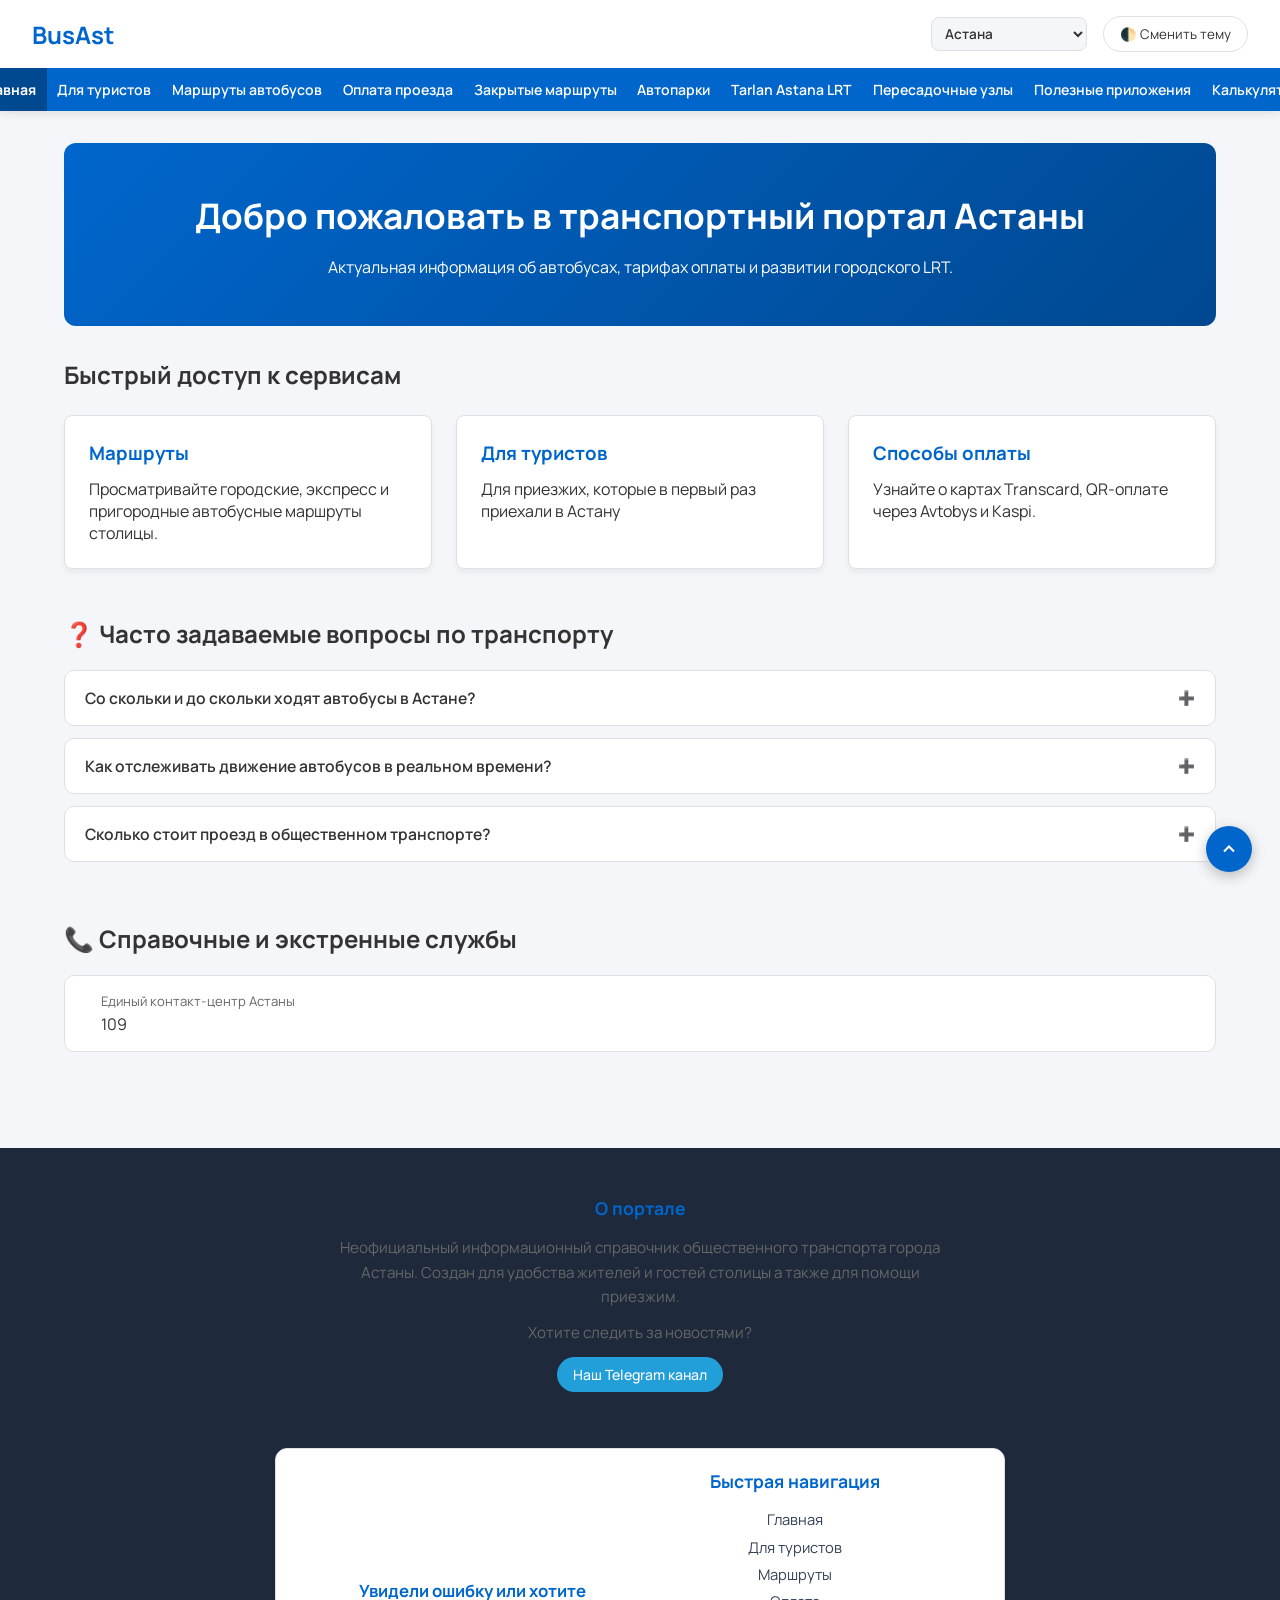
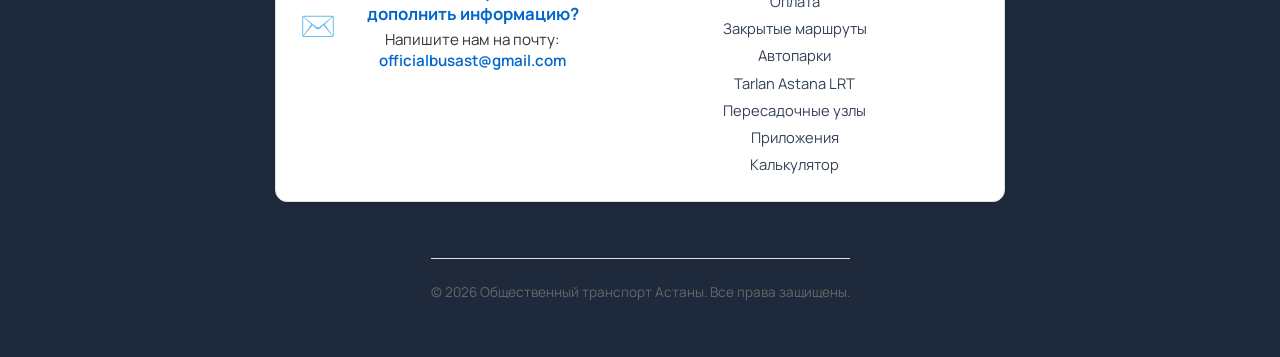
<file: index.html>
<!DOCTYPE html>
<html lang="ru">
<head>
    
<!-- Google tag (gtag.js) -->
<script async src="https://www.googletagmanager.com/gtag/js?id=G-H6PNS1T2KX"></script>
<script>
  window.dataLayer = window.dataLayer || [];
  function gtag(){dataLayer.push(arguments);}
  gtag('js', new Date());

  gtag('config', 'G-H6PNS1T2KX');
</script>

<link rel="manifest" href="manifest.json">
<meta name="theme-color" content="#0284c7">
<meta name="mobile-web-app-capable" content="yes">
<meta name="apple-mobile-web-app-status-bar-style" content="black-translucent">
<meta name="apple-mobile-web-app-title" content="BusAst">

<script>
  if ('serviceWorker' in navigator) {
    window.addEventListener('load', () => {
      navigator.serviceWorker.register('./sw.js')
        .then(reg => console.log('PWA Service Worker зарегистрирован успешно'))
        .catch(err => console.log('Ошибка регистрации PWA:', err));
    });
  }
</script>
    <meta charset="UTF-8">
    <meta name="viewport" content="width=device-width, initial-scale=1.0">
    <title>Автобусы Астаны</title>
    <meta property="og:title" content="Автобусы Астаны">
    <meta property="og:site_name" content="Автобусы Астаны">
    <script type="application/ld+json">
{
  "@context": "https://schema.org",
  "@type": "WebSite",
  "name": "Автобусы Астаны",
  "alternateName": ["BusAst", "busast.kz"],
  "url": "https://busast.kz/"
}
</script>
<link rel="canonical" href="https://busast.kz/">
    <meta name="description" content="Автобусы Астаны. Общественный транспорт Астаны" />
    <link rel="stylesheet" href="style.css">
    <link rel="icon" type="image/png" sizes="32x32" href="png/Gemini_Generated_Image_47ujsf47ujsf47uj.jpg">
    <link rel="icon" type ="image/png" sizes="16x16" href="png/Gemini_Generated_Image_47ujsf47ujsf47uj.jpg">
    <link rel="apple-touch-icon" sizes="180x180" href="png/Gemini_Generated_Image_47ujsf47ujsf47uj.jpg">
    <link rel="shortcut icon" href="png/Gemini_Generated_Image_47ujsf47ujsf47uj.jpg">
</head>
<body id="top">
  <header>
    <div class="header-container">
      <a href="index.html" class="logo">BusAst</a>
      <div class="header-controls">
      <select class="city-select" id="citySelect">
        <option value="astana" selected>Астана</option>
        <option value="almaty">Алматы (скоро)</option>
        <option value="shymkent">Шымкент (скоро)</option>
      </select>
    </div>
      <button class="theme-toggle" onclick="toggleTheme()">🌓 Сменить тему</button>
    </div>
    
  <nav>
      <div class="nav-container">
        <div class="nav-link active" data-href="index.html">Главная</div>
        <div class="nav-link" data-href="tourists.html">Для туристов</div>
        <div class="nav-link" data-href="routes.html">Маршруты автобусов</div>
        <div class="nav-link" data-href="payment.html">Оплата проезда</div>
        <div class="nav-link" data-href="closed.html">Закрытые маршруты</div>
        <div class="nav-link" data-href="parks.html">Автопарки</div>
        <div class="nav-link" data-href="lrt.html">Tarlan Astana LRT</div>
        <div class="nav-link" data-href="hubs.html">Пересадочные узлы</div>
        <div class="nav-link" data-href="apps.html">Полезные приложения</div>
        <div class="nav-link" data-href="calc.html">Калькулятор</div>
        </div>
    </nav>
  </header>

  <main>
    <div class="hero">
      <h1>Добро пожаловать в транспортный портал Астаны</h1>
      <p>Актуальная информация об автобусах, тарифах оплаты и развитии городского LRT.</p>
    </div>

    <h2>Быстрый доступ к сервисам</h2>
    <div class="grid-cards">
      <div class="card">
        <h3>Маршруты </h3>
        <p>Просматривайте городские, экспресс и пригородные автобусные маршруты столицы.</p>
      </div>
      <div class="card">
        <h3>Для туристов</h3>
        <p>Для приезжих, которые в первый раз приехали в Астану</p>
      </div>
      <div class="card">
        <h3>Способы оплаты</h3>
        <p>Узнайте о картах Transcard, QR-оплате через Avtobys и Kaspi.</p>
      </div>
    </div>

<section class="faq-section">
  <h2 class="section-title">❓ Часто задаваемые вопросы по транспорту</h2>
  <div class="faq-accordion">

    <details class="faq-item">
      <summary>Со скольки и до скольки ходят автобусы в Астане?</summary>
      <div class="faq-answer">
        Большинство городских маршрутов работают ежедневно с <strong>06:00 до 23:00</strong>. Интервалы движения в час пик составляют 5–10 минут, в вечернее время — до 15–20 минут.
      </div>
    </details>

    <details class="faq-item">
      <summary>Как отслеживать движение автобусов в реальном времени?</summary>
      <div class="faq-answer">
        Отслеживать движение транспорта в прямом эфире можно через мобильные приложения <strong>2GIS</strong> и <strong>Avtobys</strong>, где отображаются текущие геопозиции автобусов.
      </div>
    </details>

    <details class="faq-item">
      <summary>Сколько стоит проезд в общественном транспорте?</summary>
      <div class="faq-answer">
        Стоимость разового проезда по безналичному расчету (QR, карта Transcard, SMS, Bluetooth) составляет <strong>110 ₸</strong> на городских маршрутах. Проезд для детей до 18 лет — бесплатный при наличии валидации.
      </div>
    </details>

<section class="quick-contacts-section">
  <h2 class="section-title">📞 Справочные и экстренные службы</h2>
  
  <div class="quick-contacts-grid">
    <div class="qc-card">
      <span class="qc-icon"></span>
      <div class="qc-info">
        <span class="qc-label">Единый контакт-центр Астаны</span>
        <span class="phone" data-href="tel:109">109</span>
      </div>
    </div>
    </div>
  </div>
</section>
  </div>
</section>
  </main>
  <footer>
  <div class="footer-container">
    <div class="footer-section">
      <h4>О портале</h4>
      <p>Неофициальный информационный справочник общественного транспорта города Астаны. Создан для удобства жителей и гостей столицы а также для помощи приезжим.</p>
      
      <p style="margin-top: 0.75rem;">Хотите следить за новостями?</p>
      <a href="https://t.me/BusAstOfficial" target="_blank" class="telegram-link">
        Наш Telegram канал
      </a>
    </div>
    <div class="feedback-card">
  <div class="feedback-icon">✉️</div>
  <div class="feedback-content">
    <h4>Увидели ошибку или хотите дополнить информацию?</h4>
    <p>
      Напишите нам на почту: 
      <a href="mailto:officialbusast@gmail.com" class="email-link">officialbusast@gmail.com</a>
    </p>
  </div>

    <div class="footer-section">
      <h4>Быстрая навигация</h4>
      <ul class="footer-nav">
        <div class="footer-links">
        <div class="footer-link" data-href="index.html">Главная</div>
        <div class="footer-link" data-href="tourists.html">Для туристов</div>
        <div class="footer-link" data-href="routes.html">Маршруты</div>
        <div class="footer-link" data-href="payment.html">Оплата</div>
        <div class="footer-link" data-href="closed.html">Закрытые маршруты</div>
        <div class="footer-link" data-href="parks.html">Автопарки</div>
        <div class="footer-link" data-href="lrt.html">Tarlan Astana LRT</div>
        <div class="footer-link" data-href="hubs.html">Пересадочные узлы</div>
        <div class="footer-link" data-href="apps.html">Приложения</div>
        <div class="footer-link" data-href="calc.html">Калькулятор</div>
</div>
      </ul>
    </div>
  </div>
  <div class="footer-bottom">
    <p>&copy; 2026 Общественный транспорт Астаны. Все права защищены.</p>
  </div>
</footer>

  <script>
  
  function applySavedTheme() {
    const savedTheme = localStorage.getItem('theme') || 'light';
    document.documentElement.setAttribute('data-theme', savedTheme);
  }

 
  applySavedTheme();

  
  function toggleTheme() {
    const currentTheme = document.documentElement.getAttribute('data-theme');
    const newTheme = currentTheme === 'dark' ? 'light' : 'dark';
    
    document.documentElement.setAttribute('data-theme', newTheme);
    localStorage.setItem('theme', newTheme); 
  }
</script>
<div class="back-to-top" data-scroll-top title="Наверх">
  <svg width="20" height="20" viewBox="0 0 24 24" fill="none" stroke="currentColor" stroke-width="2.5"><path d="M18 15l-6-6-6 6"/></svg>
</div>
<script>
  document.addEventListener('click', function(e) {
   
    const scrollTopBtn = e.target.closest('[data-scroll-top]');
    if (scrollTopBtn) {
      window.scrollTo({ top: 0, behavior: 'smooth' });
      return;
    }

   
    const target = e.target.closest('[data-href]');
    if (target) {
      const url = target.getAttribute('data-href');
      const isExternal = target.getAttribute('data-target') === '_blank';

      
      if (e.ctrlKey || e.metaKey || e.button === 1) {
        window.open(url, '_blank');
        return;
      }

   
      if (isExternal) {
        window.open(url, '_blank', 'noopener,noreferrer');
      } else {
     
        window.location.href = url;
      }
    }
  });
</script>
</body>
</html>
</file>
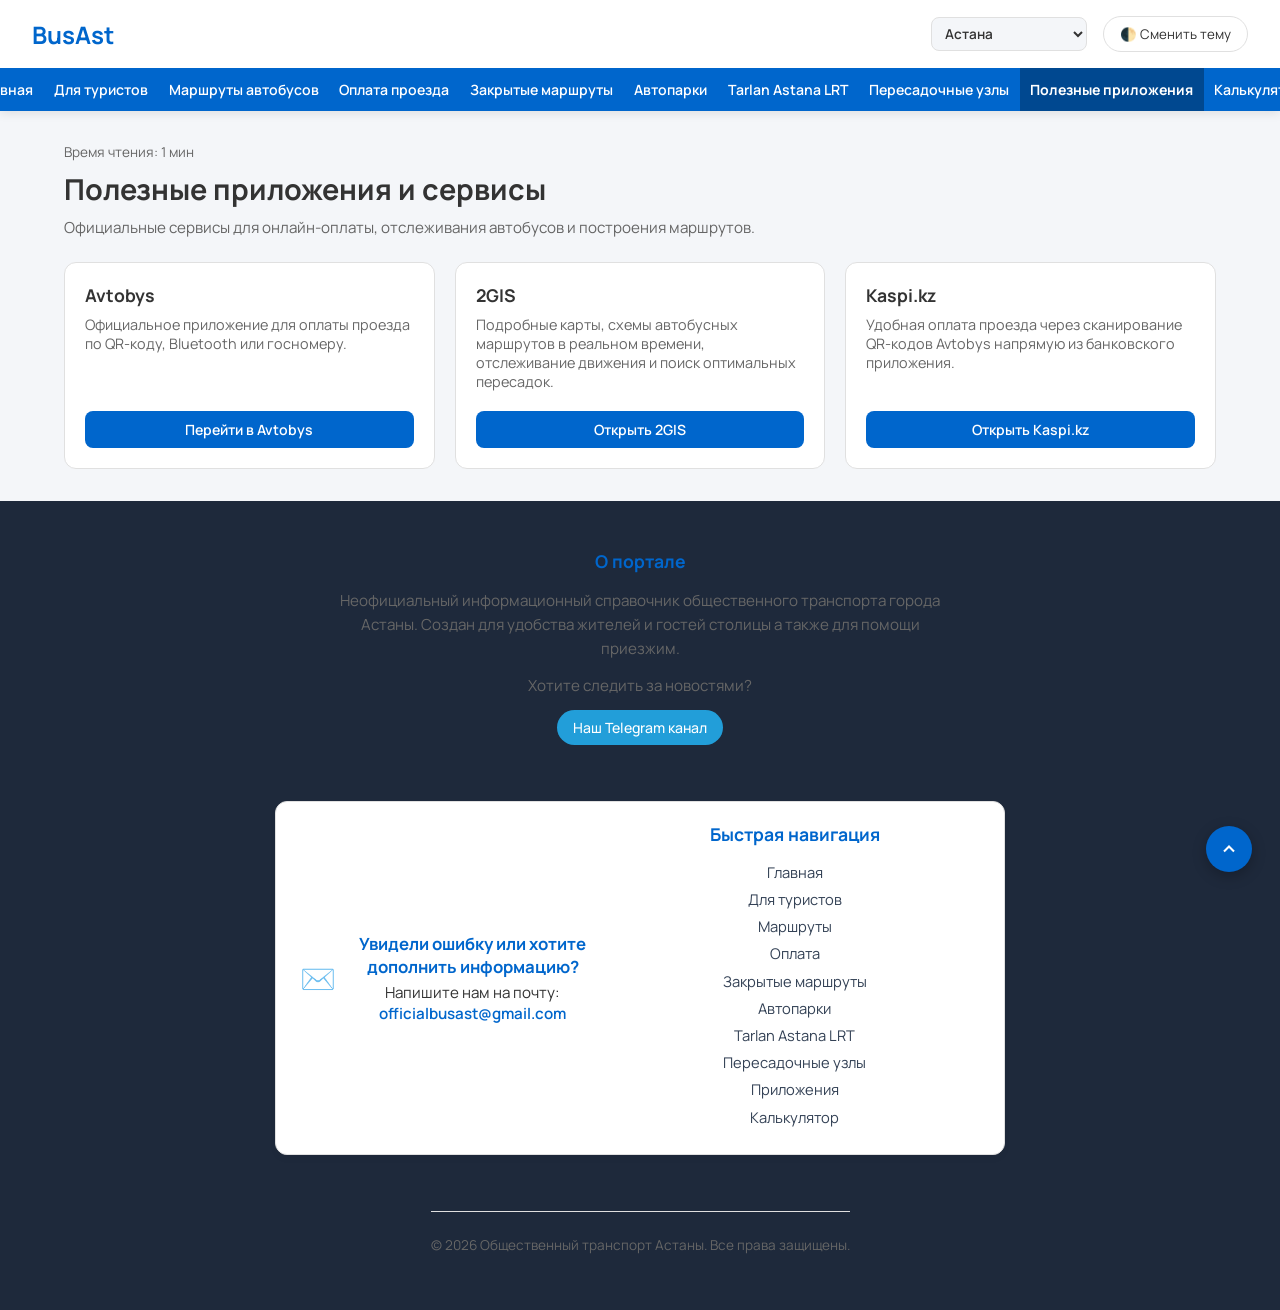
<file: apps.html>
<!DOCTYPE html>
<html lang="ru">
<head>
<!-- Google tag (gtag.js) -->
<script async src="https://www.googletagmanager.com/gtag/js?id=G-H6PNS1T2KX"></script>
<script>
  window.dataLayer = window.dataLayer || [];
  function gtag(){dataLayer.push(arguments);}
  gtag('js', new Date());

  gtag('config', 'G-H6PNS1T2KX');
</script>
<link rel="manifest" href="manifest.json">
<meta name="theme-color" content="#0284c7">
<meta name="mobile-web-app-capable" content="yes">
<meta name="apple-mobile-web-app-status-bar-style" content="black-translucent">
<meta name="apple-mobile-web-app-title" content="BusAst">

<script>
  if ('serviceWorker' in navigator) {
    window.addEventListener('load', () => {
      navigator.serviceWorker.register('./sw.js')
        .then(reg => console.log('PWA Service Worker зарегистрирован успешно'))
        .catch(err => console.log('Ошибка регистрации PWA:', err));
    });
  }
</script>
    <meta charset="UTF-8">
    <meta name="viewport" content="width=device-width, initial-scale=1.0">
    <title>Вокзалы и Аэропорт - Автобусы Астаны</title>
    <link rel="canonical" href="https://busast.kz/tourists.html">
    <meta name="description" content="Автобусы Астаны. Общественный транспорт Астаны" />
    <link rel="stylesheet" href="style.css">
    <link rel="icon" type="image/png" sizes="32x32" href="png/Gemini_Generated_Image_47ujsf47ujsf47uj.jpg">
<link rel="icon" type ="image/png" sizes="16x16" href="png/Gemini_Generated_Image_47ujsf47ujsf47uj.jpg">


<link rel="apple-touch-icon" sizes="180x180" href="png/Gemini_Generated_Image_47ujsf47ujsf47uj.jpg">
<link rel="shortcut icon" href="png/Gemini_Generated_Image_47ujsf47ujsf47uj.jpg">
</head>
<!DOCTYPE html>
<html lang="ru">
<body id="top">

  <header>
    <div class="header-container">
      <a href="index.html" class="logo">BusAst</a>
      <div class="header-controls">
      <select class="city-select" id="citySelect">
        <option value="astana" selected>Астана</option>
        <option value="almaty">Алматы (скоро)</option>
        <option value="shymkent">Шымкент (скоро)</option>
      </select>
    </div>
      <button class="theme-toggle" onclick="toggleTheme()">🌓 Сменить тему</button>
      
    </div>
  <nav>
      <div class="nav-container">
        <div class="nav-link" data-href="index.html">Главная</div>
        <div class="nav-link" data-href="tourists.html">Для туристов</div>
        <div class="nav-link" data-href="routes.html">Маршруты автобусов</div>
        <div class="nav-link" data-href="payment.html">Оплата проезда</div>
        <div class="nav-link" data-href="closed.html">Закрытые маршруты</div>
        <div class="nav-link" data-href="parks.html">Автопарки</div>
        <div class="nav-link" data-href="lrt.html">Tarlan Astana LRT</div>
        <div class="nav-link" data-href="hubs.html">Пересадочные узлы</div>
        <div class="nav-link active" data-href="apps.html">Полезные приложения</div>
        <div class="nav-link" data-href="calc.html">Калькулятор</div>
        </div>
    </nav>
  </header>
  <main class="page-container">
  <span class="reading-time">Время чтения: 1 мин</span>
  <h1 class="page-title">Полезные приложения и сервисы</h1>
  <p class="page-subtitle">Официальные сервисы для онлайн-оплаты, отслеживания автобусов и построения маршрутов.</p>

  <div class="apps-grid">
    <div class="app-card">
      <h3>Avtobys</h3>
      <p>Официальное приложение для оплаты проезда по QR-коду, Bluetooth или госномеру.</p>
      <a href="https://avtobys.kz/" target="_blank" rel="noopener" class="app-link">Перейти в Avtobys</a>
    </div>

    <div class="app-card">
      <h3>2GIS </h3>
      <p>Подробные карты, схемы автобусных маршрутов в реальном времени, отслеживание движения и поиск оптимальных пересадок.</p>
      <a href="https://2gis.kz/astana" target="_blank" rel="noopener" class="app-link">Открыть 2GIS</a>
    </div>

    <div class="app-card">
      <h3>Kaspi.kz</h3>
      <p>Удобная оплата проезда через сканирование QR-кодов Avtobys напрямую из банковского приложения.</p>
      <a href="https://kaspi.kz/" target="_blank" rel="noopener" class="app-link">Открыть Kaspi.kz</a>
    </div>
  </div>
</main>
  <footer>
  <div class="footer-container">
    <div class="footer-section">
      <h4>О портале</h4>
      <p>Неофициальный информационный справочник общественного транспорта города Астаны. Создан для удобства жителей и гостей столицы а также для помощи приезжим.</p>
      
      
      <p style="margin-top: 0.75rem;">Хотите следить за новостями?</p>
      <a href="https://t.me/BusAstOfficial" target="_blank" class="telegram-link">
        Наш Telegram канал
      </a>
    </div>
    <div class="feedback-card">
  <div class="feedback-icon">✉️</div>
  <div class="feedback-content">
    <h4>Увидели ошибку или хотите дополнить информацию?</h4>
    <p>
      Напишите нам на почту: 
      <a href="mailto:officialbusast@gmail.com" class="email-link">officialbusast@gmail.com</a>
    </p>
  </div>

     <div class="footer-section">
      <h4>Быстрая навигация</h4>
      <ul class="footer-nav">
        <div class="footer-links">
        <div class="footer-link" data-href="index.html">Главная</div>
        <div class="footer-link" data-href="tourists.html">Для туристов</div>
        <div class="footer-link" data-href="routes.html">Маршруты</div>
        <div class="footer-link" data-href="payment.html">Оплата</div>
        <div class="footer-link" data-href="closed.html">Закрытые маршруты</div>
        <div class="footer-link" data-href="parks.html">Автопарки</div>
        <div class="footer-link" data-href="lrt.html">Tarlan Astana LRT</div>
        <div class="footer-link" data-href="hubs.html">Пересадочные узлы</div>
        <div class="footer-link" data-href="apps.html">Приложения</div>
        <div class="footer-link" data-href="calc.html">Калькулятор</div>
      </ul>
    </div>
  </div>
  <div class="footer-bottom">
    <p>&copy; 2026 Общественный транспорт Астаны. Все права защищены.</p>
  </div>
</footer>

  <script>
    function applySavedTheme() {
      const savedTheme = localStorage.getItem('theme') || 'light';
      document.documentElement.setAttribute('data-theme', savedTheme);
    }
    applySavedTheme();

    function toggleTheme() {
      const currentTheme = document.documentElement.getAttribute('data-theme');
      const newTheme = currentTheme === 'dark' ? 'light' : 'dark';
      document.documentElement.setAttribute('data-theme', newTheme);
      localStorage.setItem('theme', newTheme);
    }
  </script>
 <div class="back-to-top" data-scroll-top title="Наверх">
  <svg width="20" height="20" viewBox="0 0 24 24" fill="none" stroke="currentColor" stroke-width="2.5"><path d="M18 15l-6-6-6 6"/></svg>
</div>
<script>
  document.addEventListener('click', function(e) {
   
    const scrollTopBtn = e.target.closest('[data-scroll-top]');
    if (scrollTopBtn) {
      window.scrollTo({ top: 0, behavior: 'smooth' });
      return;
    }

   
    const target = e.target.closest('[data-href]');
    if (target) {
      const url = target.getAttribute('data-href');
      const isExternal = target.getAttribute('data-target') === '_blank';

      
      if (e.ctrlKey || e.metaKey || e.button === 1) {
        window.open(url, '_blank');
        return;
      }

   
      if (isExternal) {
        window.open(url, '_blank', 'noopener,noreferrer');
      } else {
     
        window.location.href = url;
      }
    }
  });
</script>
</body>
</html>
</file>
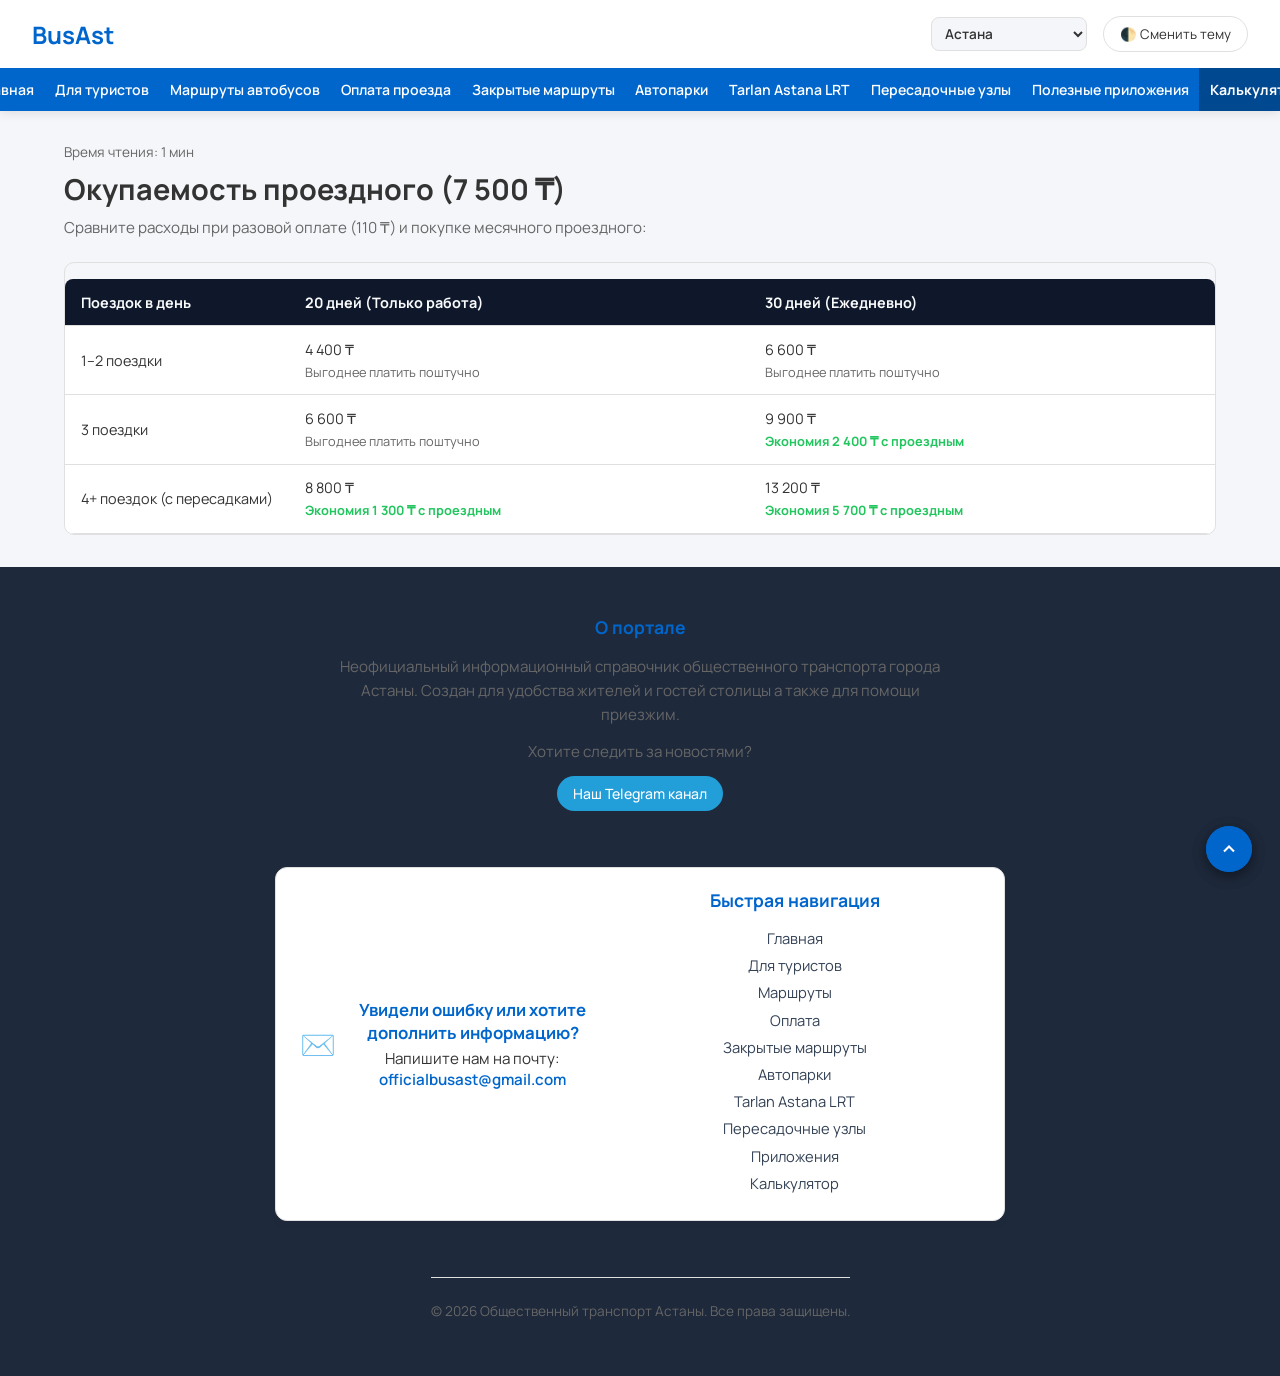
<file: calc.html>
<!DOCTYPE html>
<html lang="ru">
<head>
<!-- Google tag (gtag.js) -->
<script async src="https://www.googletagmanager.com/gtag/js?id=G-H6PNS1T2KX"></script>
<script>
  window.dataLayer = window.dataLayer || [];
  function gtag(){dataLayer.push(arguments);}
  gtag('js', new Date());

  gtag('config', 'G-H6PNS1T2KX');
</script>
<link rel="manifest" href="manifest.json">
<meta name="theme-color" content="#0284c7">
<meta name="mobile-web-app-capable" content="yes">
<meta name="apple-mobile-web-app-status-bar-style" content="black-translucent">
<meta name="apple-mobile-web-app-title" content="BusAst">

<script>
  if ('serviceWorker' in navigator) {
    window.addEventListener('load', () => {
      navigator.serviceWorker.register('./sw.js')
        .then(reg => console.log('PWA Service Worker зарегистрирован успешно'))
        .catch(err => console.log('Ошибка регистрации PWA:', err));
    });
  }
</script>
    <meta charset="UTF-8">
    <meta name="viewport" content="width=device-width, initial-scale=1.0">
    <title>Вокзалы и Аэропорт - Автобусы Астаны</title>
    <link rel="canonical" href="https://busast.kz/tourists.html">
    <meta name="description" content="Автобусы Астаны. Общественный транспорт Астаны" />
    <link rel="stylesheet" href="style.css">
    <link rel="icon" type="image/png" sizes="32x32" href="png/Gemini_Generated_Image_47ujsf47ujsf47uj.jpg">
<link rel="icon" type ="image/png" sizes="16x16" href="png/Gemini_Generated_Image_47ujsf47ujsf47uj.jpg">


<link rel="apple-touch-icon" sizes="180x180" href="png/Gemini_Generated_Image_47ujsf47ujsf47uj.jpg">
<link rel="shortcut icon" href="png/Gemini_Generated_Image_47ujsf47ujsf47uj.jpg">
</head>
<!DOCTYPE html>
<html lang="ru">
<body id="top">

  <header>
    <div class="header-container">
      <a href="index.html" class="logo">BusAst</a>
      <div class="header-controls">
      <select class="city-select" id="citySelect">
        <option value="astana" selected>Астана</option>
        <option value="almaty">Алматы (скоро)</option>
        <option value="shymkent">Шымкент (скоро)</option>
      </select>
    </div>
      <button class="theme-toggle" onclick="toggleTheme()">🌓 Сменить тему</button>  
    </div>
  <nav>
      <div class="nav-container">
        <div class="nav-link" data-href="index.html">Главная</div>
        <div class="nav-link" data-href="tourists.html">Для туристов</div>
        <div class="nav-link" data-href="routes.html">Маршруты автобусов</div>
        <div class="nav-link" data-href="payment.html">Оплата проезда</div>
        <div class="nav-link" data-href="closed.html">Закрытые маршруты</div>
        <div class="nav-link" data-href="parks.html">Автопарки</div>
        <div class="nav-link" data-href="lrt.html">Tarlan Astana LRT</div>
        <div class="nav-link" data-href="hubs.html">Пересадочные узлы</div>
        <div class="nav-link" data-href="apps.html">Полезные приложения</div>
        <div class="nav-link active" data-href="calc.html">Калькулятор</div>
        </div>
    </nav>
  </header>
  <main class="page-container">
  <span class="reading-time">Время чтения: 1 мин</span>
  <h1 class="page-title">Окупаемость проездного (7 500 ₸)</h1>
  <p class="page-subtitle">Сравните расходы при разовой оплате (110 ₸) и покупке месячного проездного:</p>

  <div class="table-container">
    <table class="calc-table">
      <thead>
        <tr>
          <th>Поездок в день</th>
          <th>20 дней (Только работа)</th>
          <th>30 дней (Ежедневно)</th>
        </tr>
      </thead>
      <tbody>
        <tr>
          <td>1–2 поездки</td>
          <td>4 400 ₸ <span class="badge-no">Выгоднее платить поштучно</span></td>
          <td>6 600 ₸ <span class="badge-no">Выгоднее платить поштучно</span></td>
        </tr>
        <tr>
          <td>3 поездки</td>
          <td>6 600 ₸ <span class="badge-no">Выгоднее платить поштучно</span></td>
          <td>9 900 ₸ <span class="badge-yes">Экономия 2 400 ₸ с проездным</span></td>
        </tr>
        <tr>
          <td>4+ поездок (с пересадками)</td>
          <td>8 800 ₸ <span class="badge-yes">Экономия 1 300 ₸ с проездным</span></td>
          <td>13 200 ₸ <span class="badge-yes">Экономия 5 700 ₸ с проездным</span></td>
        </tr>
      </tbody>
    </table>
  </div>
</main>
  <footer>
  <div class="footer-container">
    <div class="footer-section">
      <h4>О портале</h4>
      <p>Неофициальный информационный справочник общественного транспорта города Астаны. Создан для удобства жителей и гостей столицы а также для помощи приезжим.</p>
      
      
      <p style="margin-top: 0.75rem;">Хотите следить за новостями?</p>
      <a href="https://t.me/BusAstOfficial" target="_blank" class="telegram-link">
        Наш Telegram канал
      </a>
    </div>
    <div class="feedback-card">
  <div class="feedback-icon">✉️</div>
  <div class="feedback-content">
    <h4>Увидели ошибку или хотите дополнить информацию?</h4>
    <p>
      Напишите нам на почту: 
      <a href="mailto:officialbusast@gmail.com" class="email-link">officialbusast@gmail.com</a>
    </p>
  </div>

   <div class="footer-section">
      <h4>Быстрая навигация</h4>
      <ul class="footer-nav">
        <div class="footer-links">
        <div class="footer-link" data-href="index.html">Главная</div>
        <div class="footer-link" data-href="tourists.html">Для туристов</div>
        <div class="footer-link" data-href="routes.html">Маршруты</div>
        <div class="footer-link" data-href="payment.html">Оплата</div>
        <div class="footer-link" data-href="closed.html">Закрытые маршруты</div>
        <div class="footer-link" data-href="parks.html">Автопарки</div>
        <div class="footer-link" data-href="lrt.html">Tarlan Astana LRT</div>
        <div class="footer-link" data-href="hubs.html">Пересадочные узлы</div>
        <div class="footer-link" data-href="apps.html">Приложения</div>
        <div class="footer-link" data-href="calc.html">Калькулятор</div>
      </ul>
    </div>
  </div>
  <div class="footer-bottom">
    <p>&copy; 2026 Общественный транспорт Астаны. Все права защищены.</p>
  </div>
</footer>

  <script>
    function applySavedTheme() {
      const savedTheme = localStorage.getItem('theme') || 'light';
      document.documentElement.setAttribute('data-theme', savedTheme);
    }
    applySavedTheme();

    function toggleTheme() {
      const currentTheme = document.documentElement.getAttribute('data-theme');
      const newTheme = currentTheme === 'dark' ? 'light' : 'dark';
      document.documentElement.setAttribute('data-theme', newTheme);
      localStorage.setItem('theme', newTheme);
    }
  </script>
  <a href="#top" class="back-to-top" title="Вернуться наверх" aria-label="Вернуться наверх">
  <svg width="20" height="20" viewBox="0 0 24 24" fill="none" stroke="currentColor" stroke-width="2.5" stroke-linecap="round" stroke-linejoin="round">
    <path d="M18 15l-6-6-6 6"/>
  </svg>
</a>
<div class="back-to-top" data-scroll-top title="Наверх">
  <svg width="20" height="20" viewBox="0 0 24 24" fill="none" stroke="currentColor" stroke-width="2.5"><path d="M18 15l-6-6-6 6"/></svg>
</div>
<script>
  document.addEventListener('click', function(e) {
   
    const scrollTopBtn = e.target.closest('[data-scroll-top]');
    if (scrollTopBtn) {
      window.scrollTo({ top: 0, behavior: 'smooth' });
      return;
    }

   
    const target = e.target.closest('[data-href]');
    if (target) {
      const url = target.getAttribute('data-href');
      const isExternal = target.getAttribute('data-target') === '_blank';

      
      if (e.ctrlKey || e.metaKey || e.button === 1) {
        window.open(url, '_blank');
        return;
      }

   
      if (isExternal) {
        window.open(url, '_blank', 'noopener,noreferrer');
      } else {
     
        window.location.href = url;
      }
    }
  });
</script>
<script>
  document.addEventListener('click', function(e) {

    const scrollTopBtn = e.target.closest('[data-scroll-top]');
    if (scrollTopBtn) {
      window.scrollTo({ top: 0, behavior: 'smooth' });
      return;
    }

  
    const target = e.target.closest('[data-href]');
    if (target) {
      const url = target.getAttribute('data-href');
      const isExternal = target.getAttribute('data-target') === '_blank';

      if (e.ctrlKey || e.metaKey || e.button === 1) {
        window.open(url, '_blank');
        return;
      }

      if (isExternal) {
        window.open(url, '_blank', 'noopener,noreferrer');
      } else {
        window.location.href = url;
      }
    }
  });
</script>
</body>
</body>
</html>
</file>
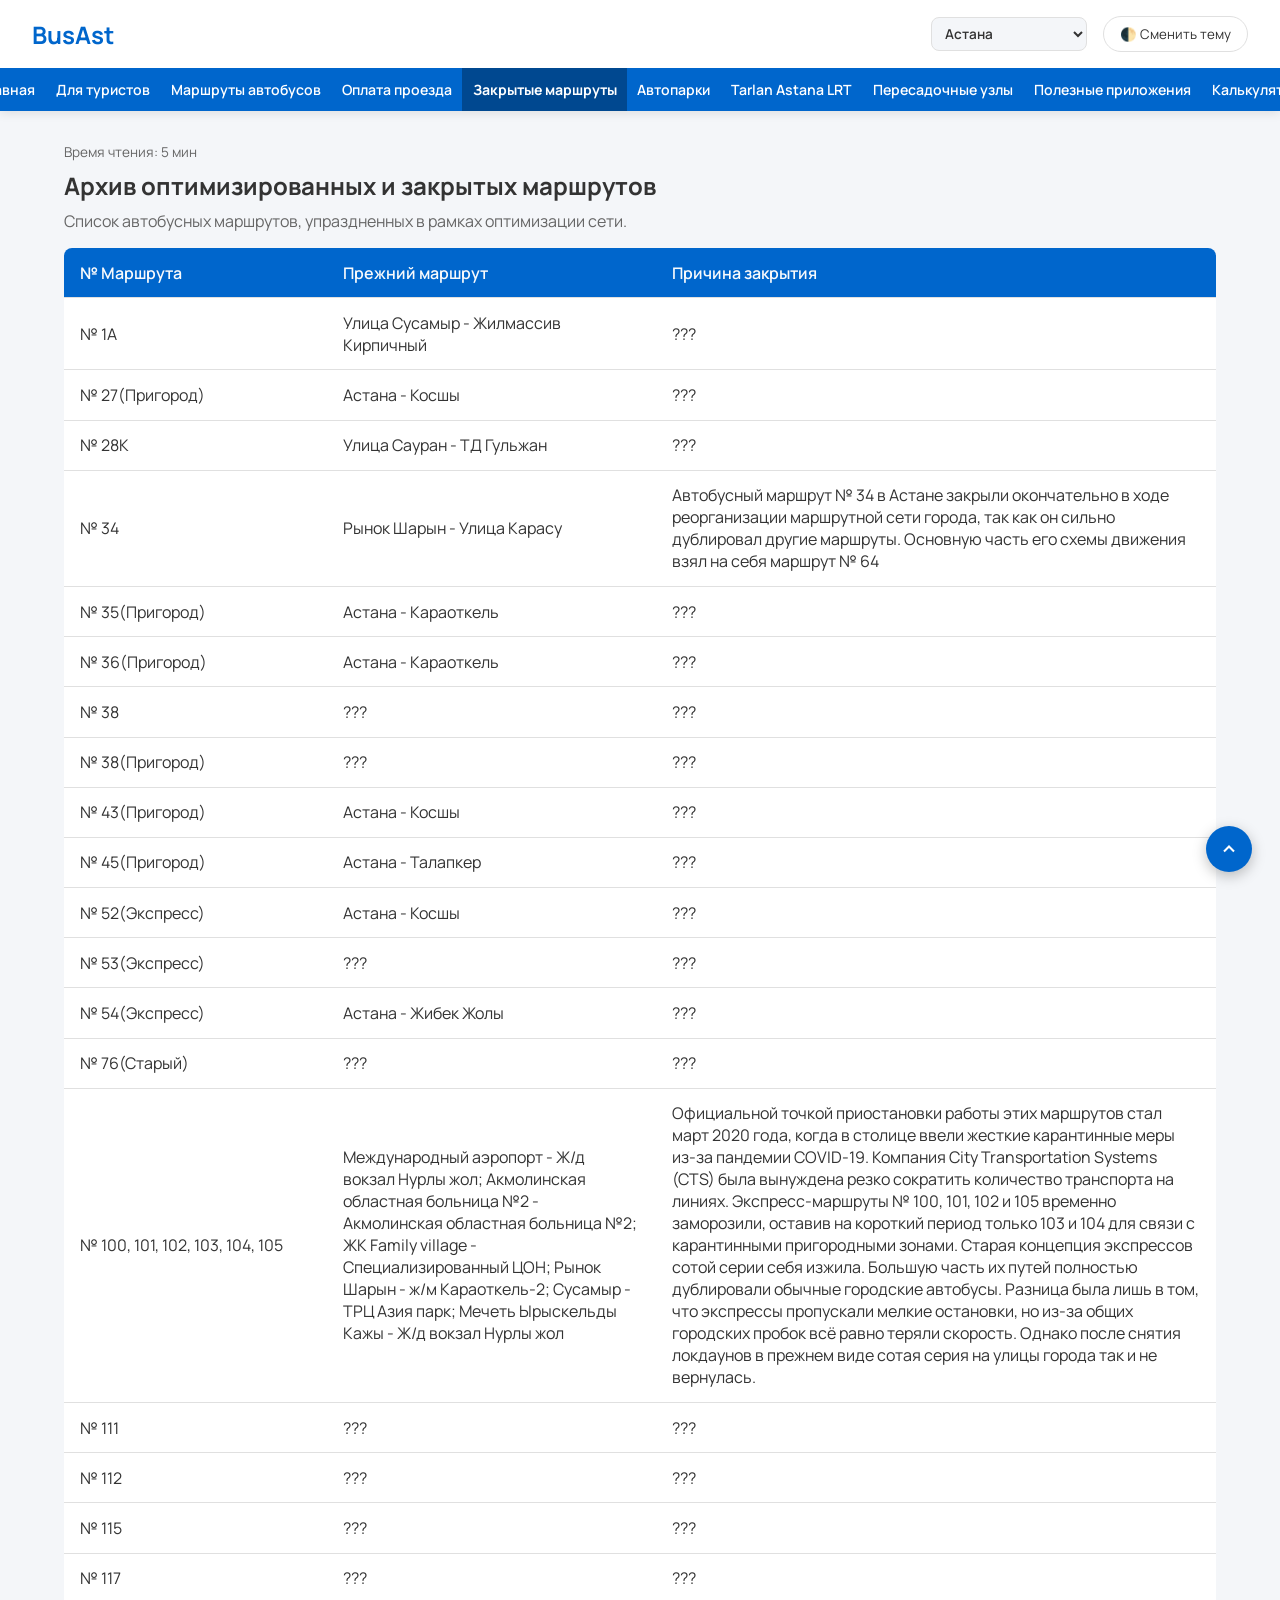
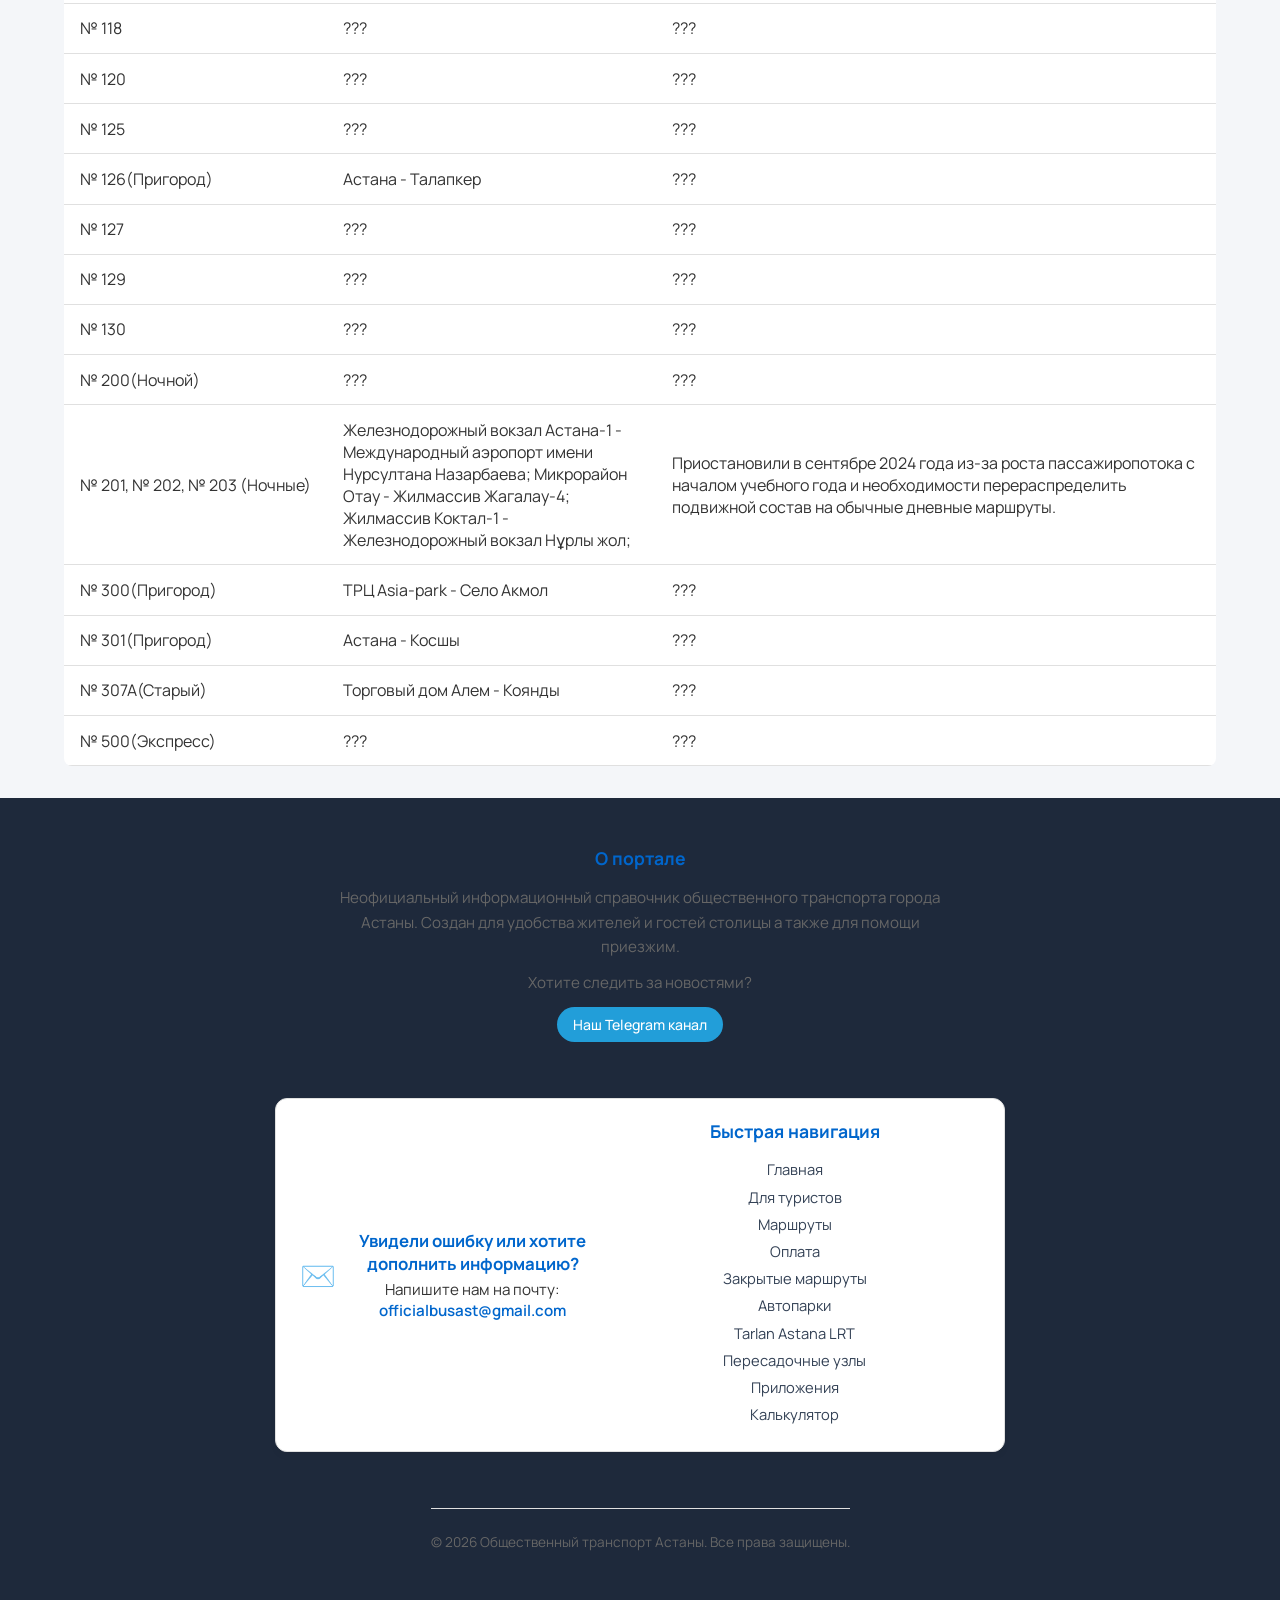
<file: closed.html>
<!DOCTYPE html>
<html lang="ru">
<head>
<!-- Google tag (gtag.js) -->
<script async src="https://www.googletagmanager.com/gtag/js?id=G-H6PNS1T2KX"></script>
<script>
  window.dataLayer = window.dataLayer || [];
  function gtag(){dataLayer.push(arguments);}
  gtag('js', new Date());

  gtag('config', 'G-H6PNS1T2KX');
</script>
<link rel="manifest" href="manifest.json">
<meta name="theme-color" content="#0284c7">
<meta name="mobile-web-app-capable" content="yes">
<meta name="apple-mobile-web-app-status-bar-style" content="black-translucent">
<meta name="apple-mobile-web-app-title" content="BusAst">

<script>
  if ('serviceWorker' in navigator) {
    window.addEventListener('load', () => {
      navigator.serviceWorker.register('./sw.js')
        .then(reg => console.log('PWA Service Worker зарегистрирован успешно'))
        .catch(err => console.log('Ошибка регистрации PWA:', err));
    });
  }
</script>
    <meta charset="UTF-8">
    <meta name="viewport" content="width=device-width, initial-scale=1.0">
    <title>Закрытые маршруты - Автобусы Астаны</title>
    <link rel="canonical" href="https://busast.kz/closed.html">
    <link rel="stylesheet" href="style.css">
    <link rel="icon" type="image/png" sizes="32x32" href="png/Gemini_Generated_Image_47ujsf47ujsf47uj.jpg">
<link rel="icon" type ="image/png" sizes="16x16" href="png/Gemini_Generated_Image_47ujsf47ujsf47uj.jpg">


<link rel="apple-touch-icon" sizes="180x180" href="png/Gemini_Generated_Image_47ujsf47ujsf47uj.jpg">
<link rel="shortcut icon" href="png/Gemini_Generated_Image_47ujsf47ujsf47uj.jpg">
</head>

<body id="top">
  <header>
    <div class="header-container">
      <a href="index.html" class="logo">BusAst</a>
      <div class="header-controls">
      <select class="city-select" id="citySelect">
        <option value="astana" selected>Астана</option>
        <option value="almaty">Алматы (скоро)</option>
        <option value="shymkent">Шымкент (скоро)</option>
      </select>
    </div>
      <button class="theme-toggle" onclick="toggleTheme()">🌓 Сменить тему</button>
      
    </div>
  <nav>
      <div class="nav-container">
        <div class="nav-link" data-href="index.html">Главная</div>
        <div class="nav-link" data-href="tourists.html">Для туристов</div>
        <div class="nav-link" data-href="routes.html">Маршруты автобусов</div>
        <div class="nav-link" data-href="payment.html">Оплата проезда</div>
        <div class="nav-link active" data-href="closed.html">Закрытые маршруты</div>
        <div class="nav-link" data-href="parks.html">Автопарки</div>
        <div class="nav-link" data-href="lrt.html">Tarlan Astana LRT</div>
        <div class="nav-link" data-href="hubs.html">Пересадочные узлы</div>
        <div class="nav-link" data-href="apps.html">Полезные приложения</div>
        <div class="nav-link" data-href="calc.html">Калькулятор</div>
        </div>
    </nav>
  </header>

  <main>
    <span class="reading-time">Время чтения: 5 мин</span>
    <h2>Архив оптимизированных и закрытых маршрутов</h2>
    <p style="margin-top:0.5rem; color:var(--text-muted);">Список автобусных маршрутов, упраздненных в рамках оптимизации сети.</p>
    <table>
      <thead>
        <tr>
          <th>№ Маршрута</th>
          <th>Прежний маршрут</th>
          <th>Причина закрытия</th>
        </tr>
      </thead>
      <tbody>
        <tr>
          <td>№ 1A</td>
          <td>Улица Сусамыр - Жилмассив Кирпичный</td>
          <td>???</td>
        </tr>
        <tr>
          <td>№ 27(Пригород)</td>
          <td>Астана - Косшы</td>
          <td>???</td>
        </tr>
        <tr>
          <td>№ 28К</td>
          <td>Улица Сауран - ТД Гульжан</td>
          <td>???</td>
        </tr>
        <tr>
          <td>№ 34</td>
          <td>Рынок Шарын - Улица Карасу</td>
          <td>Автобусный маршрут № 34 в Астане закрыли окончательно в ходе реорганизации маршрутной сети города, так как он сильно дублировал другие маршруты. Основную часть его схемы движения взял на себя маршрут № 64</td>
        </tr>
        <tr>
          <td>№ 35(Пригород)</td>
          <td>Астана - Караоткель</td>
          <td>???</td>
        </tr>
        <tr>
          <td>№ 36(Пригород)</td>
          <td>Астана - Караоткель</td>
          <td>???</td>
        </tr>
        <tr>
          <td>№ 38</td>
          <td>???</td>
          <td>???</td>
        </tr>
        <tr>
          <td>№ 38(Пригород)</td>
          <td>???</td>
          <td>???</td>
        </tr>
        <tr>
          <td>№ 43(Пригород)</td>
          <td>Астана - Косшы</td>
          <td>???</td>
        </tr>
        <tr>
          <td>№ 45(Пригород)</td>
          <td>Астана - Талапкер</td>
          <td>???</td>
        </tr>
        <tr>
          <td>№ 52(Экспресс)</td>
          <td>Астана - Косшы</td>
          <td>???</td>
        </tr>
        <tr>
          <td>№ 53(Экспресс)</td>
          <td>???</td>
          <td>???</td>
        </tr>
        <tr>
          <td>№ 54(Экспресс)</td>
          <td>Астана - Жибек Жолы</td>
          <td>???</td>
        </tr>
        <tr>
          <td>№ 76(Старый)</td>
          <td>???</td>
          <td>???</td>
        </tr>
        <tr>
          <td>№ 100, 101, 102, 103, 104, 105</td>
          <td>Международный аэропорт - Ж/д вокзал Нурлы жол; Акмолинская областная больница №2 - Акмолинская областная больница №2; ЖК Family village - Специализированный ЦОН; Рынок Шарын - ж/м Караоткель-2; Сусамыр - ТРЦ Азия парк; Мечеть Ырыскельды Кажы - Ж/д вокзал Нурлы жол</td>
          <td>Официальной точкой приостановки работы этих маршрутов стал март 2020 года, когда в столице ввели жесткие карантинные меры из-за пандемии COVID-19.
            Компания City Transportation Systems (CTS) была вынуждена резко сократить количество транспорта на линиях. Экспресс-маршруты № 100, 101, 102 и 105 временно заморозили, оставив на короткий период только 103 и 104 для связи с карантинными пригородными зонами. Старая концепция экспрессов сотой серии себя изжила. Большую часть их путей полностью дублировали обычные городские автобусы. Разница была лишь в том, что экспрессы пропускали мелкие остановки, но из-за общих городских пробок всё равно теряли скорость. Однако после снятия локдаунов в прежнем виде сотая серия на улицы города так и не вернулась.</td>
        </tr>
        <tr>
          <td>№ 111</td>
          <td>???</td>
          <td>???</td>
        </tr>
        <tr>
          <td>№ 112</td>
          <td>???</td>
          <td>???</td>
        </tr>
        <tr>
          <td>№ 115</td>
          <td>???</td>
          <td>???</td>
        </tr>
        <tr>
          <td>№ 117</td>
          <td>???</td>
          <td>???</td>
        </tr>
        <tr>
          <td>№ 118</td>
          <td>???</td>
          <td>???</td>
        </tr>
        <tr>
          <td>№ 120</td>
          <td>???</td>
          <td>???</td>
        </tr>
        <tr>
          <td>№ 125</td>
          <td>???</td>
          <td>???</td>
        </tr>
        <tr>
          <td>№ 126(Пригород)</td>
          <td>Астана - Талапкер</td>
          <td>???</td>
        </tr>
        <tr>
          <td>№ 127</td>
          <td>???</td>
          <td>???</td>
        </tr>
        <tr>
          <td>№ 129</td>
          <td>???</td>
          <td>???</td>
        </tr>
        <tr>
          <td>№ 130</td>
          <td>???</td>
          <td>???</td>
        </tr>
        <tr>
          <td>№ 200(Ночной)</td>
          <td>???</td>
          <td>???</td>
        </tr>
        <tr>
          <td>№ 201, 
              № 202,
              № 203 (Ночные) 
          </td>
          <td>Железнодорожный вокзал Астана-1 - Международный аэропорт имени Нурсултана Назарбаева;
              Микрорайон Отау - Жилмассив Жагалау-4;
              Жилмассив Коктал-1 - Железнодорожный вокзал Нұрлы жол;
          </td>
          <td>Приостановили в сентябре 2024 года из-за роста пассажиропотока с началом учебного года и необходимости перераспределить подвижной состав на обычные дневные маршруты.</td>
        </tr>
        <tr>
          <td>№ 300(Пригород)</td>
          <td>ТРЦ Asia-park - Село Акмол</td>
          <td>???</td>
        </tr>
        <tr>
          <td>№ 301(Пригород)</td>
          <td>Астана - Косшы</td>
          <td>???</td>
        </tr>
        <tr>
          <td>№ 307А(Старый)</td>
          <td>Торговый дом Алем - Коянды</td>
          <td>???</td>
        </tr>
        <tr>
          <td>№ 500(Экспресс)</td>
          <td>???</td>
          <td>???</td>
        </tr>
      </tbody>
    </table>
  </main>

  <footer>
  <div class="footer-container">
    <div class="footer-section">
      <h4>О портале</h4>
      <p>Неофициальный информационный справочник общественного транспорта города Астаны. Создан для удобства жителей и гостей столицы а также для помощи приезжим.</p>
      
      
      <p style="margin-top: 0.75rem;">Хотите следить за новостями?</p>
      <a href="https://t.me/BusAstOfficial" target="_blank" class="telegram-link">
        Наш Telegram канал
      </a>
    </div>
    <div class="feedback-card">
  <div class="feedback-icon">✉️</div>
  <div class="feedback-content">
    <h4>Увидели ошибку или хотите дополнить информацию?</h4>
    <p>
      Напишите нам на почту: 
      <a href="mailto:officialbusast@gmail.com" class="email-link">officialbusast@gmail.com</a>
    </p>
  </div>

     <div class="footer-section">
      <h4>Быстрая навигация</h4>
      <ul class="footer-nav">
        <div class="footer-links">
        <div class="footer-link" data-href="index.html">Главная</div>
        <div class="footer-link" data-href="tourists.html">Для туристов</div>
        <div class="footer-link" data-href="routes.html">Маршруты</div>
        <div class="footer-link" data-href="payment.html">Оплата</div>
        <div class="footer-link" data-href="closed.html">Закрытые маршруты</div>
        <div class="footer-link" data-href="parks.html">Автопарки</div>
        <div class="footer-link" data-href="lrt.html">Tarlan Astana LRT</div>
        <div class="footer-link" data-href="hubs.html">Пересадочные узлы</div>
        <div class="footer-link" data-href="apps.html">Приложения</div>
        <div class="footer-link" data-href="calc.html">Калькулятор</div>
      </ul>
    </div>
  </div>
  <div class="footer-bottom">
    <p>&copy; 2026 Общественный транспорт Астаны. Все права защищены.</p>
  </div>
</footer>

  <script>
  
  function applySavedTheme() {
    const savedTheme = localStorage.getItem('theme') || 'light';
    document.documentElement.setAttribute('data-theme', savedTheme);
  }

  
  applySavedTheme();

  
  function toggleTheme() {
    const currentTheme = document.documentElement.getAttribute('data-theme');
    const newTheme = currentTheme === 'dark' ? 'light' : 'dark';
    
    document.documentElement.setAttribute('data-theme', newTheme);
    localStorage.setItem('theme', newTheme); 
  }
</script>
<div class="back-to-top" data-scroll-top title="Наверх">
  <svg width="20" height="20" viewBox="0 0 24 24" fill="none" stroke="currentColor" stroke-width="2.5"><path d="M18 15l-6-6-6 6"/></svg>
</div>
<script>
  document.addEventListener('click', function(e) {
   
    const scrollTopBtn = e.target.closest('[data-scroll-top]');
    if (scrollTopBtn) {
      window.scrollTo({ top: 0, behavior: 'smooth' });
      return;
    }

   
    const target = e.target.closest('[data-href]');
    if (target) {
      const url = target.getAttribute('data-href');
      const isExternal = target.getAttribute('data-target') === '_blank';

      
      if (e.ctrlKey || e.metaKey || e.button === 1) {
        window.open(url, '_blank');
        return;
      }

   
      if (isExternal) {
        window.open(url, '_blank', 'noopener,noreferrer');
      } else {
     
        window.location.href = url;
      }
    }
  });
</script>
</body>
</html>
</file>
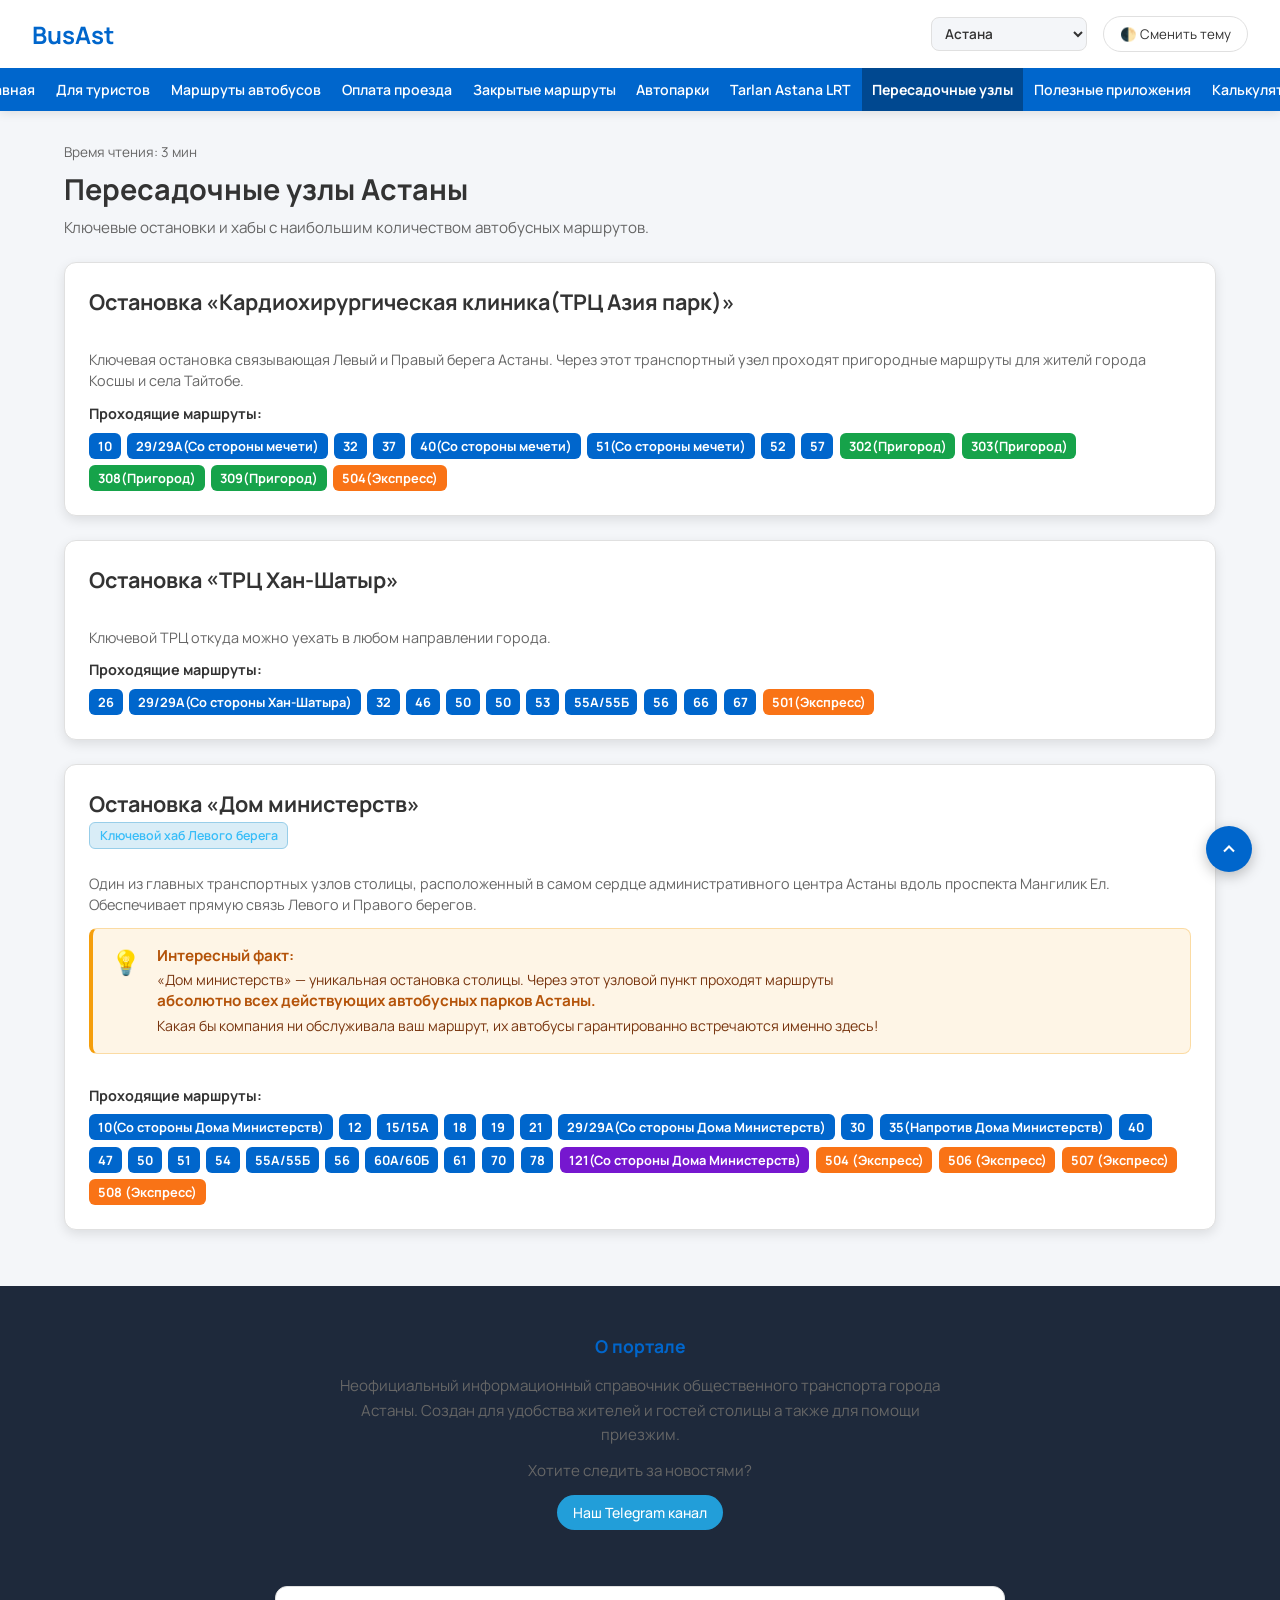
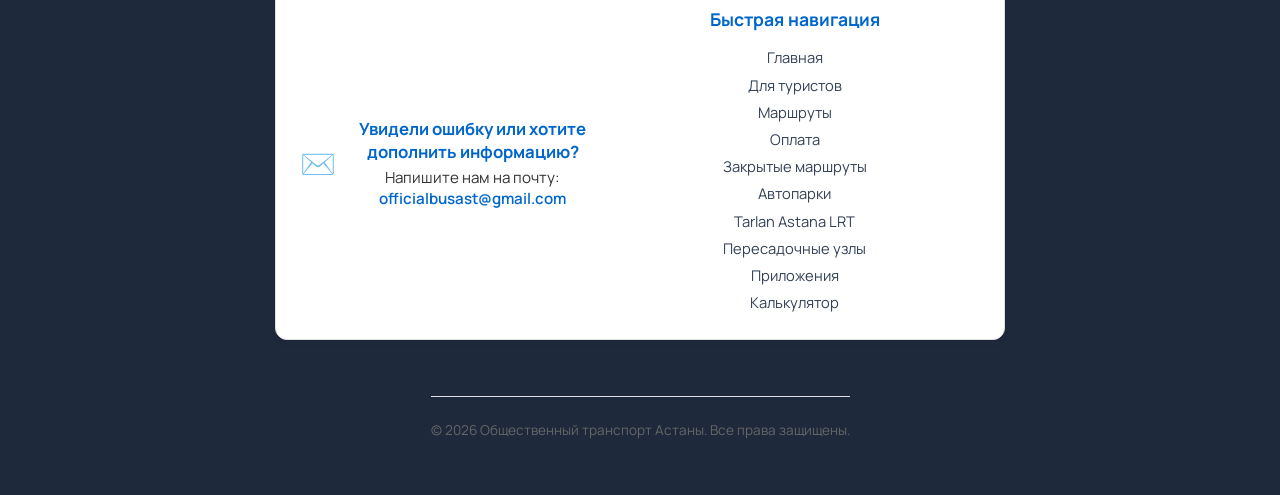
<file: hubs.html>
<!DOCTYPE html>
<html lang="ru">
<head>
<!-- Google tag (gtag.js) -->
<script async src="https://www.googletagmanager.com/gtag/js?id=G-H6PNS1T2KX"></script>
<script>
  window.dataLayer = window.dataLayer || [];
  function gtag(){dataLayer.push(arguments);}
  gtag('js', new Date());

  gtag('config', 'G-H6PNS1T2KX');
</script>
<link rel="manifest" href="manifest.json">
<meta name="theme-color" content="#0284c7">
<meta name="mobile-web-app-capable" content="yes">
<meta name="apple-mobile-web-app-status-bar-style" content="black-translucent">
<meta name="apple-mobile-web-app-title" content="BusAst">

<script>
  if ('serviceWorker' in navigator) {
    window.addEventListener('load', () => {
      navigator.serviceWorker.register('./sw.js')
        .then(reg => console.log('PWA Service Worker зарегистрирован успешно'))
        .catch(err => console.log('Ошибка регистрации PWA:', err));
    });
  }
</script>
    <meta charset="UTF-8">
    <meta name="viewport" content="width=device-width, initial-scale=1.0">
    <title>Вокзалы и Аэропорт - Автобусы Астаны</title>
    <link rel="canonical" href="https://busast.kz/tourists.html">
    <meta name="description" content="Автобусы Астаны. Общественный транспорт Астаны" />
    <link rel="stylesheet" href="style.css">
    <link rel="icon" type="image/png" sizes="32x32" href="png/Gemini_Generated_Image_47ujsf47ujsf47uj.jpg">
<link rel="icon" type ="image/png" sizes="16x16" href="png/Gemini_Generated_Image_47ujsf47ujsf47uj.jpg">


<link rel="apple-touch-icon" sizes="180x180" href="png/Gemini_Generated_Image_47ujsf47ujsf47uj.jpg">
<link rel="shortcut icon" href="png/Gemini_Generated_Image_47ujsf47ujsf47uj.jpg">
</head>
<!DOCTYPE html>
<html lang="ru">
<body id="top">
  <header>
    <div class="header-container">
      <a href="index.html" class="logo">BusAst</a>
      <div class="header-controls">
      <select class="city-select" id="citySelect">
        <option value="astana" selected>Астана</option>
        <option value="almaty">Алматы (скоро)</option>
        <option value="shymkent">Шымкент (скоро)</option>
      </select>
    </div>
      <button class="theme-toggle" onclick="toggleTheme()">🌓 Сменить тему</button>
      
    </div>
  <nav>
      <div class="nav-container">
        <div class="nav-link" data-href="index.html">Главная</div>
        <div class="nav-link" data-href="tourists.html">Для туристов</div>
        <div class="nav-link" data-href="routes.html">Маршруты автобусов</div>
        <div class="nav-link" data-href="payment.html">Оплата проезда</div>
        <div class="nav-link" data-href="closed.html">Закрытые маршруты</div>
        <div class="nav-link" data-href="parks.html">Автопарки</div>
        <div class="nav-link" data-href="lrt.html">Tarlan Astana LRT</div>
        <div class="nav-link active" data-href="hubs.html">Пересадочные узлы</div>
        <div class="nav-link" data-href="apps.html">Полезные приложения</div>
        <div class="nav-link" data-href="calc.html">Калькулятор</div>
        </div>
    </nav>
  </header>
  <main class="page-container">
  <span class="reading-time">Время чтения: 3 мин</span>
  <h1 class="page-title">Пересадочные узлы Астаны</h1>
  <p class="page-subtitle">Ключевые остановки и хабы с наибольшим количеством автобусных маршрутов.</p>

  <div class="hub-card">
  <div class="hub-header">
    <div class="hub-title-block">
      <h2>Остановка «Кардиохирургическая клиника(ТРЦ Азия парк)»</h2>
    </div>
  </div>

  <p class="hub-description">
   Ключевая остановка связывающая Левый и Правый берега Астаны. Через этот транспортный узел проходят пригородные маршруты для жителй города Косшы и села Тайтобе.
  </p>

  <div class="hub-routes-block">
    <strong>Проходящие маршруты:</strong>
    <div class="route-tags">
      <span class="route-tag">10</span>
      <span class="route-tag">29/29А(Со стороны мечети)</span>
      <span class="route-tag">32</span>
      <span class="route-tag">37</span>
      <span class="route-tag">40(Со стороны мечети)</span>
      <span class="route-tag">51(Со стороны мечети)</span>
      <span class="route-tag">52</span>
      <span class="route-tag">57</span>
      <span class="route-tag suburban">302(Пригород)</span>
      <span class="route-tag suburban">303(Пригород)</span>
      <span class="route-tag suburban">308(Пригород)</span>
      <span class="route-tag suburban">309(Пригород)</span>
      <span class="route-tag express">504(Экспресс)</span>
    </div>
  </div>
</div>

<div class="hub-card">
  <div class="hub-header">
    <div class="hub-title-block">
      <h2>Остановка «ТРЦ Хан-Шатыр»</h2>
    </div>
  </div>

  <p class="hub-description">
    Ключевой ТРЦ откуда можно уехать в любом направлении города. 
  </p>
  <div class="hub-routes-block">
    <strong>Проходящие маршруты:</strong>
    <div class="route-tags">
      <span class="route-tag">26</span>
      <span class="route-tag">29/29А(Со стороны Хан-Шатыра)</span>
      <span class="route-tag">32</span>
      <span class="route-tag">46</span>
      <span class="route-tag">50</span>
      <span class="route-tag">50</span>
      <span class="route-tag">53</span>
      <span class="route-tag">55А/55Б</span>
      <span class="route-tag">56</span>
      <span class="route-tag">66</span>
      <span class="route-tag">67</span>
      <span class="route-tag express">501(Экспресс)</span>
    </div>
  </div>
</div>
    
<div class="hub-card">
  <div class="hub-header">
    <div class="hub-title-block">
      <h2>Остановка «Дом министерств»</h2>
      <span class="hub-badge">Ключевой хаб Левого берега</span>
    </div>
  </div>

  <p class="hub-description">
    Один из главных транспортных узлов столицы, расположенный в самом сердце административного центра Астаны вдоль проспекта Мангилик Ел. Обеспечивает прямую связь Левого и Правого берегов.
  </p>

  <div class="hub-fact-box">
    <div class="fact-icon">💡</div>
    <div class="fact-content">
      <strong>Интересный факт:</strong>
      <p>
        «Дом министерств» — уникальная остановка столицы. Через этот узловой пункт проходят маршруты <strong>абсолютно всех действующих автобусных парков Астаны.</strong>Какая бы компания ни обслуживала ваш маршрут, их автобусы гарантированно встречаются именно здесь!
      </p>
    </div>
  </div>
  <div class="hub-routes-block">
    <strong>Проходящие маршруты:</strong>
    <div class="route-tags">
      <span class="route-tag">10(Со стороны Дома Министерств)</span>
      <span class="route-tag">12</span>
      <span class="route-tag">15/15А</span>
      <span class="route-tag">18</span>
      <span class="route-tag">19</span>
      <span class="route-tag">21</span>
      <span class="route-tag">29/29А(Со стороны Дома Министерств)</span>
      <span class="route-tag">30</span>
      <span class="route-tag">35(Напротив Дома Министерств)</span>
      <span class="route-tag">40</span>
      <span class="route-tag">47</span>
      <span class="route-tag">50</span>
      <span class="route-tag">51</span>
      <span class="route-tag">54</span>
      <span class="route-tag">55А/55Б</span>
      <span class="route-tag">56</span>
      <span class="route-tag">60А/60Б</span>
      <span class="route-tag">61</span>
      <span class="route-tag">70</span>
      <span class="route-tag">78</span>
      <span class="route-tag minibus">121(Со стороны Дома Министерств)</span>
      <span class="route-tag express">504 (Экспресс)</span>
      <span class="route-tag express">506 (Экспресс)</span>
      <span class="route-tag express">507 (Экспресс)</span>
      <span class="route-tag express">508 (Экспресс)</span>
    </div>
  </div>
</div>
  </div>
</main>
  <footer>
  <div class="footer-container">
    <div class="footer-section">
      <h4>О портале</h4>
      <p>Неофициальный информационный справочник общественного транспорта города Астаны. Создан для удобства жителей и гостей столицы а также для помощи приезжим.</p>
      
      
      <p style="margin-top: 0.75rem;">Хотите следить за новостями?</p>
      <a href="https://t.me/BusAstOfficial" target="_blank" class="telegram-link">
        Наш Telegram канал
      </a>
    </div>
    <div class="feedback-card">
  <div class="feedback-icon">✉️</div>
  <div class="feedback-content">
    <h4>Увидели ошибку или хотите дополнить информацию?</h4>
    <p>
      Напишите нам на почту: 
      <a href="mailto:officialbusast@gmail.com" class="email-link">officialbusast@gmail.com</a>
    </p>
  </div>

    <div class="footer-section">
      <h4>Быстрая навигация</h4>
      <ul class="footer-nav">
        <div class="footer-links">
        <div class="footer-link" data-href="index.html">Главная</div>
        <div class="footer-link" data-href="tourists.html">Для туристов</div>
        <div class="footer-link" data-href="routes.html">Маршруты</div>
        <div class="footer-link" data-href="payment.html">Оплата</div>
        <div class="footer-link" data-href="closed.html">Закрытые маршруты</div>
        <div class="footer-link" data-href="parks.html">Автопарки</div>
        <div class="footer-link" data-href="lrt.html">Tarlan Astana LRT</div>
        <div class="footer-link" data-href="hubs.html">Пересадочные узлы</div>
        <div class="footer-link" data-href="apps.html">Приложения</div>
        <div class="footer-link" data-href="calc.html">Калькулятор</div>
      </ul>
    </div>
  </div>
  <div class="footer-bottom">
    <p>&copy; 2026 Общественный транспорт Астаны. Все права защищены.</p>
  </div>
</footer>

  <script>
    function applySavedTheme() {
      const savedTheme = localStorage.getItem('theme') || 'light';
      document.documentElement.setAttribute('data-theme', savedTheme);
    }
    applySavedTheme();

    function toggleTheme() {
      const currentTheme = document.documentElement.getAttribute('data-theme');
      const newTheme = currentTheme === 'dark' ? 'light' : 'dark';
      document.documentElement.setAttribute('data-theme', newTheme);
      localStorage.setItem('theme', newTheme);
    }
  </script>
<div class="back-to-top" data-scroll-top title="Наверх">
  <svg width="20" height="20" viewBox="0 0 24 24" fill="none" stroke="currentColor" stroke-width="2.5"><path d="M18 15l-6-6-6 6"/></svg>
</div>
<script>
  document.addEventListener('click', function(e) {
   
    const scrollTopBtn = e.target.closest('[data-scroll-top]');
    if (scrollTopBtn) {
      window.scrollTo({ top: 0, behavior: 'smooth' });
      return;
    }

   
    const target = e.target.closest('[data-href]');
    if (target) {
      const url = target.getAttribute('data-href');
      const isExternal = target.getAttribute('data-target') === '_blank';

      
      if (e.ctrlKey || e.metaKey || e.button === 1) {
        window.open(url, '_blank');
        return;
      }

   
      if (isExternal) {
        window.open(url, '_blank', 'noopener,noreferrer');
      } else {
     
        window.location.href = url;
      }
    }
  });
</script>
</body>
</html>
</file>
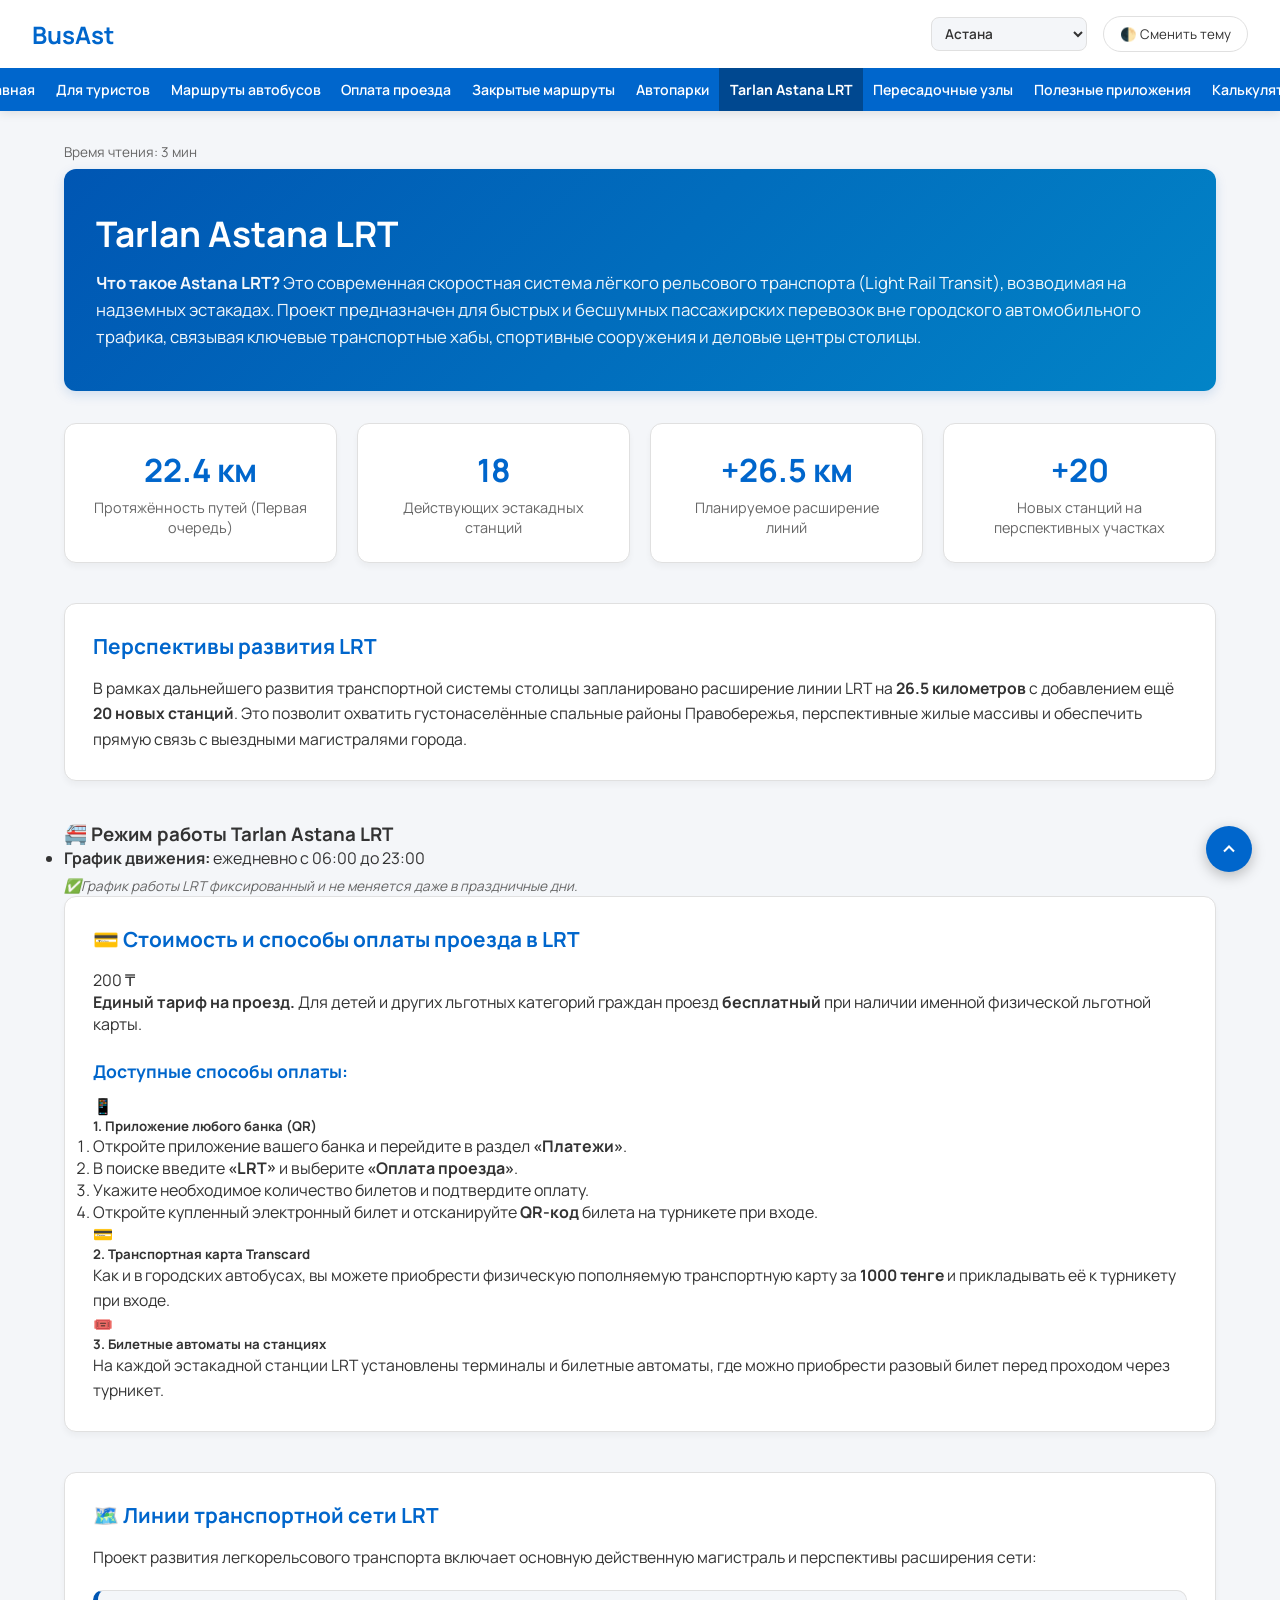
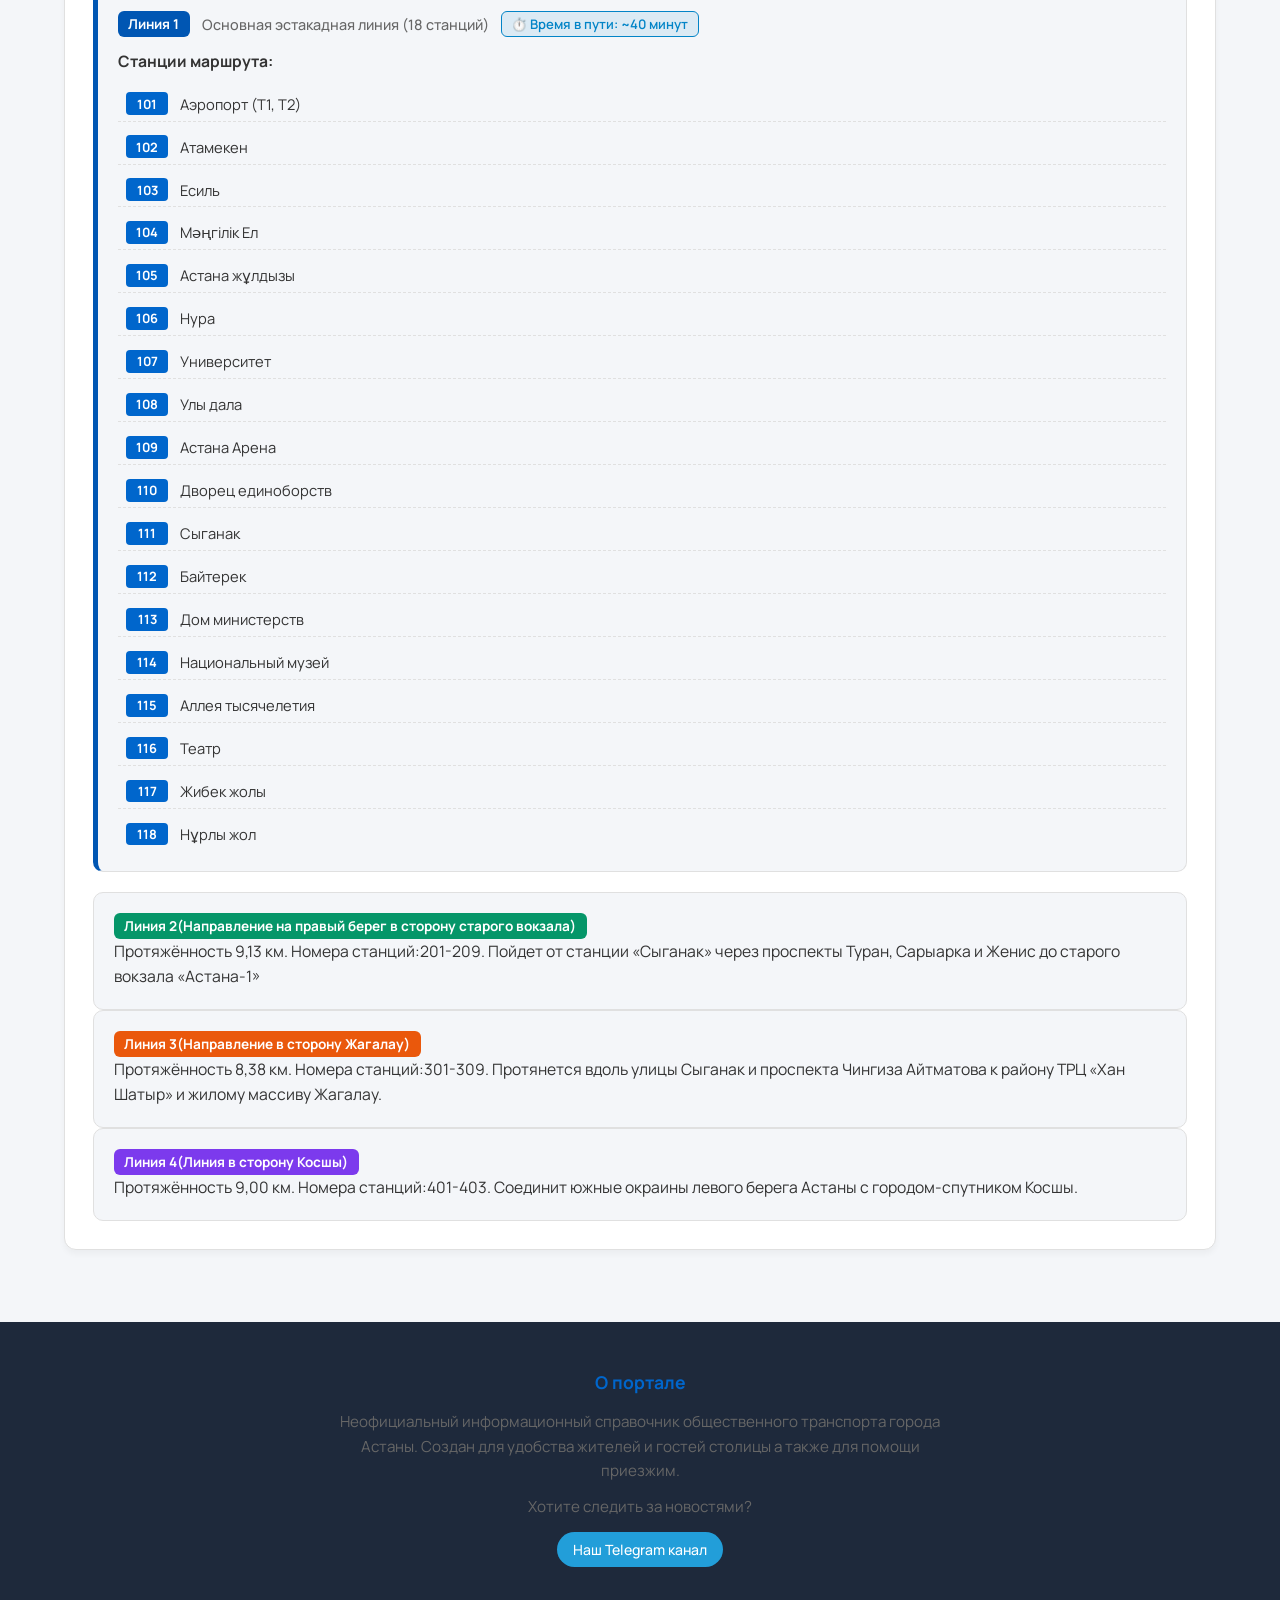
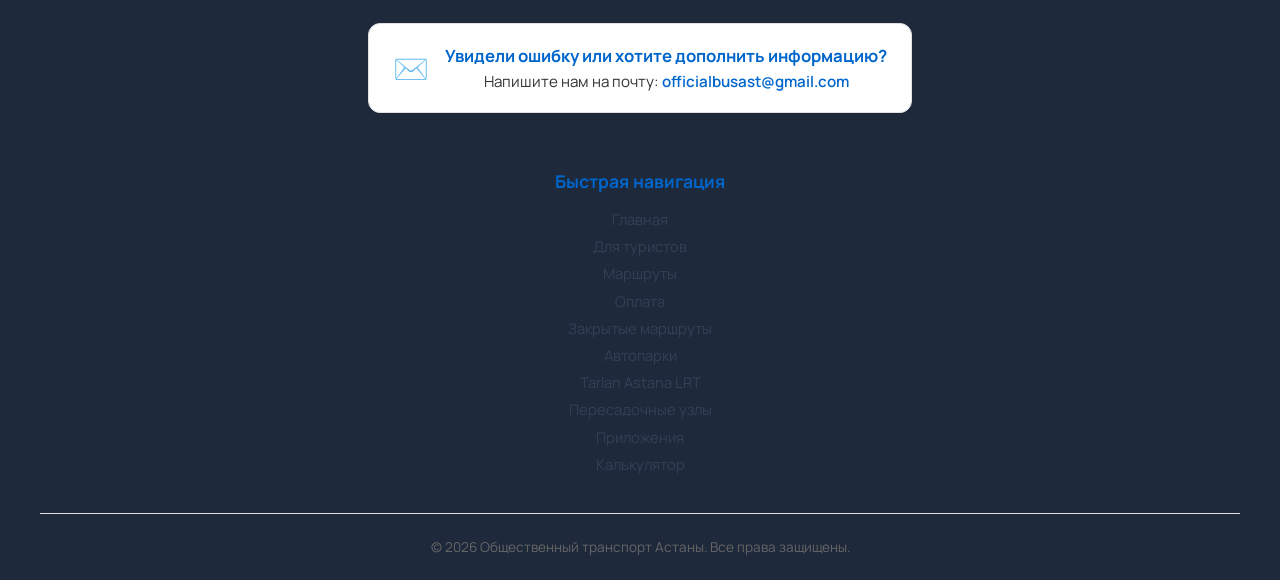
<file: lrt.html>
<!DOCTYPE html>
<html lang="ru">
<head>
    <!-- Google tag (gtag.js) -->
<script async src="https://www.googletagmanager.com/gtag/js?id=G-H6PNS1T2KX"></script>
<script>
  window.dataLayer = window.dataLayer || [];
  function gtag(){dataLayer.push(arguments);}
  gtag('js', new Date());

  gtag('config', 'G-H6PNS1T2KX');
</script>
<link rel="manifest" href="manifest.json">
<meta name="theme-color" content="#0284c7">
<meta name="mobile-web-app-capable" content="yes">
<meta name="apple-mobile-web-app-status-bar-style" content="black-translucent">
<meta name="apple-mobile-web-app-title" content="BusAst">

<script>
  if ('serviceWorker' in navigator) {
    window.addEventListener('load', () => {
      navigator.serviceWorker.register('./sw.js')
        .then(reg => console.log('PWA Service Worker зарегистрирован успешно'))
        .catch(err => console.log('Ошибка регистрации PWA:', err));
    });
  }
</script>
<link rel="icon" type="image/png" href="png/Gemini_Generated_Image_47ujsf47ujsf47uj.jpg">
  <meta charset="UTF-8">
  <meta name="viewport" content="width=device-width, initial-scale=1.0">
  <title>Tarlan Astana LRT — Транспорт Астаны</title>
  <link rel="canonical" href="https://busast.kz/lrt.html">
  <link rel="stylesheet" href="style.css">
 <link rel="icon" type="image/png" sizes="32x32" href="png/Gemini_Generated_Image_47ujsf47ujsf47uj.jpg">
<link rel="icon" type ="image/png" sizes="16x16" href="png/Gemini_Generated_Image_47ujsf47ujsf47uj.jpg">


<link rel="apple-touch-icon" sizes="180x180" href="png/Gemini_Generated_Image_47ujsf47ujsf47uj.jpg">
<link rel="shortcut icon" href="png/Gemini_Generated_Image_47ujsf47ujsf47uj.jpg">

</head>
<body id="top">

  <header>
    <div class="header-container">
      <a href="index.html" class="logo">BusAst</a>
      <div class="header-controls">
      <select class="city-select" id="citySelect">
        <option value="astana" selected>Астана</option>
        <option value="almaty">Алматы (скоро)</option>
        <option value="shymkent">Шымкент (скоро)</option>
      </select>
    </div>
      <button class="theme-toggle" onclick="toggleTheme()">🌓 Сменить тему</button>
      
    </div>
  <nav>
      <div class="nav-container">
        <div class="nav-link" data-href="index.html">Главная</div>
        <div class="nav-link" data-href="tourists.html">Для туристов</div>
        <div class="nav-link" data-href="routes.html">Маршруты автобусов</div>
        <div class="nav-link" data-href="payment.html">Оплата проезда</div>
        <div class="nav-link" data-href="closed.html">Закрытые маршруты</div>
        <div class="nav-link" data-href="parks.html">Автопарки</div>
        <div class="nav-link active" data-href="lrt.html">Tarlan Astana LRT</div>
        <div class="nav-link" data-href="hubs.html">Пересадочные узлы</div>
        <div class="nav-link" data-href="apps.html">Полезные приложения</div>
        <div class="nav-link" data-href="calc.html">Калькулятор</div>
        </div>
    </nav>
  </header>

  <main>
    <span class="reading-time">Время чтения: 3 мин</span>
    <div class="lrt-hero">
      <h1>Tarlan Astana LRT</h1>
      <p>
        <strong>Что такое Astana LRT?</strong> Это современная скоростная система лёгкого рельсового транспорта (Light Rail Transit), возводимая на надземных эстакадах. Проект предназначен для быстрых и бесшумных пассажирских перевозок вне городского автомобильного трафика, связывая ключевые транспортные хабы, спортивные сооружения и деловые центры столицы.
      </p>
    </div>

   
    <div class="stats-grid">
      <div class="stat-card">
        <div class="stat-number">22.4 км</div>
        <div class="stat-label">Протяжённость путей (Первая очередь)</div>
      </div>
      <div class="stat-card">
        <div class="stat-number">18</div>
        <div class="stat-label">Действующих эстакадных станций</div>
      </div>
      <div class="stat-card">
        <div class="stat-number">+26.5 км</div>
        <div class="stat-label">Планируемое расширение линий</div>
      </div>
      <div class="stat-card">
        <div class="stat-number">+20</div>
        <div class="stat-label">Новых станций на перспективных участках</div>
      </div>
    </div>

    
    <div class="info-card">
      <h3>Перспективы развития LRT</h3>
      <p>
        В рамках дальнейшего развития транспортной системы столицы запланировано расширение линии LRT на <strong>26.5 километров</strong> с добавлением ещё <strong>20 новых станций</strong>. Это позволит охватить густонаселённые спальные районы Правобережья, перспективные жилые массивы и обеспечить прямую связь с выездными магистралями города.
      </p>
    </div>

    
<div class="schedule-block">
  <h3>🚝 Режим работы Tarlan Astana LRT</h3>
  <ul class="schedule-details">
    <li><strong>График движения:</strong> ежедневно с 06:00 до 23:00</li>
  </ul>
  <p class="schedule-note">
    ✅График работы LRT фиксированный и не меняется даже в праздничные дни.
  </p>
</div>
<div class="info-card">
  <h3>💳 Стоимость и способы оплаты проезда в LRT</h3>
  
  <div class="lrt-payment-tariff">
    <div class="tariff-price">200 ₸</div>
    <div class="tariff-desc">
      <strong>Единый тариф на проезд.</strong> Для детей и других льготных категорий граждан проезд <strong>бесплатный</strong> при наличии именной физической льготной карты.
    </div>
  </div>

  <h4 style="color: var(--primary); margin: 1.5rem 0 0.75rem 0; font-size: 1.1rem;">Доступные способы оплаты:</h4>

  <div class="lrt-payment-grid">
    
    <div class="lrt-pay-card">
      <div class="pay-icon">📱</div>
      <h5>1. Приложение любого банка (QR)</h5>
      <ol class="bank-pay-steps">
        <li>Откройте приложение вашего банка и перейдите в раздел <strong>«Платежи»</strong>.</li>
        <li>В поиске введите <strong>«LRT»</strong> и выберите <strong>«Оплата проезда»</strong>.</li>
        <li>Укажите необходимое количество билетов и подтвердите оплату.</li>
        <li>Откройте купленный электронный билет и отсканируйте <strong>QR-код</strong> билета на турникете при входе.</li>
      </ol>
    </div>

   
    <div class="lrt-pay-card">
      <div class="pay-icon">💳</div>
      <h5>2. Транспортная карта Transcard</h5>
      <p>
        Как и в городских автобусах, вы можете приобрести физическую пополняемую транспортную карту за <strong>1000 тенге</strong> и прикладывать её к турникету при входе.
      </p>
    </div>

   
    <div class="lrt-pay-card">
      <div class="pay-icon">🎟️</div>
      <h5>3. Билетные автоматы на станциях</h5>
      <p>
        На каждой эстакадной станции LRT установлены терминалы и билетные автоматы, где можно приобрести разовый билет перед проходом через турникет.
      </p>
    </div>
  </div>
</div>
<div class="info-card">
  <h3>🗺️ Линии транспортной сети LRT</h3>
  <p style="margin-bottom: 1.25rem;">
    Проект развития легкорельсового транспорта включает основную действенную магистраль и перспективы расширения сети:
  </p>

  <div class="lines-container">
    
   
    <div class="line-card line-card-main">
      <div class="line-header">
    <span class="line-badge line-1">Линия 1</span>
    <span class="line-status">Основная эстакадная линия (18 станций)</span>
    <span class="line-time-badge">⏱️ Время в пути: ~40 минут</span>
  </div>
      <p class="line-stations-title"><strong>Станции маршрута:</strong></p>

      
      <ul class="lrt-stations-column">
        <li><span class="station-code">101</span> Аэропорт (T1, T2)</li>
        <li><span class="station-code">102</span> Атамекен</li>
        <li><span class="station-code">103</span> Есиль</li>
        <li><span class="station-code">104</span> Мәңгілік Ел</li>
        <li><span class="station-code">105</span> Астана жұлдызы</li>
        <li><span class="station-code">106</span> Нура</li>
        <li><span class="station-code">107</span> Университет</li>
        <li><span class="station-code">108</span> Улы дала</li>
        <li><span class="station-code">109</span> Астана Арена</li>
        <li><span class="station-code">110</span> Дворец единоборств</li>
        <li><span class="station-code">111</span> Сыганак</li>
        <li><span class="station-code">112</span> Байтерек</li>
        <li><span class="station-code">113</span> Дом министерств</li>
        <li><span class="station-code">114</span> Национальный музей</li>
        <li><span class="station-code">115</span> Аллея тысячелетия</li>
        <li><span class="station-code">116</span> Театр</li>
        <li><span class="station-code">117</span> Жибек жолы</li>
        <li><span class="station-code">118</span> Нұрлы жол</li>
      </ul>
    </div>

   
    <div class="lines-grid-small">
      <div class="line-card">
        <span class="line-badge line-2">Линия 2(Направление на правый берег в сторону старого вокзала)</span>
        <p>Протяжённость 9,13 км. Номера станций:201-209. Пойдет от станции «Сыганак» через проспекты Туран, Сарыарка и Женис до старого вокзала «Астана-1»</p>
      </div>

      <div class="line-card">
        <span class="line-badge line-3">Линия 3(Направление в сторону Жагалау)</span>
        <p>Протяжённость 8,38 км. Номера станций:301-309. Протянется вдоль улицы Сыганак и проспекта Чингиза Айтматова к району ТРЦ «Хан Шатыр» и жилому массиву Жагалау.</p>
      </div>

      <div class="line-card">
        <span class="line-badge line-4">Линия 4(Линия в сторону Косшы)</span>
        <p>Протяжённость 9,00 км. Номера станций:401-403. Соединит южные окраины левого берега Астаны с городом-спутником Косшы.</p>
      </div>
    </div>

  </div>
</div>
</main>
<footer>
  <div class="footer-container">
    <div class="footer-section">
      <h4>О портале</h4>
      <p>Неофициальный информационный справочник общественного транспорта города Астаны. Создан для удобства жителей и гостей столицы а также для помощи приезжим.</p>
      
      
      <p style="margin-top: 0.75rem;">Хотите следить за новостями?</p>
      <a href="https://t.me/BusAstOfficial" target="_blank" class="telegram-link">
        Наш Telegram канал
      </a>
    </div>
    
<div class="feedback-card">
  <div class="feedback-icon">✉️</div>
  <div class="feedback-content">
    <h4>Увидели ошибку или хотите дополнить информацию?</h4>
    <p>
      Напишите нам на почту: 
      <a href="mailto:officialbusast@gmail.com" class="email-link">officialbusast@gmail.com</a>
    </p>
  </div>
</div>
     <div class="footer-section">
      <h4>Быстрая навигация</h4>
      <ul class="footer-nav">
        <div class="footer-links">
        <div class="footer-link" data-href="index.html">Главная</div>
        <div class="footer-link" data-href="tourists.html">Для туристов</div>
        <div class="footer-link" data-href="routes.html">Маршруты</div>
        <div class="footer-link" data-href="payment.html">Оплата</div>
        <div class="footer-link" data-href="closed.html">Закрытые маршруты</div>
        <div class="footer-link" data-href="parks.html">Автопарки</div>
        <div class="footer-link" data-href="lrt.html">Tarlan Astana LRT</div>
        <div class="footer-link" data-href="hubs.html">Пересадочные узлы</div>
        <div class="footer-link" data-href="apps.html">Приложения</div>
        <div class="footer-link" data-href="calc.html">Калькулятор</div>
      </ul>
    </div>
  </div>
  <div class="footer-bottom">
    <p>&copy; 2026 Общественный транспорт Астаны. Все права защищены.</p>
  </div>
</footer>

  <script>
    
    function applySavedTheme() {
      const savedTheme = localStorage.getItem('theme') || 'light';
      document.documentElement.setAttribute('data-theme', savedTheme);
    }
    applySavedTheme();

    
    function toggleTheme() {
      const currentTheme = document.documentElement.getAttribute('data-theme');
      const newTheme = currentTheme === 'dark' ? 'light' : 'dark';
      document.documentElement.setAttribute('data-theme', newTheme);
      localStorage.setItem('theme', newTheme);
    }
  </script>
<div class="back-to-top" data-scroll-top title="Наверх">
  <svg width="20" height="20" viewBox="0 0 24 24" fill="none" stroke="currentColor" stroke-width="2.5"><path d="M18 15l-6-6-6 6"/></svg>
</div>
<script>
  document.addEventListener('click', function(e) {
   
    const scrollTopBtn = e.target.closest('[data-scroll-top]');
    if (scrollTopBtn) {
      window.scrollTo({ top: 0, behavior: 'smooth' });
      return;
    }

   
    const target = e.target.closest('[data-href]');
    if (target) {
      const url = target.getAttribute('data-href');
      const isExternal = target.getAttribute('data-target') === '_blank';

      
      if (e.ctrlKey || e.metaKey || e.button === 1) {
        window.open(url, '_blank');
        return;
      }

   
      if (isExternal) {
        window.open(url, '_blank', 'noopener,noreferrer');
      } else {
     
        window.location.href = url;
      }
    }
  });
</script>
</body>
</html>
</file>
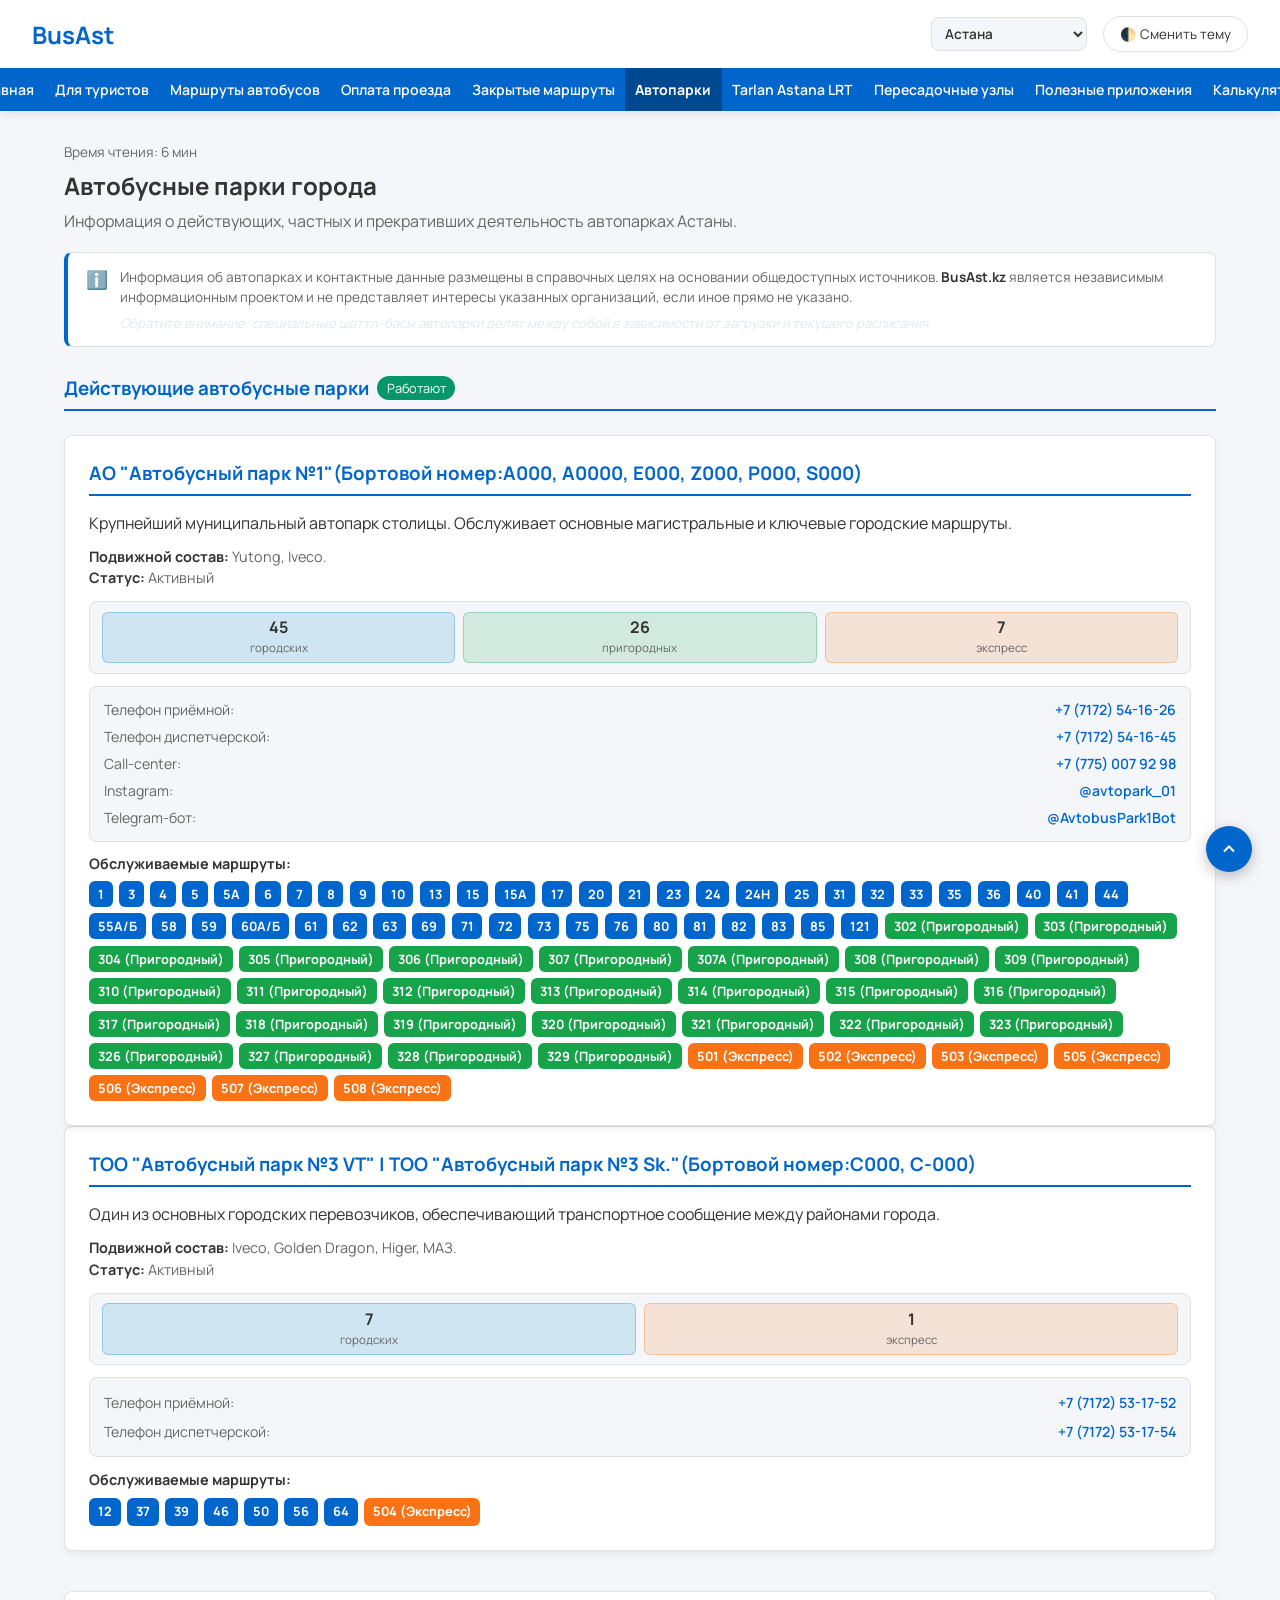
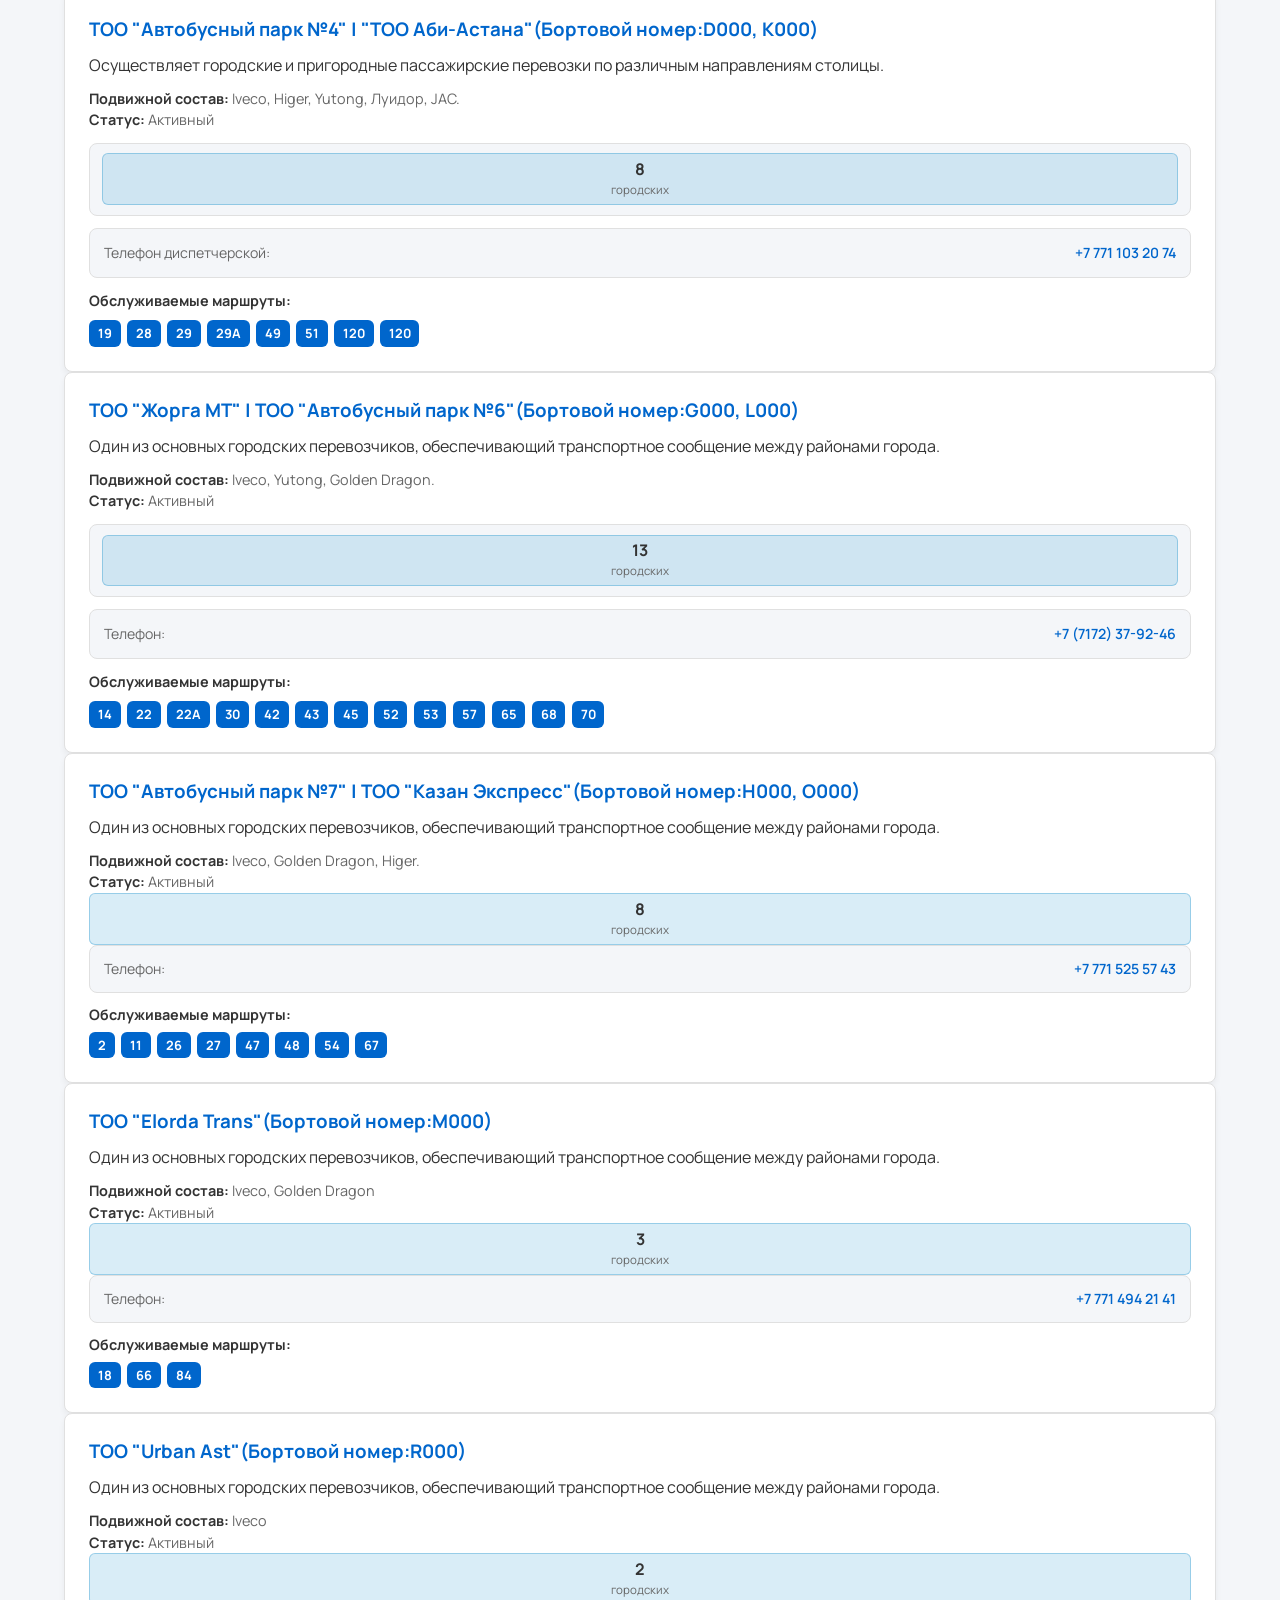
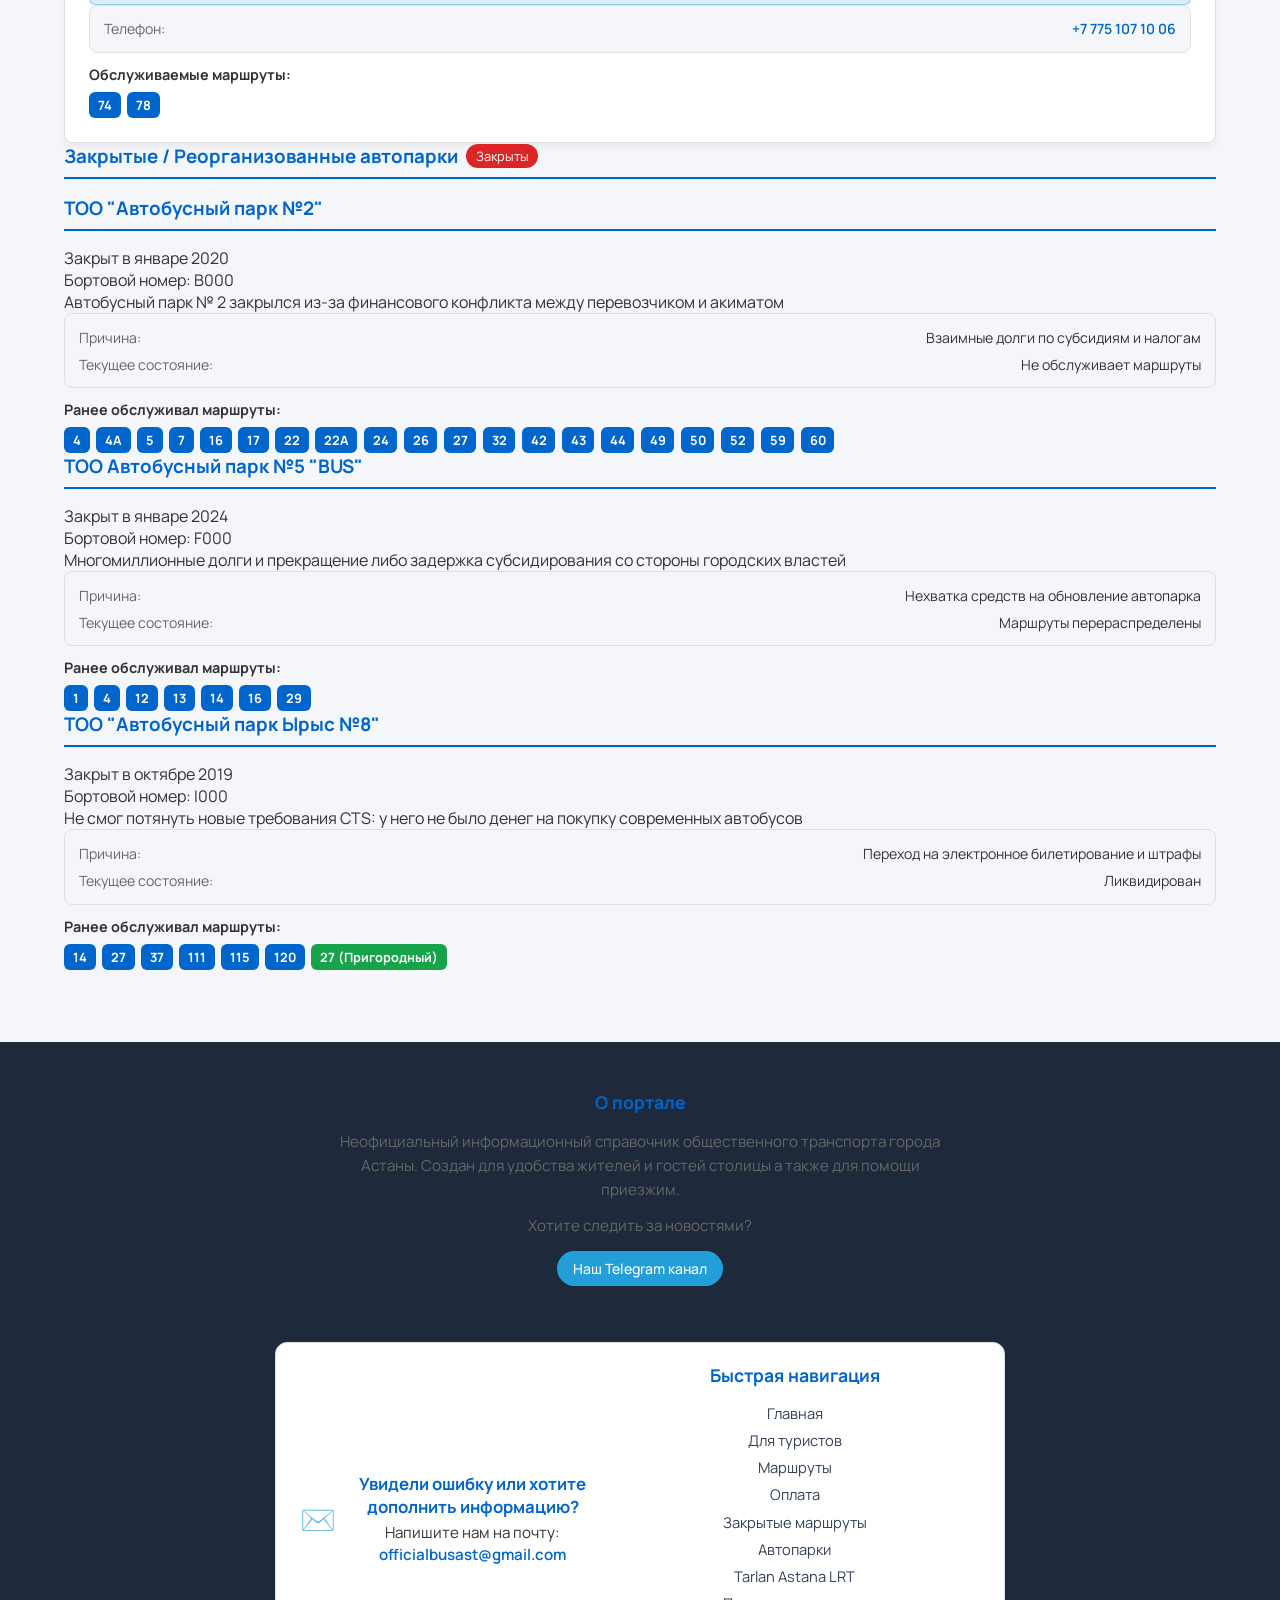
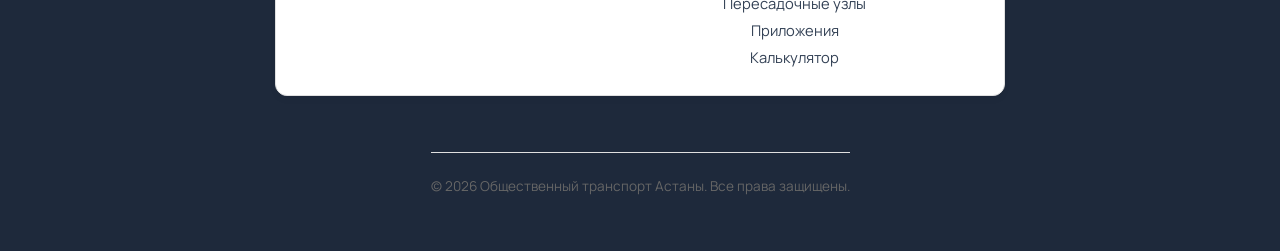
<file: parks.html>
<!DOCTYPE html>
<html lang="ru">
<head>
<!-- Google tag (gtag.js) -->
<script async src="https://www.googletagmanager.com/gtag/js?id=G-H6PNS1T2KX"></script>
<script>
  window.dataLayer = window.dataLayer || [];
  function gtag(){dataLayer.push(arguments);}
  gtag('js', new Date());

  gtag('config', 'G-H6PNS1T2KX');
</script>
<link rel="manifest" href="manifest.json">
<meta name="theme-color" content="#0284c7">
<meta name="mobile-web-app-capable" content="yes">
<meta name="apple-mobile-web-app-status-bar-style" content="black-translucent">
<meta name="apple-mobile-web-app-title" content="BusAst">

<script>
  if ('serviceWorker' in navigator) {
    window.addEventListener('load', () => {
      navigator.serviceWorker.register('./sw.js')
        .then(reg => console.log('PWA Service Worker зарегистрирован успешно'))
        .catch(err => console.log('Ошибка регистрации PWA:', err));
    });
  }
</script>
    <meta charset="UTF-8">
    <meta name="viewport" content="width=device-width, initial-scale=1.0">
    <title>Автопарки - Автобусы Астаны</title>
    <link rel="canonical" href="https://busast.kz/parks.html">
    <link rel="stylesheet" href="style.css">
    <link rel="icon" type="image/png" sizes="32x32" href="png/Gemini_Generated_Image_47ujsf47ujsf47uj.jpg">
<link rel="icon" type="image/png" sizes="16x16" href="png/Gemini_Generated_Image_47ujsf47ujsf47uj.jpg">


<link rel="apple-touch-icon" sizes="180x180" href="png/Gemini_Generated_Image_47ujsf47ujsf47uj.jpg">
<link rel="shortcut icon" href="png/Gemini_Generated_Image_47ujsf47ujsf47uj.jpg">

<body id="top">
  <header>
    <div class="header-container">
      <a href="index.html" class="logo">BusAst</a>
      <div class="header-controls">
      <select class="city-select" id="citySelect">
        <option value="astana" selected>Астана</option>
        <option value="almaty">Алматы (скоро)</option>
        <option value="shymkent">Шымкент (скоро)</option>
      </select>
    </div>
      <button class="theme-toggle" onclick="toggleTheme()">🌓 Сменить тему</button>
      
    </div>
    <nav>
      <div class="nav-container">
        <div class="nav-link" data-href="index.html">Главная</div>
        <div class="nav-link" data-href="tourists.html">Для туристов</div>
        <div class="nav-link" data-href="routes.html">Маршруты автобусов</div>
        <div class="nav-link" data-href="payment.html">Оплата проезда</div>
        <div class="nav-link" data-href="closed.html">Закрытые маршруты</div>
        <div class="nav-link active" data-href="parks.html">Автопарки</div>
        <div class="nav-link" data-href="lrt.html">Tarlan Astana LRT</div>
        <div class="nav-link" data-href="hubs.html">Пересадочные узлы</div>
        <div class="nav-link" data-href="apps.html">Полезные приложения</div>
        <div class="nav-link" data-href="calc.html">Калькулятор</div>
        </div>
    </nav>
  </header>

  <main>
    <span class="reading-time">Время чтения: 6 мин</span>
    <h2>Автобусные парки города</h2>
    <p style="margin-top: 0.5rem; color: var(--text-muted);">
      Информация о действующих, частных и прекративших деятельность автопарках Астаны.
    </p>
    <div class="disclaimer-box">
  <span class="disclaimer-icon">ℹ️</span>
  <div class="disclaimer-content">
    <p class="disclaimer-text">
      Информация об автопарках и контактные данные размещены в справочных целях на основании общедоступных источников. <strong>BusAst.kz</strong> является независимым информационным проектом и не представляет интересы указанных организаций, если иное прямо не указано.
    </p>
    <p class="disclaimer-subtext">
      <em>Обратите внимание: специальные шаттл-басы автопарки делят между собой в зависимости от загрузки и текущего расписания.</em>
    </p>
  </div>
</div>

    <div class="park-section" style="margin-top: 1.5rem;">
      <h3>
        Действующие автобусные парки
        <span class="badge badge-active">Работают</span>
      </h3>
      <div class="grid-cards">
        <div class="card">
          <h3>АО "Автобусный парк №1"(Бортовой номер:А000, A0000, E000, Z000, P000, S000)</h3>
          <p>Крупнейший муниципальный автопарк столицы. Обслуживает основные магистральные и ключевые городские маршруты.</p>
          <div class="card-info">
            <p><strong>Подвижной состав:</strong> Yutong, Iveco.</p>
            <p><strong>Статус:</strong> Активный</p>
  <div class="routes-count-summary">
  <div class="count-item">
    <span class="count-number">45</span>
    <span class="count-label">городских</span>
  </div>
  <div class="count-item suburban">
    <span class="count-number">26</span>
    <span class="count-label">пригородных</span>
  </div>
  <div class="count-item express">
    <span class="count-number">7</span>
    <span class="count-label">экспресс</span>
  </div>
</div>
          </div>
          <div class="park-info-block">
          <div class="info-row">
            <span class="info-label">Телефон приёмной:</span>
            <a href="tel:+77172574100" class="info-link">+7 (7172) 54-16-26</a>
          </div>
          <div class="info-row">
            <span class="info-label">Телефон диспетчерской:</span>
            <a href="tel:+77172574100" class="info-link">+7 (7172) 54-16-45</a>
          </div>
          <div class="info-row">
            <span class="info-label">Call-center:</span>
            <a href="tel:+77172574100" class="info-link">+7 (775) 007 92 98</a>
          </div>
          
          <div class="info-row">
            <span class="info-label">Instagram:</span>
            <a href="https://www.instagram.com/avtopark_01?utm_source=ig_web_button_share_sheet&rpxt=ZDNlZDc0MzIxNw==" target="_blank" rel="noopener" class="info-link">@avtopark_01</a>
          </div>
          <div class="info-row">
            <span class="info-label">Telegram-бот:</span>
            <a href="https://t.me/AvtobusPark1Bot" target="_blank" rel="noopener" class="info-link">@AvtobusPark1Bot</a>
          </div>
        </div>

        <div class="park-routes">
          <strong>Обслуживаемые маршруты:</strong>
          <div class="route-tags">
          <span class="route-tag">1</span>
          <span class="route-tag">3</span>
          <span class="route-tag">4</span>
          <span class="route-tag">5</span>
          <span class="route-tag">5А</span>
          <span class="route-tag">6</span>
          <span class="route-tag">7</span>
          <span class="route-tag">8</span>
          <span class="route-tag">9</span>
          <span class="route-tag">10</span>
          <span class="route-tag">13</span>
          <span class="route-tag">15</span>
          <span class="route-tag">15А</span>
          <span class="route-tag">17</span>
          <span class="route-tag">20</span>
          <span class="route-tag">21</span>
          <span class="route-tag">23</span>
          <span class="route-tag">24</span>
          <span class="route-tag">24Н</span>
          <span class="route-tag">25</span>
          <span class="route-tag">31</span>
          <span class="route-tag">32</span>
          <span class="route-tag">33</span>
          <span class="route-tag">35</span>
          <span class="route-tag">36</span>
          <span class="route-tag">40</span>
          <span class="route-tag">41</span>
          <span class="route-tag">44</span>
          <span class="route-tag">55А/Б</span>
          <span class="route-tag">58</span>
          <span class="route-tag">59</span>
          <span class="route-tag">60А/Б</span>
          <span class="route-tag">61</span>
          <span class="route-tag">62</span>
          <span class="route-tag">63</span>
          <span class="route-tag">69</span>
          <span class="route-tag">71</span>
          <span class="route-tag">72</span>
          <span class="route-tag">73</span>
          <span class="route-tag">75</span>
          <span class="route-tag">76</span>
          <span class="route-tag">80</span>
          <span class="route-tag">81</span>
          <span class="route-tag">82</span>
          <span class="route-tag">83</span>
          <span class="route-tag">85</span>
          <span class="route-tag">121</span>
          <span class="route-tag suburban">302 (Пригородный)</span>
          <span class="route-tag suburban">303 (Пригородный)</span>
          <span class="route-tag suburban">304 (Пригородный)</span>
          <span class="route-tag suburban">305 (Пригородный)</span>
          <span class="route-tag suburban">306 (Пригородный)</span>
          <span class="route-tag suburban">307 (Пригородный)</span>
          <span class="route-tag suburban">307А (Пригородный)</span>
          <span class="route-tag suburban">308 (Пригородный)</span>
          <span class="route-tag suburban">309 (Пригородный)</span>
          <span class="route-tag suburban">310 (Пригородный)</span>
          <span class="route-tag suburban">311 (Пригородный)</span>
          <span class="route-tag suburban">312 (Пригородный)</span>
          <span class="route-tag suburban">313 (Пригородный)</span>
          <span class="route-tag suburban">314 (Пригородный)</span>
          <span class="route-tag suburban">315 (Пригородный)</span>
          <span class="route-tag suburban">316 (Пригородный)</span>
          <span class="route-tag suburban">317 (Пригородный)</span>
          <span class="route-tag suburban">318 (Пригородный)</span>
          <span class="route-tag suburban">319 (Пригородный)</span>
          <span class="route-tag suburban">320 (Пригородный)</span>
          <span class="route-tag suburban">321 (Пригородный)</span>
          <span class="route-tag suburban">322 (Пригородный)</span>
          <span class="route-tag suburban">323 (Пригородный)</span>
          <span class="route-tag suburban">326 (Пригородный)</span>
          <span class="route-tag suburban">327 (Пригородный)</span>
          <span class="route-tag suburban">328 (Пригородный)</span>
          <span class="route-tag suburban">329 (Пригородный)</span>
          <span class="route-tag express">501 (Экспресс)</span>
          <span class="route-tag express">502 (Экспресс)</span>
          <span class="route-tag express">503 (Экспресс)</span>
          <span class="route-tag express">505 (Экспресс)</span>
          <span class="route-tag express">506 (Экспресс)</span>
          <span class="route-tag express">507 (Экспресс)</span>
          <span class="route-tag express">508 (Экспресс)</span>
        </div>
        </div>
        </div>
        </div>

        <div class="card">
          <h3>ТОО "Автобусный парк №3 VT" | ТОО "Автобусный парк №3 Sk."(Бортовой номер:C000, C-000)</h3>
          <p>Один из основных городских перевозчиков, обеспечивающий транспортное сообщение между районами города.</p>
          <div class="card-info">
            <p><strong>Подвижной состав:</strong> Iveco, Golden Dragon, Higer, МАЗ.</p>
            <p><strong>Статус:</strong> Активный</p>
            <div class="routes-count-summary">
  <div class="count-item">
    <span class="count-number">7</span>
    <span class="count-label">городских</span>
  </div>
  <div class="count-item express">
    <span class="count-number">1</span>
    <span class="count-label">экспресс</span>
  </div>
            </div>
          <div class="park-info-block">
          <div class="info-row">
            <span class="info-label">Телефон приёмной:</span>
            <a href="tel:+77172574100" class="info-link">+7 (7172) 53-17-52</a>
          </div>
          <div class="info-row">
            <span class="info-label">Телефон диспетчерской:</span>
            <a href="tel:+77172574100" class="info-link">+7 (7172) 53-17-54</a>
          </div>
        </div>

        <div class="park-routes">
          <strong>Обслуживаемые маршруты:</strong>
          <div class="route-tags">
          <span class="route-tag">12</span>
          <span class="route-tag">37</span>
          <span class="route-tag">39</span>
          <span class="route-tag">46</span>
          <span class="route-tag">50</span>
          <span class="route-tag">56</span>
          <span class="route-tag">64</span>
          <span class="route-tag express">504 (Экспресс)</span>
</div>
        </div>
      </div>
        </div>
          </div>
        </div>

        <div class="card">
          <h3>ТОО "Автобусный парк №4" | "ТОО Аби-Астана"(Бортовой номер:D000, K000)</h3>
          <p>Осуществляет городские и пригородные пассажирские перевозки по различным направлениям столицы.</p>
          <div class="card-info">
            <p><strong>Подвижной состав:</strong> Iveco, Higer, Yutong, Луидор, JAC.</p>
            <p><strong>Статус:</strong> Активный</p>
            <div class="routes-count-summary">
  <div class="count-item">
    <span class="count-number">8</span>
    <span class="count-label">городских</span>
  </div>
            </div>
          <div class="park-info-block">
          <div class="info-row">
            <span class="info-label">Телефон диспетчерской:</span>
            <a href="tel:+77172574100" class="info-link">+7 771 103 20 74</a>
          </div>
        </div>

        <div class="park-routes">
          <strong>Обслуживаемые маршруты:</strong>
          <div class="route-tags">
          <span class="route-tag">19</span>
          <span class="route-tag">28</span>
          <span class="route-tag">29</span>
          <span class="route-tag">29А</span>
          <span class="route-tag">49</span>
          <span class="route-tag">51</span>
          <span class="route-tag">120</span>
          <span class="route-tag">120</span>
        </div>
        </div>
      </div>
        </div>
          </div>
        </div>

        <div class="card">
          <h3>ТОО "Жорга МТ" | ТОО "Автобусный парк №6"(Бортовой номер:G000, L000)</h3>
          <p>Один из основных городских перевозчиков, обеспечивающий транспортное сообщение между районами города.</p>
          <div class="card-info">
            <p><strong>Подвижной состав:</strong> Iveco, Yutong, Golden Dragon.</p>
            <p><strong>Статус:</strong> Активный</p>
            <div class="routes-count-summary">
  <div class="count-item">
    <span class="count-number">13</span>
    <span class="count-label">городских</span>
  </div>
            </div>
          <div class="park-info-block">
          <div class="info-row">
            <span class="info-label">Телефон:</span>
            <a href="tel:+77172574100" class="info-link">+7 (7172) 37-92-46</a>
          </div>
        </div>
        <div class="park-routes">
          <strong>Обслуживаемые маршруты:</strong>
          <div class="route-tags">
          <span class="route-tag">14</span>
          <span class="route-tag">22</span>
          <span class="route-tag">22А</span>
          <span class="route-tag">30</span>
          <span class="route-tag">42</span>
          <span class="route-tag">43</span>
          <span class="route-tag">45</span>
          <span class="route-tag">52</span>
          <span class="route-tag">53</span>
          <span class="route-tag">57</span>
          <span class="route-tag">65</span>
          <span class="route-tag">68</span>
          <span class="route-tag">70</span>
        </div>
        </div>
        </div>
        </div>
        </div>
        </div> 
        <div class="card">
          <h3>ТОО "Автобусный парк №7" | ТОО "Казан Экспресс"(Бортовой номер:Н000, О000)</h3>
          <p>Один из основных городских перевозчиков, обеспечивающий транспортное сообщение между районами города.</p>
          <div class="card-info">
            <p><strong>Подвижной состав:</strong> Iveco, Golden Dragon, Higer.</p>
            <p><strong>Статус:</strong> Активный</p>
            <div class="count-item">
            <span class="count-number">8</span>
            <span class="count-label">городских</span>
          </div>
            </div>
          <div class="park-info-block">
          <div class="info-row">
            <span class="info-label">Телефон:</span>
            <a href="tel:+77172574100" class="info-link">+7 771 525 57 43</a>
          </div>
        </div>

        <div class="park-routes">
          <strong>Обслуживаемые маршруты:</strong>
          <div class="route-tags">
          <span class="route-tag">2</span>
          <span class="route-tag">11</span>
          <span class="route-tag">26</span>
          <span class="route-tag">27</span>
          <span class="route-tag">47</span>
          <span class="route-tag">48</span>
          <span class="route-tag">54</span>
          <span class="route-tag">67</span>
        </div>
        </div>
        </div>
        </div>
          </div>
        </div>
        <div class="card">
          <h3>ТОО "Elorda Trans"(Бортовой номер:M000)</h3>
          <p>Один из основных городских перевозчиков, обеспечивающий транспортное сообщение между районами города.</p>
          <div class="card-info">
            <p><strong>Подвижной состав:</strong> Iveco, Golden Dragon</p>
            <p><strong>Статус:</strong> Активный</p>
            <div class="count-item">
    <span class="count-number">3</span>
    <span class="count-label">городских</span>
  </div>
            </div>
          <div class="park-info-block">
          <div class="info-row">
            <span class="info-label">Телефон:</span>
            <a href="tel:+77172574100" class="info-link">+7 771 494 21 41</a>
          </div>
        </div>

        <div class="park-routes">
          <strong>Обслуживаемые маршруты:</strong>
          <div class="route-tags">
          <span class="route-tag">18</span>
          <span class="route-tag">66</span>
          <span class="route-tag">84</span>
        </div>
        </div>
        </div>
        </div>
        </div>
        </div>
        <div class="card">
          <h3>ТОО "Urban Ast"(Бортовой номер:R000)</h3>
          <p>Один из основных городских перевозчиков, обеспечивающий транспортное сообщение между районами города.</p>
          <div class="card-info">
            <p><strong>Подвижной состав:</strong> Iveco</p>
            <p><strong>Статус:</strong> Активный</p>
            <div class="count-item">
    <span class="count-number">2</span>
    <span class="count-label">городских</span>
  </div>
            </div>
          <div class="park-info-block">
          <div class="info-row">
            <span class="info-label">Телефон:</span>
            <a href="tel:+77172574100" class="info-link">+7 775 107 10 06</a>
          </div>

        </div>

        <div class="park-routes">
          <strong>Обслуживаемые маршруты:</strong>
          <div class="route-tags">
          <span class="route-tag">74</span>
          <span class="route-tag">78</span>
        </div>
        </div>
        </div>
        </div>
        </div>
        </div>
      </div>
    </div>

    <div class="park-section">
      <h3>
        Закрытые / Реорганизованные автопарки
        <span class="badge badge-closed">Закрыты</span>
      </h3>
      <div class="parks-grid">


  <div class="park-card closed-park">
    <div class="park-header">
      <h3>ТОО "Автобусный парк №2"</h3>
      <span class="park-badge closed">Закрыт в январе 2020</span>
    </div>
    <div class="park-meta-info">Бортовой номер: B000</div>
    
    <p class="park-desc">
      Автобусный парк № 2 закрылся из-за финансового конфликта между перевозчиком и акиматом
    </p>
    
    <div class="park-info-block">
      <div class="info-row">
        <span class="info-label">Причина:</span>
        <span class="info-value">Взаимные долги по субсидиям и налогам</span>
      </div>
      <div class="info-row">
        <span class="info-label">Текущее состояние:</span>
        <span class="status-text-closed">Не обслуживает маршруты</span>
      </div>
    </div>

    <div class="park-routes">
      <strong>Ранее обслуживал маршруты:</strong>
      <div class="route-tags">
        <span class="route-tag">4</span>
        <span class="route-tag">4A</span>
        <span class="route-tag">5</span>
        <span class="route-tag">7</span>
        <span class="route-tag">16</span>
        <span class="route-tag">17</span>
        <span class="route-tag">22</span>
        <span class="route-tag">22A</span>
        <span class="route-tag">24</span>
        <span class="route-tag">26</span>
        <span class="route-tag">27</span>
        <span class="route-tag">32</span>
        <span class="route-tag">42</span>
        <span class="route-tag">43</span>
        <span class="route-tag">44</span>
        <span class="route-tag">49</span>
        <span class="route-tag">50</span>
        <span class="route-tag">52</span>
        <span class="route-tag">59</span>
        <span class="route-tag">60</span>
      </div>
    </div>
  </div>

  
  <div class="park-card closed-park">
    <div class="park-header">
      <h3>ТОО Автобусный парк №5 "BUS"</h3>
      <span class="park-badge closed">Закрыт в январе 2024</span>
    </div>
    <div class="park-meta-info">Бортовой номер: F000</div>
    
    <p class="park-desc">
      Многомиллионные долги и прекращение либо задержка субсидирования со стороны городских властей
    </p>
    
    <div class="park-info-block">
      <div class="info-row">
        <span class="info-label">Причина:</span>
        <span class="info-value">Нехватка средств на обновление автопарка</span>
      </div>
      <div class="info-row">
        <span class="info-label">Текущее состояние:</span>
        <span class="status-text-closed">Маршруты перераспределены</span>
      </div>
    </div>

    <div class="park-routes">
      <strong>Ранее обслуживал маршруты:</strong>
      <div class="route-tags">
        <span class="route-tag">1</span>
        <span class="route-tag">4</span>
        <span class="route-tag">12</span>
        <span class="route-tag">13</span>
        <span class="route-tag">14</span>
        <span class="route-tag">16</span>
        <span class="route-tag">29</span>
      </div>
    </div>
  </div>

 
  <div class="park-card closed-park">
    <div class="park-header">
      <h3>ТОО "Автобусный парк Ырыс №8"</h3>
      <span class="park-badge closed">Закрыт в октябре 2019</span>
    </div>
    <div class="park-meta-info">Бортовой номер: I000</div>
    
    <p class="park-desc">
      Не смог потянуть новые требования CTS: у него не было денег на покупку современных автобусов
    </p>
    
    <div class="park-info-block">
      <div class="info-row">
        <span class="info-label">Причина:</span>
        <span class="info-value">Переход на электронное билетирование и штрафы</span>
      </div>
      <div class="info-row">
        <span class="info-label">Текущее состояние:</span>
        <span class="status-text-closed">Ликвидирован</span>
      </div>
    </div>

    <div class="park-routes">
      <strong>Ранее обслуживал маршруты:</strong>
      <div class="route-tags">
        <span class="route-tag">14</span>
        <span class="route-tag">27</span>
        <span class="route-tag">37</span>
        <span class="route-tag">111</span>
        <span class="route-tag">115</span>
        <span class="route-tag">120</span>
        <span class="route-tag suburban">27 (Пригородный)</span>
      </div>
    </div>
  </div>
</div>
  </main>

  <footer>
  <div class="footer-container">
    <div class="footer-section">
      <h4>О портале</h4>
      <p>Неофициальный информационный справочник общественного транспорта города Астаны. Создан для удобства жителей и гостей столицы а также для помощи приезжим.</p>
      
      
      <p style="margin-top: 0.75rem;">Хотите следить за новостями?</p>
      <a href="https://t.me/BusAstOfficial" target="_blank" class="telegram-link">
        Наш Telegram канал
      </a>
    </div>
    <div class="feedback-card">
  <div class="feedback-icon">✉️</div>
  <div class="feedback-content">
    <h4>Увидели ошибку или хотите дополнить информацию?</h4>
    <p>
      Напишите нам на почту: 
      <a href="mailto:officialbusast@gmail.com" class="email-link">officialbusast@gmail.com</a>
    </p>
  </div>

     <div class="footer-section">
      <h4>Быстрая навигация</h4>
      <ul class="footer-nav">
        <div class="footer-links">
        <div class="footer-link" data-href="index.html">Главная</div>
        <div class="footer-link" data-href="tourists.html">Для туристов</div>
        <div class="footer-link" data-href="routes.html">Маршруты</div>
        <div class="footer-link" data-href="payment.html">Оплата</div>
        <div class="footer-link" data-href="closed.html">Закрытые маршруты</div>
        <div class="footer-link" data-href="parks.html">Автопарки</div>
        <div class="footer-link" data-href="lrt.html">Tarlan Astana LRT</div>
        <div class="footer-link" data-href="hubs.html">Пересадочные узлы</div>
        <div class="footer-link" data-href="apps.html">Приложения</div>
        <div class="footer-link" data-href="calc.html">Калькулятор</div>
      </ul>
    </div>
  </div>
  <div class="footer-bottom">
    <p>&copy; 2026 Общественный транспорт Астаны. Все права защищены.</p>
  </div>
</footer>

  <script>
  
  function applySavedTheme() {
    const savedTheme = localStorage.getItem('theme') || 'light';
    document.documentElement.setAttribute('data-theme', savedTheme);
  }

  
  applySavedTheme();

  
  function toggleTheme() {
    const currentTheme = document.documentElement.getAttribute('data-theme');
    const newTheme = currentTheme === 'dark' ? 'light' : 'dark';
    
    document.documentElement.setAttribute('data-theme', newTheme);
    localStorage.setItem('theme', newTheme); 
  }
</script>
<div class="back-to-top" data-scroll-top title="Наверх">
  <svg width="20" height="20" viewBox="0 0 24 24" fill="none" stroke="currentColor" stroke-width="2.5"><path d="M18 15l-6-6-6 6"/></svg>
</div>
<script>
  document.addEventListener('click', function(e) {
   
    const scrollTopBtn = e.target.closest('[data-scroll-top]');
    if (scrollTopBtn) {
      window.scrollTo({ top: 0, behavior: 'smooth' });
      return;
    }

   
    const target = e.target.closest('[data-href]');
    if (target) {
      const url = target.getAttribute('data-href');
      const isExternal = target.getAttribute('data-target') === '_blank';

      
      if (e.ctrlKey || e.metaKey || e.button === 1) {
        window.open(url, '_blank');
        return;
      }

   
      if (isExternal) {
        window.open(url, '_blank', 'noopener,noreferrer');
      } else {
     
        window.location.href = url;
      }
    }
  });
</script>
</body>
</html>
</file>
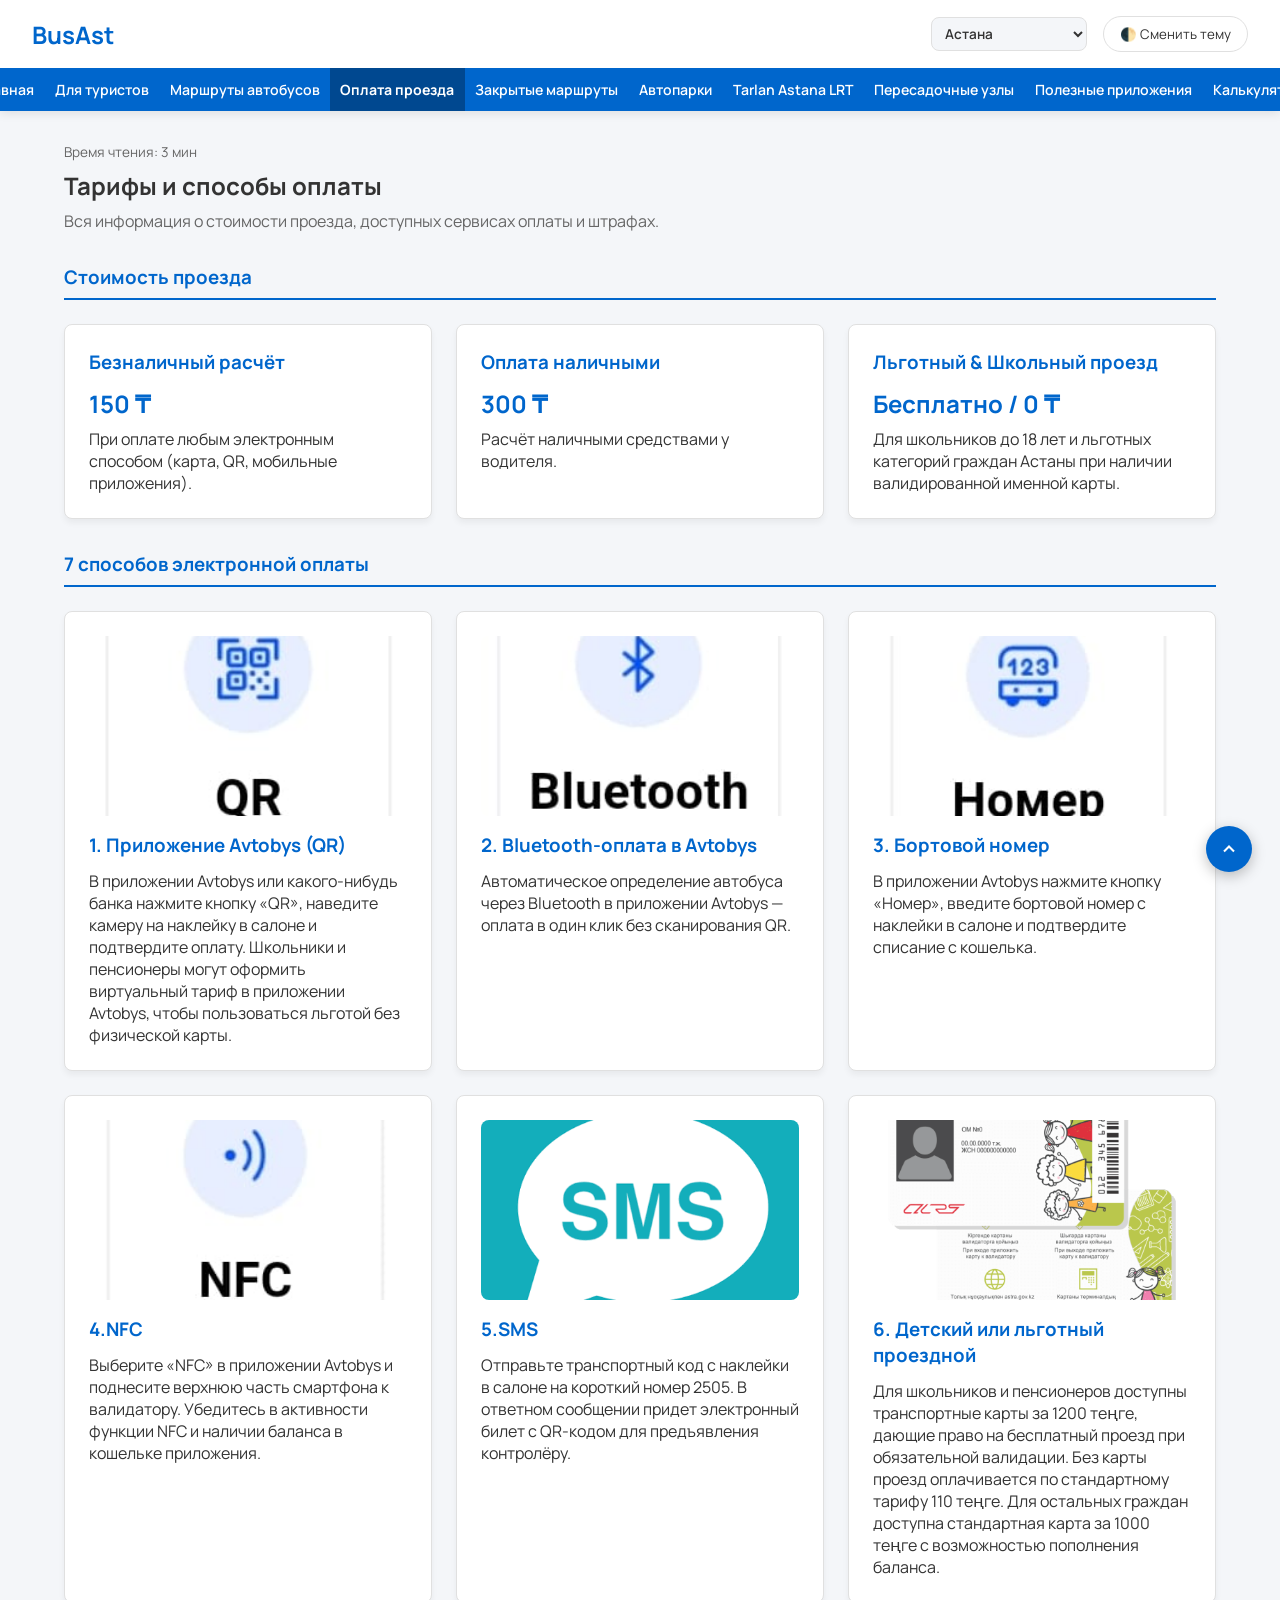
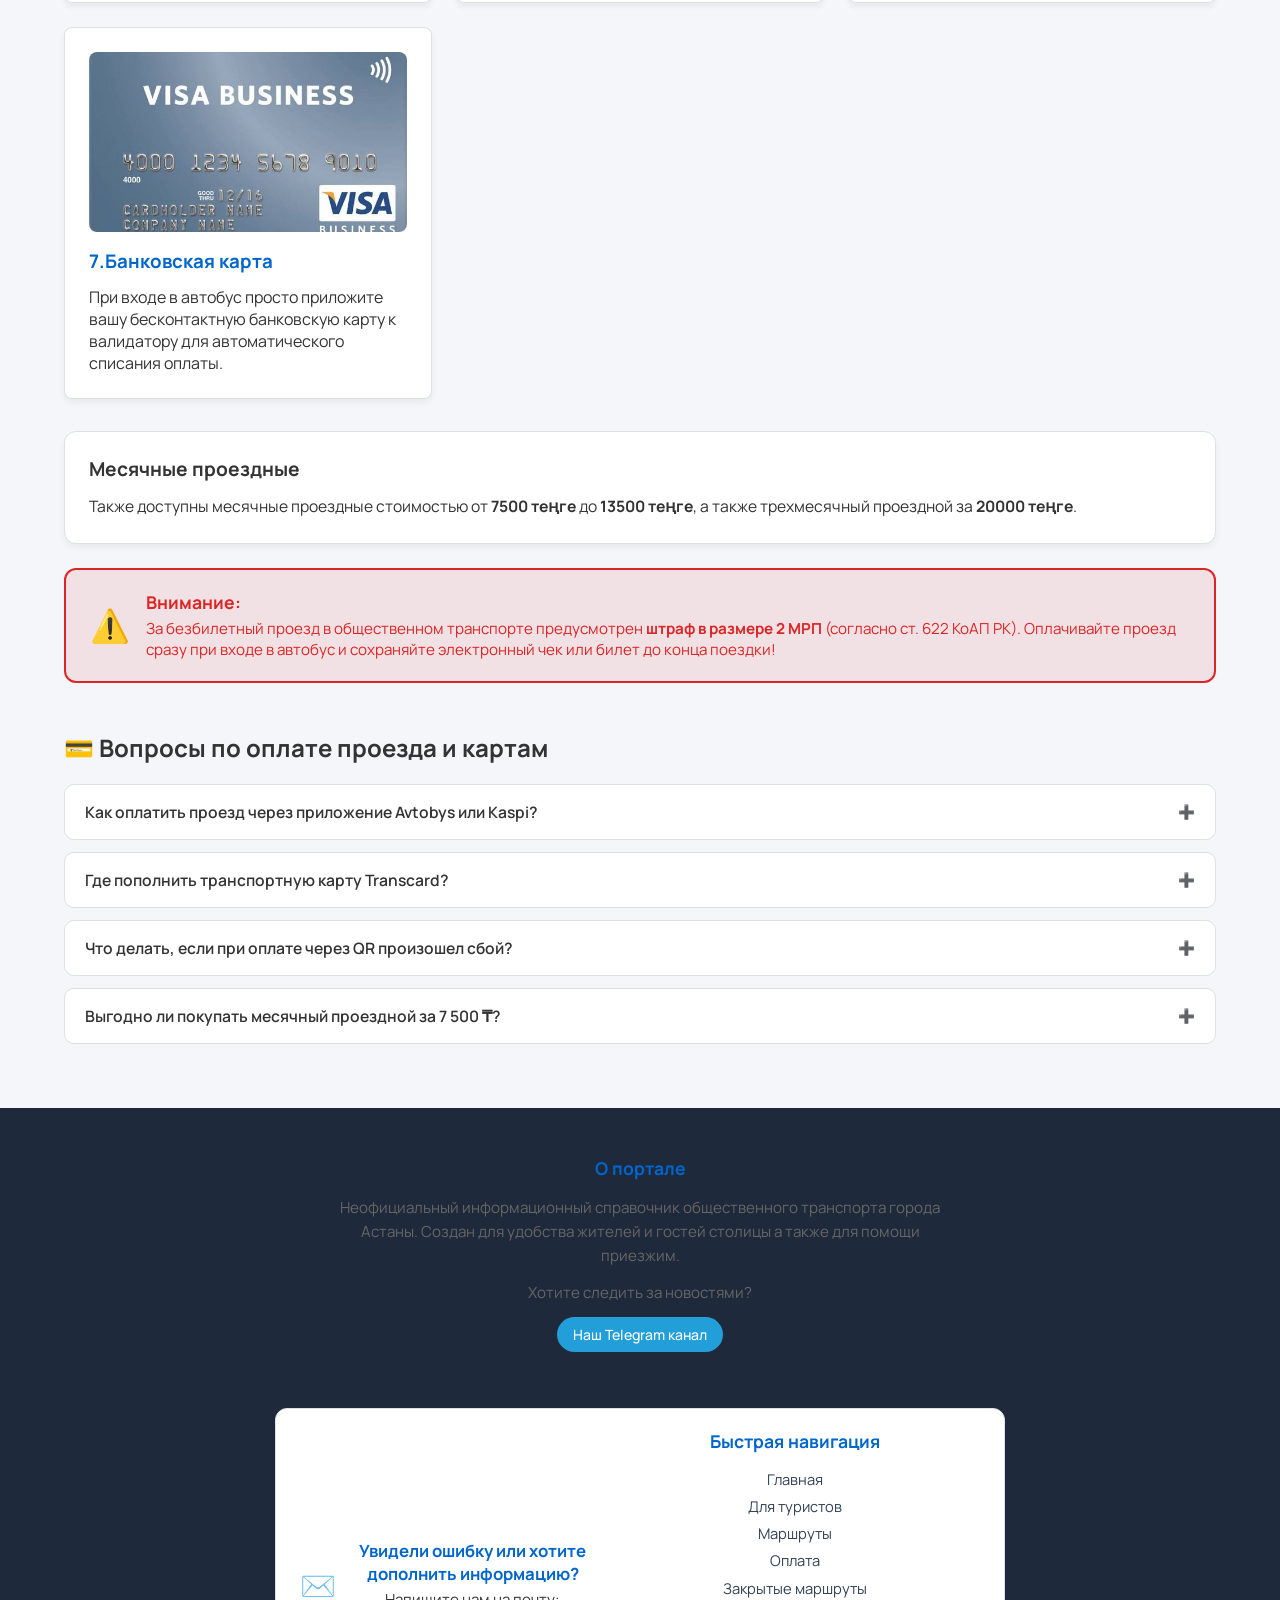
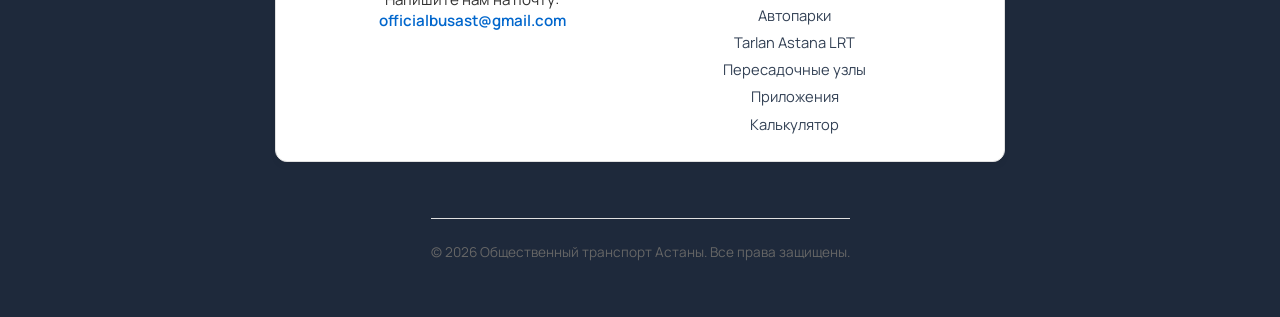
<file: payment.html>
<!DOCTYPE html>
<html lang="ru">
<head>
     <!-- Google tag (gtag.js) -->
<script async src="https://www.googletagmanager.com/gtag/js?id=G-H6PNS1T2KX"></script>
<script>
  window.dataLayer = window.dataLayer || [];
  function gtag(){dataLayer.push(arguments);}
  gtag('js', new Date());

  gtag('config', 'G-H6PNS1T2KX');
</script>
<link rel="manifest" href="manifest.json">
<meta name="theme-color" content="#0284c7">
<meta name="mobile-web-app-capable" content="yes">
<meta name="apple-mobile-web-app-status-bar-style" content="black-translucent">
<meta name="apple-mobile-web-app-title" content="BusAst">

<script>
  if ('serviceWorker' in navigator) {
    window.addEventListener('load', () => {
      navigator.serviceWorker.register('./sw.js')
        .then(reg => console.log('PWA Service Worker зарегистрирован успешно'))
        .catch(err => console.log('Ошибка регистрации PWA:', err));
    });
  }
</script>
  <meta charset="UTF-8">
  <meta name="viewport" content="width=device-width, initial-scale=1.0">
  <title>Оплата проезда — Транспорт Астаны</title>
  <link rel="canonical" href="https://busast.kz/payment.html">
  <link rel="stylesheet" href="style.css">
  <link rel="icon" type="image/png" sizes="32x32" href="png/Gemini_Generated_Image_47ujsf47ujsf47uj.jpg">
<link rel="icon" type ="image/png" sizes="16x16" href="png/Gemini_Generated_Image_47ujsf47ujsf47uj.jpg">


<link rel="apple-touch-icon" sizes="180x180" href="png/Gemini_Generated_Image_47ujsf47ujsf47uj.jpg">
<link rel="shortcut icon" href="png/Gemini_Generated_Image_47ujsf47ujsf47uj.jpg">
  </head>
<body id="top">

  <header>
    <div class="header-container">
      <a href="index.html" class="logo">BusAst</a>
      <div class="header-controls">
      <select class="city-select" id="citySelect">
        <option value="astana" selected>Астана</option>
        <option value="almaty">Алматы (скоро)</option>
        <option value="shymkent">Шымкент (скоро)</option>
      </select>
    </div>
      <button class="theme-toggle" onclick="toggleTheme()">🌓 Сменить тему</button>
      
    </div>
  <nav>
      <div class="nav-container">
        <div class="nav-link" data-href="index.html">Главная</div>
        <div class="nav-link" data-href="tourists.html">Для туристов</div>
        <div class="nav-link" data-href="routes.html">Маршруты автобусов</div>
        <div class="nav-link active" data-href="payment.html">Оплата проезда</div>
        <div class="nav-link" data-href="closed.html">Закрытые маршруты</div>
        <div class="nav-link" data-href="parks.html">Автопарки</div>
        <div class="nav-link" data-href="lrt.html">Tarlan Astana LRT</div>
        <div class="nav-link" data-href="hubs.html">Пересадочные узлы</div>
        <div class="nav-link" data-href="apps.html">Полезные приложения</div>
        <div class="nav-link" data-href="calc.html">Калькулятор</div>
        </div>
    </nav>
  </header>

  <main>
    <span class="reading-time">Время чтения: 3 мин</span>
    <h2>Тарифы и способы оплаты</h2>
    <p style="margin-top: 0.5rem; color: var(--text-muted);">
      Вся информация о стоимости проезда, доступных сервисах оплаты и штрафах.
    </p>

    
    <h3 class="payment-section-title">Стоимость проезда</h3>
    <div class="grid-cards">
      <div class="card">
        <h3>Безналичный расчёт</h3>
        <p style="font-size: 1.5rem; font-weight: bold; color: var(--primary); margin: 0.5rem 0;">150 ₸</p>
        <p>При оплате любым электронным способом (карта, QR, мобильные приложения).</p>
      </div>
      <div class="card">
        <h3>Оплата наличными</h3>
        <p style="font-size: 1.5rem; font-weight: bold; color: var(--primary); margin: 0.5rem 0;">300 ₸</p>
        <p>Расчёт наличными средствами у водителя.</p>
      </div>
      <div class="card">
        <h3>Льготный & Школьный проезд</h3>
        <p style="font-size: 1.5rem; font-weight: bold; color: var(--primary); margin: 0.5rem 0;">Бесплатно / 0 ₸</p>
        <p>Для школьников до 18 лет и льготных категорий граждан Астаны при наличии валидированной именной карты.</p>
      </div>
    </div>

    
    <h3 class="payment-section-title">7 способов электронной оплаты</h3>
    <div class="grid-cards">
      
      
      <div class="card">
        <img src="png/qr.png" alt="Avtobys QR" class="card-img">
        <h3>1. Приложение Avtobys (QR)</h3>
        <p>В приложении Avtobys или какого-нибудь банка нажмите кнопку «QR», наведите камеру на наклейку в салоне и подтвердите оплату. Школьники и пенсионеры могут оформить виртуальный тариф в приложении Avtobys, чтобы пользоваться льготой без физической карты.</p>
      </div>

      
      <div class="card">
        <img src="png/bluetooth.png" alt="Bluetooth" class="card-img">
        <h3>2. Bluetooth-оплата в Avtobys</h3>
        <p>Автоматическое определение автобуса через Bluetooth в приложении Avtobys — оплата в один клик без сканирования QR.</p>
      </div>

      
      <div class="card">
        <img src="png/numb.png" alt="Avtobys QR" class="card-img">
        <h3>3. Бортовой номер</h3>
        <p>В приложении Avtobys нажмите кнопку «Номер», введите бортовой номер с наклейки в салоне и подтвердите списание с кошелька.</p>
      </div>

      
      <div class="card">
        <img src="png/nfc.png" alt="Avtobys QR" class="card-img">
        <h3>4.NFC</h3>
        <p>Выберите «NFC» в приложении Avtobys и поднесите верхнюю часть смартфона к валидатору. Убедитесь в активности функции NFC и наличии баланса в кошельке приложения.</p>
      </div>

      
      <div class="card">
        <img src="png/sms.png" alt="Avtobys QR" class="card-img">
        <h3>5.SMS</h3>
        <p>Отправьте транспортный код с наклейки в салоне на короткий номер 2505. В ответном сообщении придет электронный билет с QR-кодом для предъявления контролёру.</p>
      </div>

      
      <div class="card">
        <img src="png/detskaya.png" alt="Avtobys QR" class="card-img">
        <h3>6. Детский или льготный проездной</h3>
        <p>Для школьников и пенсионеров доступны транспортные карты за 1200 теңге, дающие право на бесплатный проезд при обязательной валидации. Без карты проезд оплачивается по стандартному тарифу 110 теңге. Для остальных граждан доступна стандартная карта за 1000 теңге с возможностью пополнения баланса.</p>
      </div>

      
      <div class="card">
        <img src="png/bank.png" alt="Avtobys QR" class="card-img">
        <h3>7.Банковская карта</h3>
        <p>При входе в автобус просто приложите вашу бесконтактную банковскую карту к валидатору для автоматического списания оплаты.</p>
      </div>

    </div>
    <div class="pass-info-card">
  <h3>Месячные проездные</h3>
  <p>
    Также доступны месячные проездные стоимостью от <strong>7500 теңге</strong> до <strong>13500 теңге</strong>, а также трехмесячный проездной за <strong>20000 теңге</strong>.
  </p>
</div>

    
    <div class="penalty-warning">
      <div class="icon">⚠️</div>
      <div>
        <h3>Внимание:</h3>
        <p>
          За безбилетный проезд в общественном транспорте предусмотрен <strong>штраф в размере 2 МРП</strong> (согласно ст. 622 КоАП РК). Оплачивайте проезд сразу при входе в автобус и сохраняйте электронный чек или билет до конца поездки!
        </p>
      </div>
    </div>
  
<section class="faq-section">
  <h2 class="section-title">💳 Вопросы по оплате проезда и картам</h2>
  <div class="faq-accordion">

    <details class="faq-item">
      <summary>Как оплатить проезд через приложение Avtobys или Kaspi?</summary>
      <div class="faq-answer">
        Откройте сканер QR в приложении <strong>Avtobys</strong> или <strong>Kaspi.kz</strong>, наведите камеру на QR-код внутри салона автобуса и подтвердите списание 110 ₸. Также в Avtobys доступна оплата по Bluetooth и по коду транспортного средства.
      </div>
    </details>

    <details class="faq-item">
      <summary>Где пополнить транспортную карту Transcard?</summary>
      <div class="faq-answer">
        Пополнить баланс карты без комиссии можно онлайн через приложения <strong>Avtobys, Kaspi.kz, Halyk Homebank</strong>, а также наличными через специализированные кассы и терминалы QIWI / Kaspi.
      </div>
    </details>

    <details class="faq-item">
      <summary>Что делать, если при оплате через QR произошел сбой?</summary>
      <div class="faq-answer">
        Если деньги списались, но электронный чек не отобразился, проверьте историю операций в банковском приложении. В случае споров покажите контролеру квитанцию из истории платежей или оплатите альтернативным способом (Bluetooth / номер автобуса).
      </div>
    </details>

    <details class="faq-item">
      <summary>Выгодно ли покупать месячный проездной за 7 500 ₸?</summary>
      <div class="faq-answer">
        Проездной окупается, если вы совершаете более <strong>68 поездок в месяц</strong> (примерно от 3 поездок в день при 22 рабочих днях или с пересадками). Детальный расчет можно посмотреть в нашем <span class="text-link" data-href="calc.html">Калькуляторе</a>.
      </div>
    </details>

  </div>
</section>
  </main>

  
  <footer>
  <div class="footer-container">
    <div class="footer-section">
      <h4>О портале</h4>
      <p>Неофициальный информационный справочник общественного транспорта города Астаны. Создан для удобства жителей и гостей столицы а также для помощи приезжим.</p>
      
      
      <p style="margin-top: 0.75rem;">Хотите следить за новостями?</p>
      <a href="https://t.me/BusAstOfficial" target="_blank" class="telegram-link">
        Наш Telegram канал
      </a>
    </div>
    <div class="feedback-card">
  <div class="feedback-icon">✉️</div>
  <div class="feedback-content">
    <h4>Увидели ошибку или хотите дополнить информацию?</h4>
    <p>
      Напишите нам на почту: 
      <a href="mailto:officialbusast@gmail.com" class="email-link">officialbusast@gmail.com</a>
    </p>
  </div>

     <div class="footer-section">
      <h4>Быстрая навигация</h4>
      <ul class="footer-nav">
        <div class="footer-links">
        <div class="footer-link" data-href="index.html">Главная</div>
        <div class="footer-link" data-href="tourists.html">Для туристов</div>
        <div class="footer-link" data-href="routes.html">Маршруты</div>
        <div class="footer-link" data-href="payment.html">Оплата</div>
        <div class="footer-link" data-href="closed.html">Закрытые маршруты</div>
        <div class="footer-link" data-href="parks.html">Автопарки</div>
        <div class="footer-link" data-href="lrt.html">Tarlan Astana LRT</div>
        <div class="footer-link" data-href="hubs.html">Пересадочные узлы</div>
        <div class="footer-link" data-href="apps.html">Приложения</div>
        <div class="footer-link" data-href="calc.html">Калькулятор</div>
      </ul>
    </div>
  </div>
  <div class="footer-bottom">
    <p>&copy; 2026 Общественный транспорт Астаны. Все права защищены.</p>
  </div>
</footer>
  <script>
    
    function applySavedTheme() {
      const savedTheme = localStorage.getItem('theme') || 'light';
      document.documentElement.setAttribute('data-theme', savedTheme);
    }
    applySavedTheme();

    
    function toggleTheme() {
      const currentTheme = document.documentElement.getAttribute('data-theme');
      const newTheme = currentTheme === 'dark' ? 'light' : 'dark';
      document.documentElement.setAttribute('data-theme', newTheme);
      localStorage.setItem('theme', newTheme);
    }
  </script>
<div class="back-to-top" data-scroll-top title="Наверх">
  <svg width="20" height="20" viewBox="0 0 24 24" fill="none" stroke="currentColor" stroke-width="2.5"><path d="M18 15l-6-6-6 6"/></svg>
</div>
<script>
  document.addEventListener('click', function(e) {
   
    const scrollTopBtn = e.target.closest('[data-scroll-top]');
    if (scrollTopBtn) {
      window.scrollTo({ top: 0, behavior: 'smooth' });
      return;
    }

   
    const target = e.target.closest('[data-href]');
    if (target) {
      const url = target.getAttribute('data-href');
      const isExternal = target.getAttribute('data-target') === '_blank';

      
      if (e.ctrlKey || e.metaKey || e.button === 1) {
        window.open(url, '_blank');
        return;
      }

   
      if (isExternal) {
        window.open(url, '_blank', 'noopener,noreferrer');
      } else {
     
        window.location.href = url;
      }
    }
  });
</script>
</body>
</html>
</file>
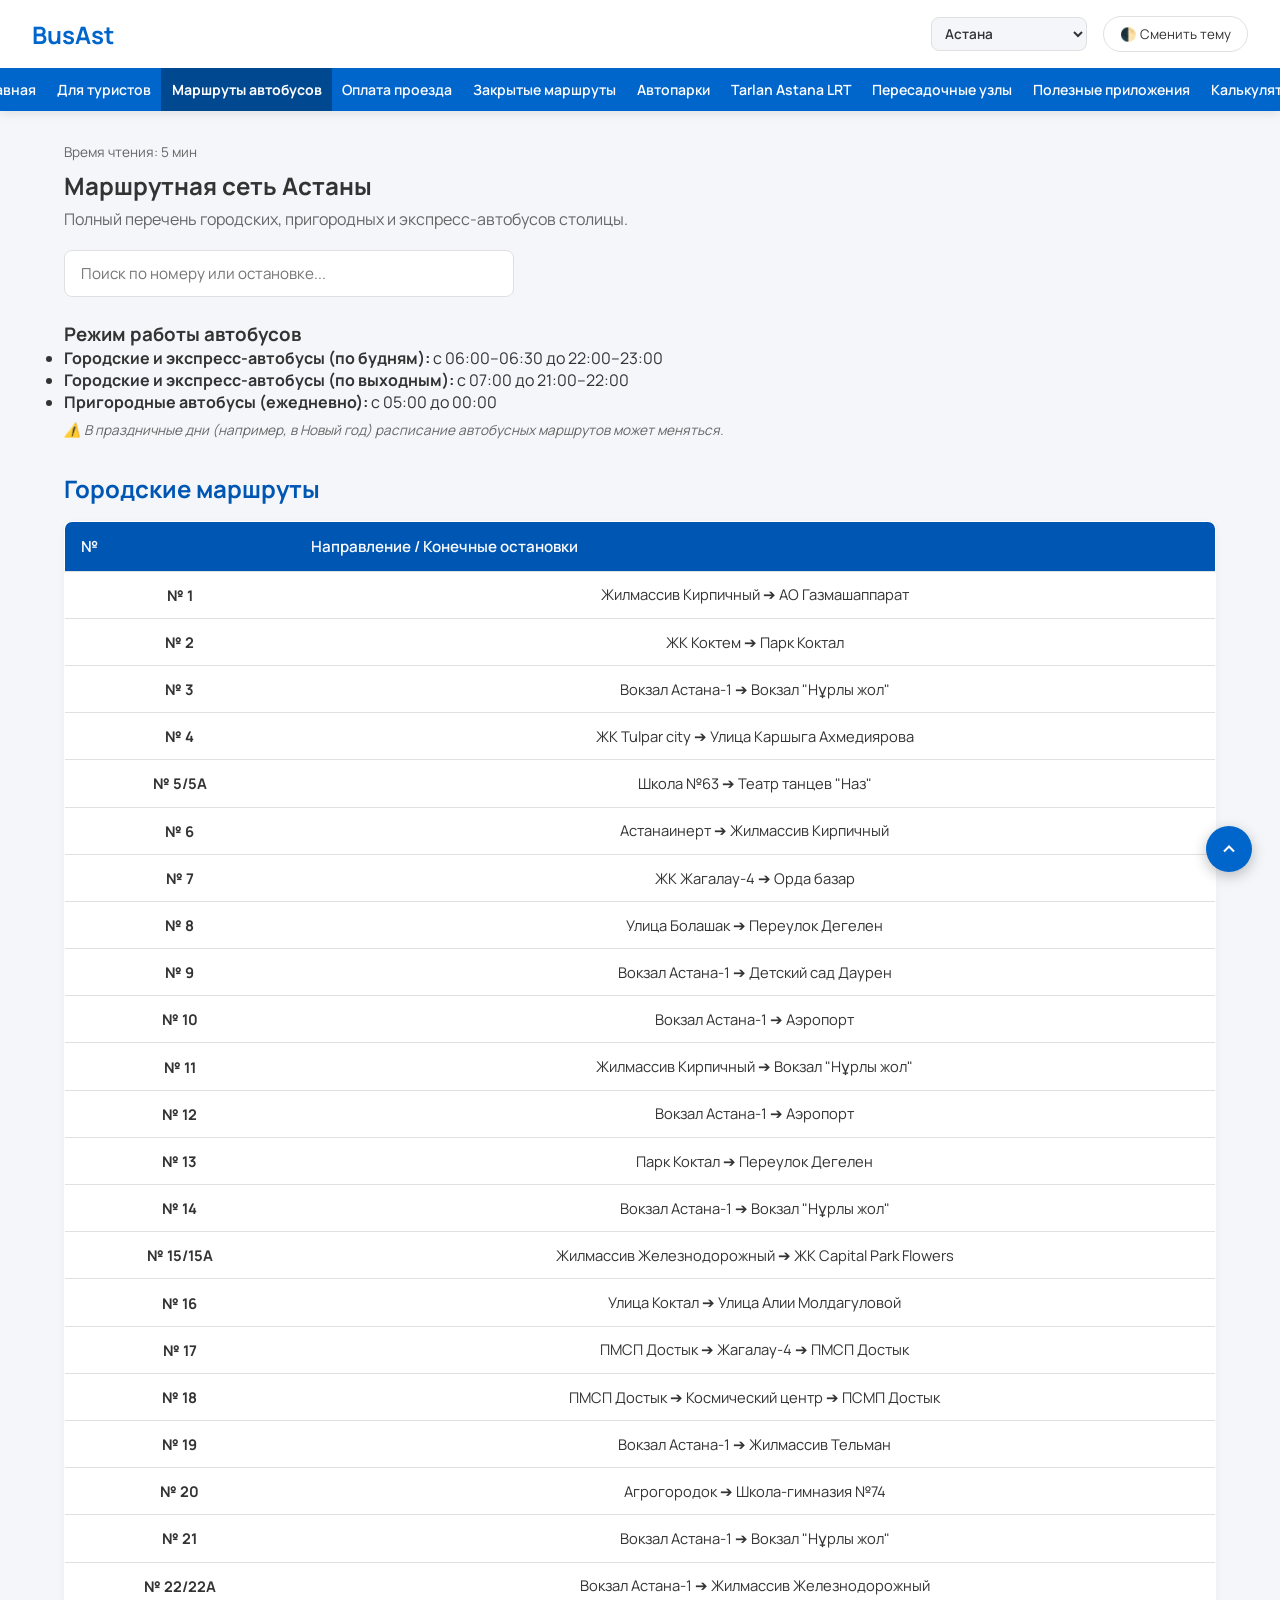
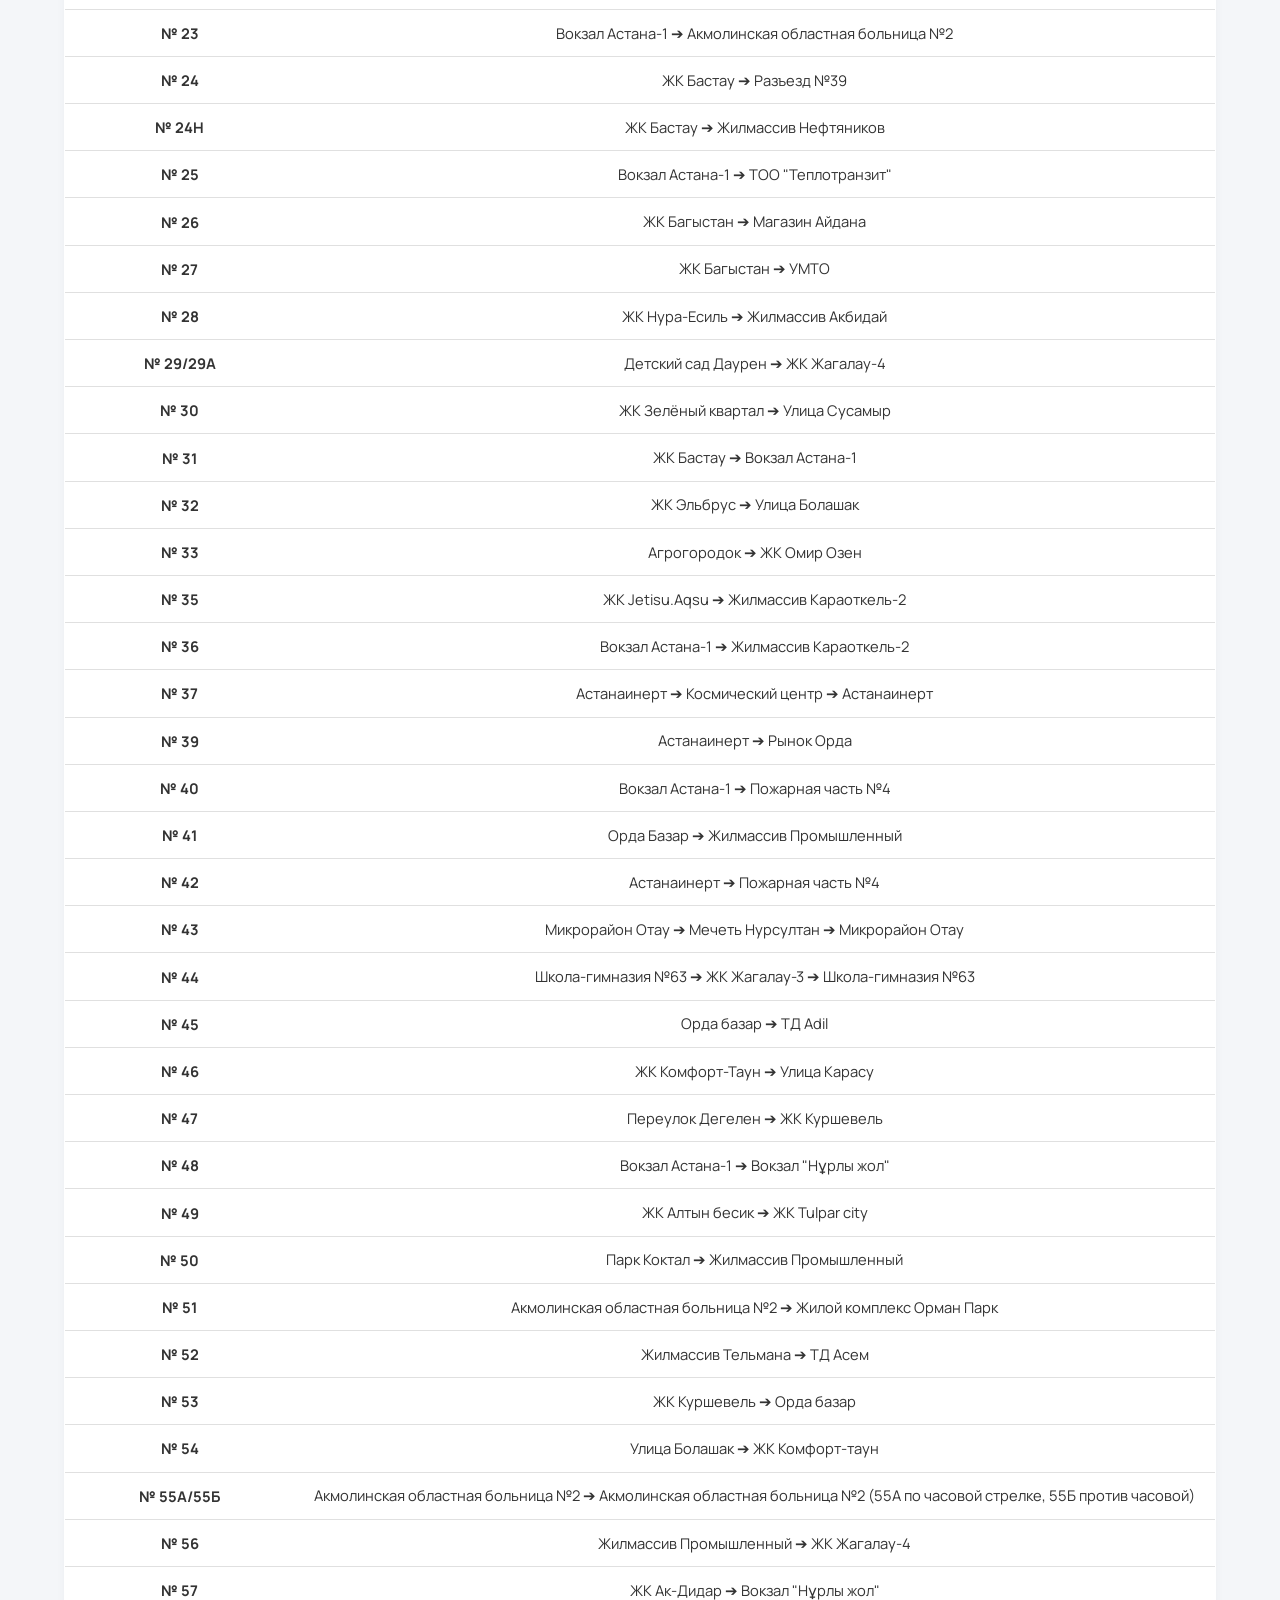
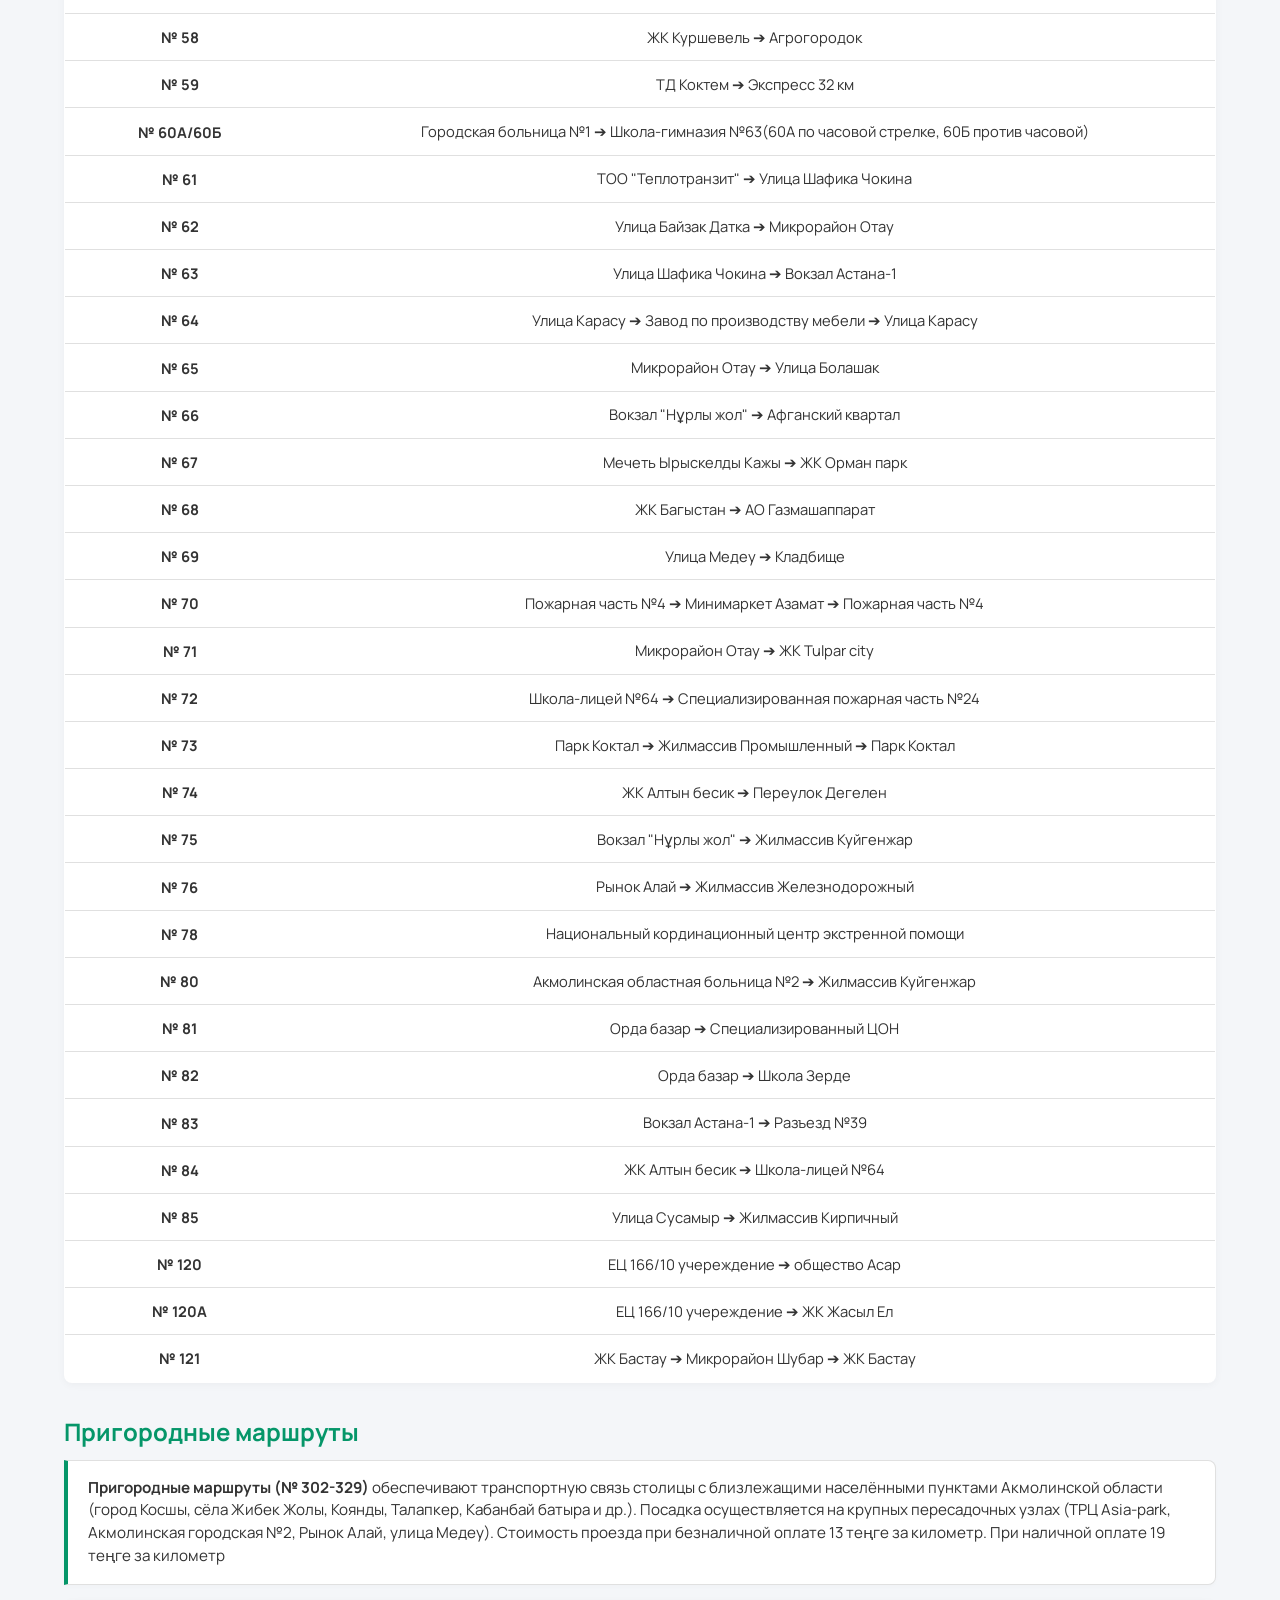
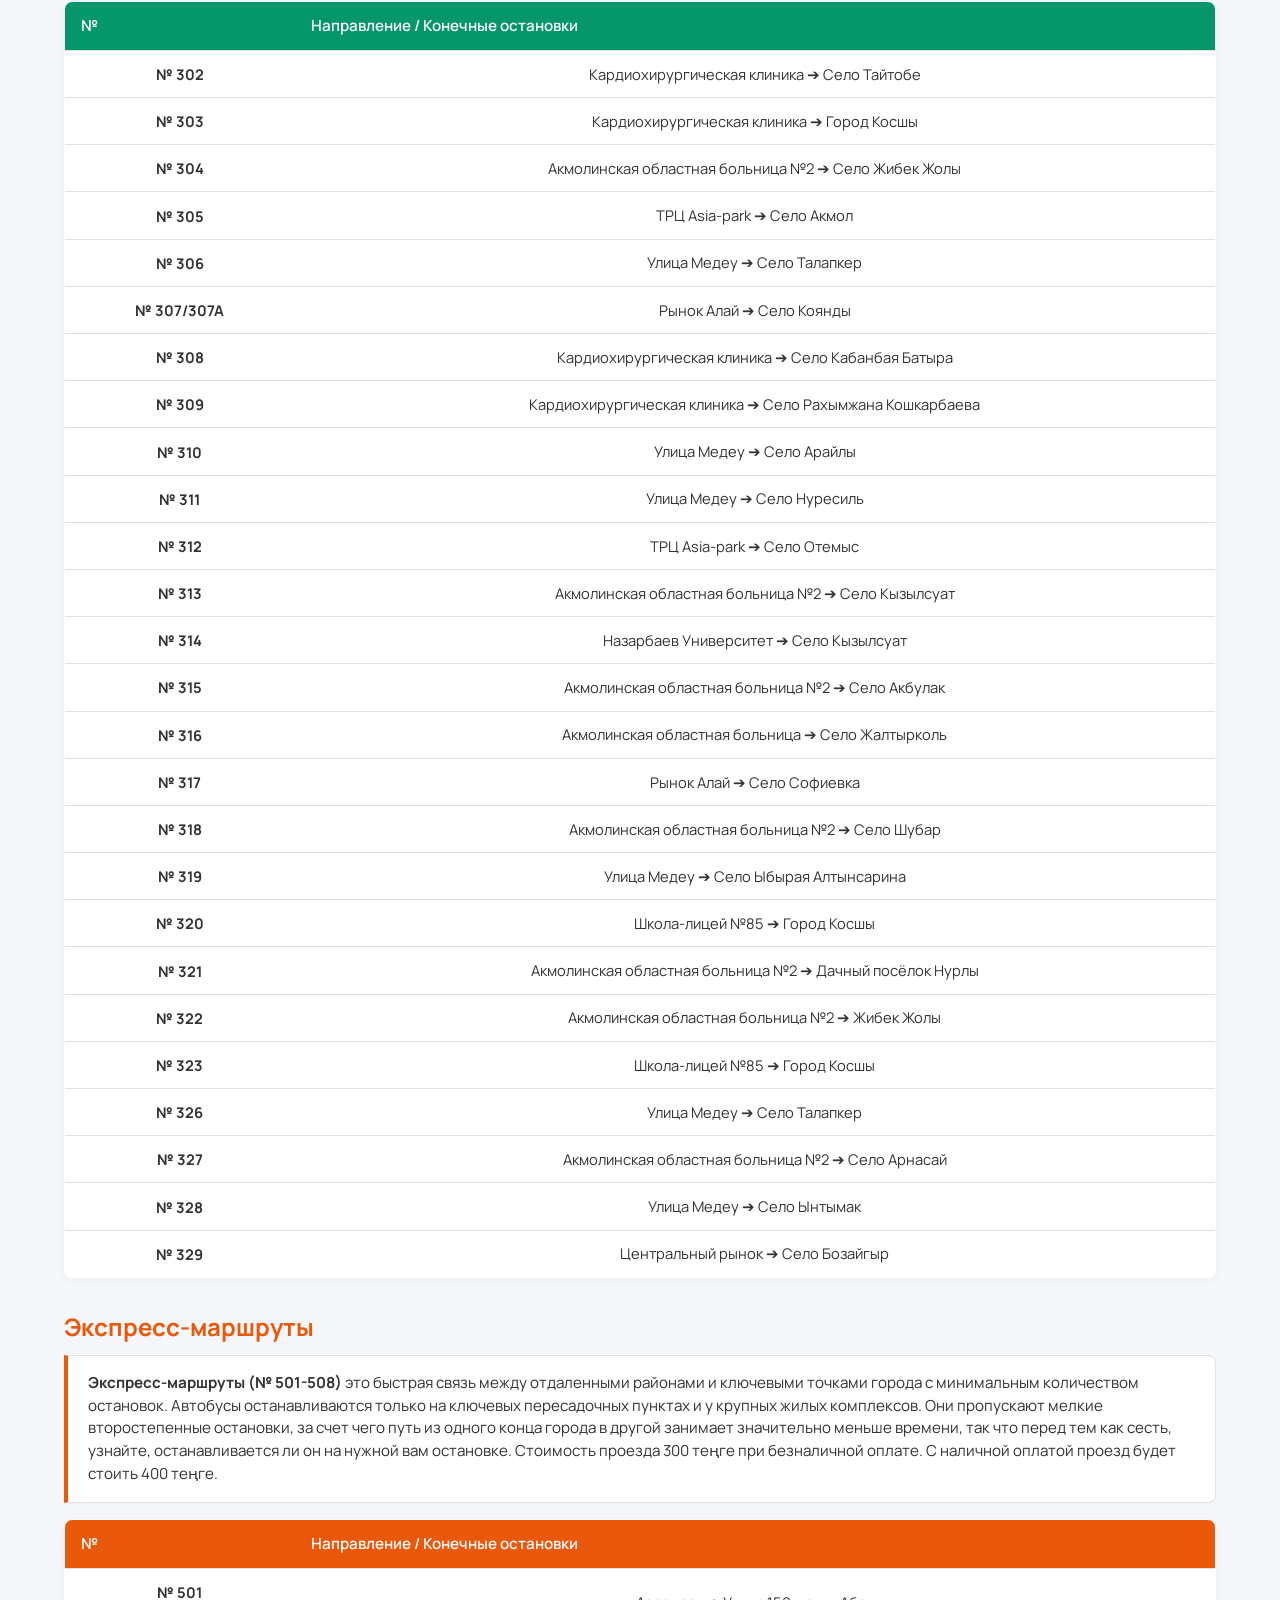
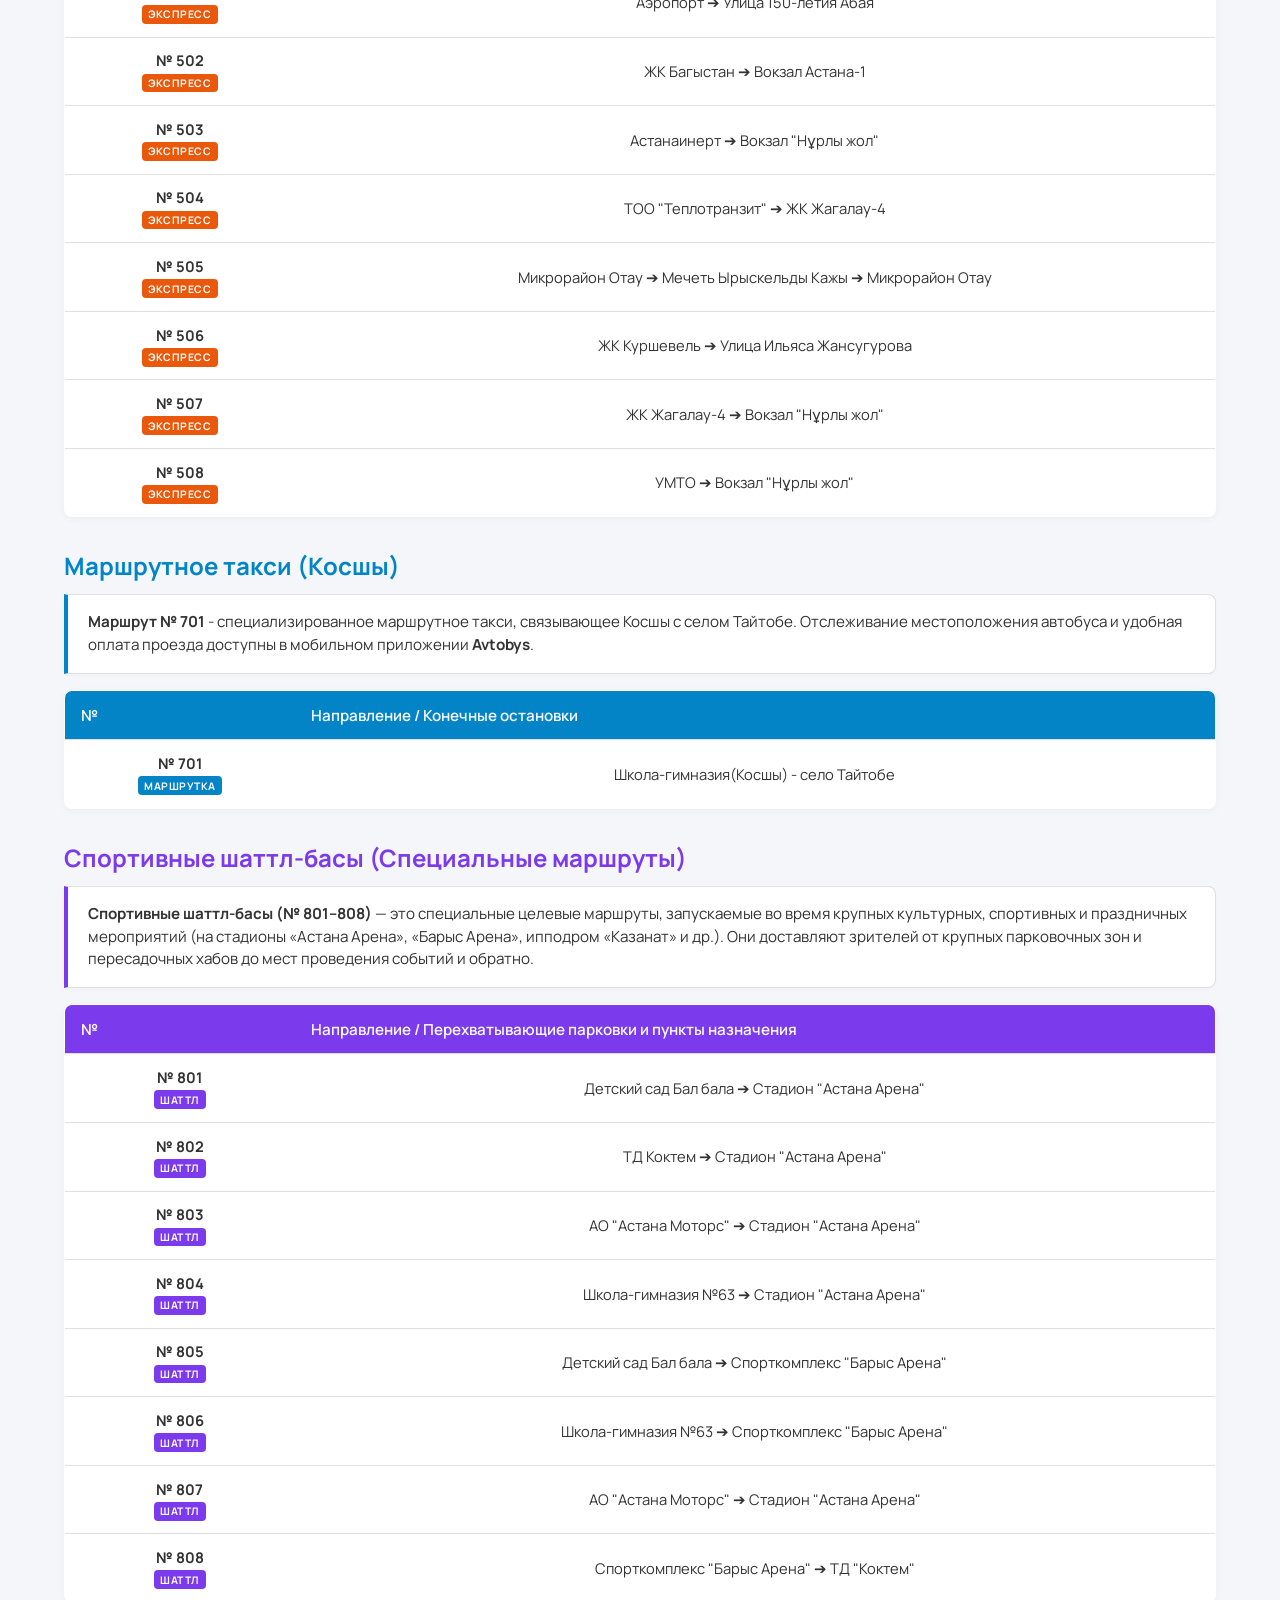
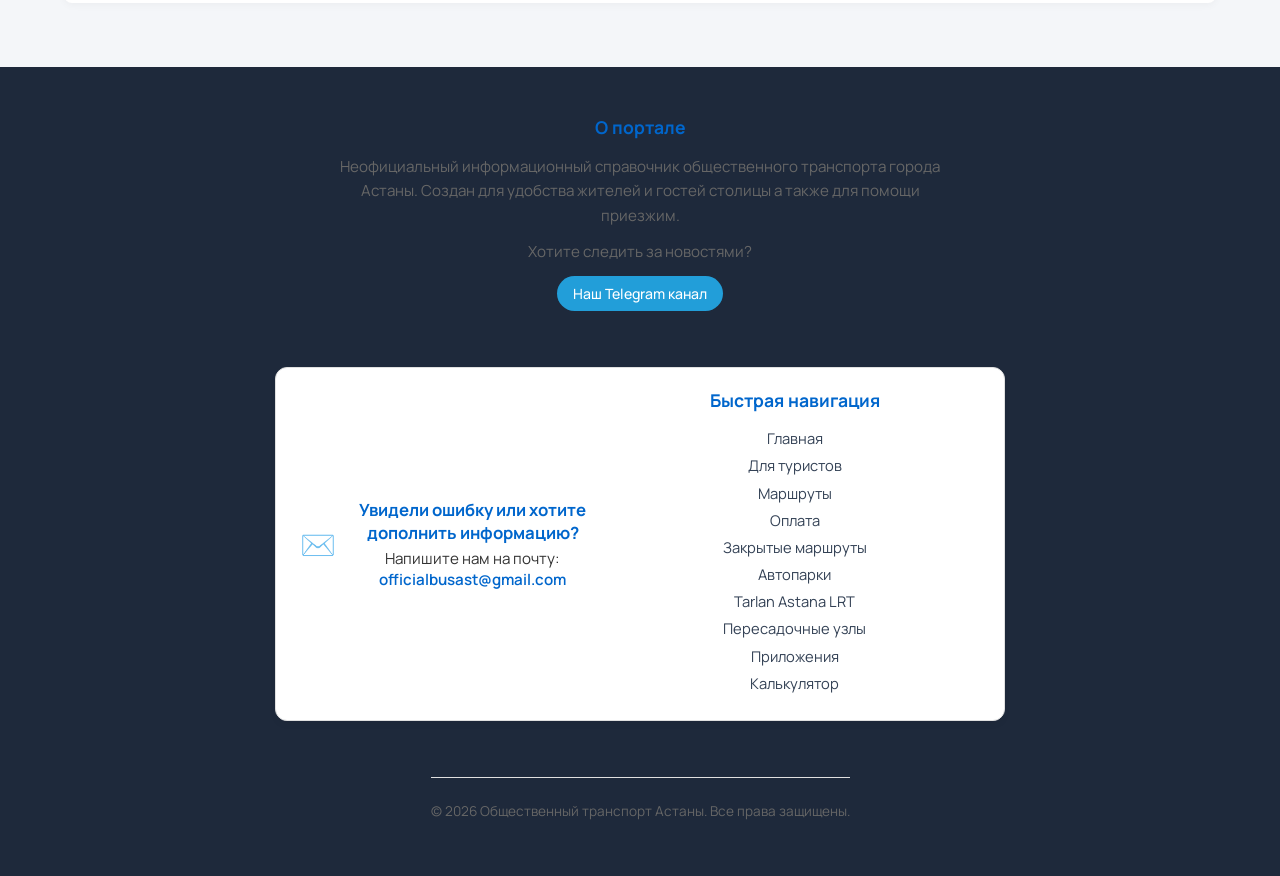
<file: routes.html>
<!DOCTYPE html>
<html lang="ru">
<head>
<!-- Google tag (gtag.js) -->
<script async src="https://www.googletagmanager.com/gtag/js?id=G-H6PNS1T2KX"></script>
<script>
  window.dataLayer = window.dataLayer || [];
  function gtag(){dataLayer.push(arguments);}
  gtag('js', new Date());

  gtag('config', 'G-H6PNS1T2KX');
</script>
<link rel="manifest" href="manifest.json">
<meta name="theme-color" content="#0284c7">
<meta name="mobile-web-app-capable" content="yes">
<meta name="apple-mobile-web-app-status-bar-style" content="black-translucent">
<meta name="apple-mobile-web-app-title" content="BusAst">

<script>
  if ('serviceWorker' in navigator) {
    window.addEventListener('load', () => {
      navigator.serviceWorker.register('./sw.js')
        .then(reg => console.log('PWA Service Worker зарегистрирован успешно'))
        .catch(err => console.log('Ошибка регистрации PWA:', err));
    });
  }
</script>
    <meta charset="UTF-8">
    <meta name="viewport" content="width=device-width, initial-scale=1.0">
    <title>Маршруты автобусов - Автобусы Астаны</title>
    <link rel="canonical" href="https://busast.kz/routes.html">
    <meta name="description" content="Автобусы Астаны. Маршруты автобусов Астаны" />
    <link rel="stylesheet" href="style.css">
    <link rel="icon" type="image/png" sizes="32x32" href="png/Gemini_Generated_Image_47ujsf47ujsf47uj.jpg">
<link rel="icon" type ="image/png" sizes="16x16" href="png/Gemini_Generated_Image_47ujsf47ujsf47uj.jpg">


<link rel="apple-touch-icon" sizes="180x180" href="png/Gemini_Generated_Image_47ujsf47ujsf47uj.jpg">
<link rel="shortcut icon" href="png/Gemini_Generated_Image_47ujsf47ujsf47uj.jpg">
</head>
<body id="top">

  <header>
    <div class="header-container">
      <a href="index.html" class="logo">BusAst</a>
      <div class="header-controls">
      <select class="city-select" id="citySelect">
        <option value="astana" selected>Астана</option>
        <option value="almaty">Алматы (скоро)</option>
        <option value="shymkent">Шымкент (скоро)</option>
      </select>
    </div>
      <button class="theme-toggle" onclick="toggleTheme()">🌓 Сменить тему</button>
      
    </div>
  <nav>
      <div class="nav-container">
        <div class="nav-link" data-href="index.html">Главная</div>
        <div class="nav-link" data-href="tourists.html">Для туристов</div>
        <div class="nav-link active" data-href="routes.html">Маршруты автобусов</div>
        <div class="nav-link" data-href="payment.html">Оплата проезда</div>
        <div class="nav-link" data-href="closed.html">Закрытые маршруты</div>
        <div class="nav-link" data-href="parks.html">Автопарки</div>
        <div class="nav-link" data-href="lrt.html">Tarlan Astana LRT</div>
        <div class="nav-link" data-href="hubs.html">Пересадочные узлы</div>
        <div class="nav-link" data-href="apps.html">Полезные приложения</div>
        <div class="nav-link" data-href="calc.html">Калькулятор</div>
        </div>
    </nav>
  </header>

  <main>
    <span class="reading-time">Время чтения: 5 мин</span>
    <h2>Маршрутная сеть Астаны</h2>
    <p style="margin-top:0.4rem; color:var(--text-muted);">
      Полный перечень городских, пригородных и экспресс-автобусов столицы.
    </p>

    
    <div class="search-container" style="margin-top: 1.25rem;">
      <input type="text" id="routeSearch" class="search-input" onkeyup="filterRoutes()" placeholder="Поиск по номеру или остановке...">
    </div>
  
<div class="schedule-block">
  <h3>Режим работы автобусов</h3>
  <ul class="schedule-details">
    <li><strong>Городские и экспресс-автобусы (по будням):</strong> с 06:00–06:30 до 22:00–23:00</li>
    <li><strong>Городские и экспресс-автобусы (по выходным):</strong> с 07:00 до 21:00–22:00</li>
    <li><strong>Пригородные автобусы (ежедневно):</strong> с 05:00 до 00:00</li>
  </ul>
  <p class="schedule-note">
    ⚠️ В праздничные дни (например, в Новый год) расписание автобусных маршрутов может меняться.
  </p>
</div>

    <div class="routes-container">
      
      
      <h3 class="routes-section-title title-city">Городские маршруты</h3>
      <table class="routes-table">
        <thead class="header-city">
          <tr>
            <th style="width: 20%;">№</th>
            <th>Направление / Конечные остановки</th>
          </tr>
        </thead>
        <tbody class="routes-body">
          <tr><td class="num-col">№ 1</td><td class="route-col">Жилмассив Кирпичный ➔ АО Газмашаппарат</td></tr>
          <tr><td class="num-col">№ 2</td><td class="route-col">ЖК Коктем ➔ Парк Коктал</td></tr>
          <tr><td class="num-col">№ 3</td><td class="route-col">Вокзал Астана-1 ➔ Вокзал "Нұрлы жол"</td></tr>
          <tr><td class="num-col">№ 4</td><td class="route-col">ЖК Tulpar city ➔ Улица Каршыга Ахмедиярова</td></tr>
          <tr><td class="num-col">№ 5/5А</td><td class="route-col">Школа №63 ➔ Театр танцев "Наз"</td></tr>
          <tr><td class="num-col">№ 6</td><td class="route-col">Астанаинерт ➔ Жилмассив Кирпичный</td></tr>
          <tr><td class="num-col">№ 7</td><td class="route-col">ЖК Жагалау-4 ➔ Орда базар</td></tr>
          <tr><td class="num-col">№ 8</td><td class="route-col">Улица Болашак ➔ Переулок Дегелен</td></tr>
          <tr><td class="num-col">№ 9</td><td class="route-col">Вокзал Астана-1 ➔ Детский сад Даурен</td></tr>
          <tr><td class="num-col">№ 10</td><td class="route-col">Вокзал Астана-1 ➔ Аэропорт</td></tr>
          <tr><td class="num-col">№ 11</td><td class="route-col">Жилмассив Кирпичный ➔ Вокзал "Нұрлы жол"</td></tr>
          <tr><td class="num-col">№ 12</td><td class="route-col">Вокзал Астана-1 ➔ Аэропорт</td></tr>
          <tr><td class="num-col">№ 13</td><td class="route-col">Парк Коктал ➔ Переулок Дегелен</td></tr>
          <tr><td class="num-col">№ 14</td><td class="route-col">Вокзал Астана-1 ➔ Вокзал "Нұрлы жол"</td></tr>
          <tr><td class="num-col">№ 15/15А</td><td class="route-col">Жилмассив Железнодорожный ➔ ЖК Capital Park Flowers</td></tr>
          <tr><td class="num-col">№ 16</td><td class="route-col">Улица Коктал ➔ Улица Алии Молдагуловой</td></tr>
          <tr><td class="num-col">№ 17</td><td class="route-col">ПМСП Достык ➔ Жагалау-4 ➔ ПМСП Достык</td></tr>
          <tr><td class="num-col">№ 18</td><td class="route-col">ПМСП Достык ➔ Космический центр ➔ ПСМП Достык</td></tr>
          <tr><td class="num-col">№ 19</td><td class="route-col">Вокзал Астана-1 ➔ Жилмассив Тельман</td></tr>
          <tr><td class="num-col">№ 20</td><td class="route-col">Агрогородок ➔ Школа-гимназия №74</td></tr>
          <tr><td class="num-col">№ 21</td><td class="route-col">Вокзал Астана-1 ➔ Вокзал "Нұрлы жол"</td></tr>
          <tr><td class="num-col">№ 22/22А</td><td class="route-col">Вокзал Астана-1 ➔ Жилмассив Железнодорожный</td></tr>
          <tr><td class="num-col">№ 23</td><td class="route-col">Вокзал Астана-1 ➔ Акмолинская областная больница №2</td></tr>
          <tr><td class="num-col">№ 24</td><td class="route-col">ЖК Бастау ➔ Разъезд №39</td></tr>
          <tr><td class="num-col">№ 24Н</td><td class="route-col">ЖК Бастау ➔ Жилмассив Нефтяников</td></tr>
          <tr><td class="num-col">№ 25</td><td class="route-col">Вокзал Астана-1 ➔ ТОО "Теплотранзит"</td></tr>
          <tr><td class="num-col">№ 26</td><td class="route-col">ЖК Багыстан ➔ Магазин Айдана</td></tr>
          <tr><td class="num-col">№ 27</td><td class="route-col">ЖК Багыстан ➔ УМТО</td></tr>
          <tr><td class="num-col">№ 28</td><td class="route-col">ЖК Нура-Есиль ➔ Жилмассив Акбидай</td></tr>
          <tr><td class="num-col">№ 29/29А</td><td class="route-col">Детский сад Даурен ➔ ЖК Жагалау-4</td></tr>
          <tr><td class="num-col">№ 30</td><td class="route-col">ЖК Зелёный квартал ➔ Улица Сусамыр</td></tr>
          <tr><td class="num-col">№ 31</td><td class="route-col">ЖК Бастау ➔ Вокзал Астана-1</td></tr>
          <tr><td class="num-col">№ 32</td><td class="route-col">ЖК Эльбрус ➔ Улица Болашак</td></tr>
          <tr><td class="num-col">№ 33</td><td class="route-col">Агрогородок ➔ ЖК Омир Озен</td></tr>
          <tr><td class="num-col">№ 35</td><td class="route-col">ЖК Jetisu.Aqsu ➔ Жилмассив Караоткель-2</td></tr>
          <tr><td class="num-col">№ 36</td><td class="route-col">Вокзал Астана-1 ➔ Жилмассив Караоткель-2</td></tr>
          <tr><td class="num-col">№ 37</td><td class="route-col">Астанаинерт ➔ Космический центр ➔ Астанаинерт</td></tr>
          <tr><td class="num-col">№ 39</td><td class="route-col">Астанаинерт ➔ Рынок Орда</td></tr>
          <tr><td class="num-col">№ 40</td><td class="route-col">Вокзал Астана-1 ➔ Пожарная часть №4</td></tr>
          <tr><td class="num-col">№ 41</td><td class="route-col">Орда Базар ➔ Жилмассив Промышленный</td></tr>
          <tr><td class="num-col">№ 42</td><td class="route-col">Астанаинерт ➔ Пожарная часть №4</td></tr>
          <tr><td class="num-col">№ 43</td><td class="route-col">Микрорайон Отау ➔ Мечеть Нурсултан ➔ Микрорайон Отау</td></tr>
          <tr><td class="num-col">№ 44</td><td class="route-col">Школа-гимназия №63 ➔ ЖК Жагалау-3 ➔ Школа-гимназия №63</td></tr>
          <tr><td class="num-col">№ 45</td><td class="route-col">Орда базар ➔ ТД Adil</td></tr>
          <tr><td class="num-col">№ 46</td><td class="route-col">ЖК Комфорт-Таун ➔ Улица Карасу</td></tr>
          <tr><td class="num-col">№ 47</td><td class="route-col">Переулок Дегелен ➔ ЖК Куршевель</td></tr>
          <tr><td class="num-col">№ 48</td><td class="route-col">Вокзал Астана-1 ➔ Вокзал "Нұрлы жол"</td></tr>
          <tr><td class="num-col">№ 49</td><td class="route-col">ЖК Алтын бесик ➔ ЖК Tulpar city</td></tr>
          <tr><td class="num-col">№ 50</td><td class="route-col">Парк Коктал ➔ Жилмассив Промышленный</td></tr>
          <tr><td class="num-col">№ 51</td><td class="route-col">Акмолинская областная больница №2 ➔ Жилой комплекс Орман Парк</td></tr>
          <tr><td class="num-col">№ 52</td><td class="route-col">Жилмассив Тельмана ➔ ТД Асем</td></tr>
          <tr><td class="num-col">№ 53</td><td class="route-col">ЖК Куршевель ➔ Орда базар</td></tr>
          <tr><td class="num-col">№ 54</td><td class="route-col">Улица Болашак ➔ ЖК Комфорт-таун</td></tr>
          <tr><td class="num-col">№ 55А/55Б</td><td class="route-col">Акмолинская областная больница №2 ➔ Акмолинская областная больница №2 (55А по часовой стрелке, 55Б против часовой)</td></tr>
          <tr><td class="num-col">№ 56</td><td class="route-col">Жилмассив Промышленный ➔ ЖК Жагалау-4</td></tr>
          <tr><td class="num-col">№ 57</td><td class="route-col">ЖК Ак-Дидар ➔ Вокзал "Нұрлы жол"</td></tr>
          <tr><td class="num-col">№ 58</td><td class="route-col">ЖК Куршевель ➔ Агрогородок</td></tr>
          <tr><td class="num-col">№ 59</td><td class="route-col">ТД Коктем ➔ Экспресс 32 км</td></tr>
          <tr><td class="num-col">№ 60А/60Б</td><td class="route-col">Городская больница №1 ➔ Школа-гимназия №63(60А по часовой стрелке, 60Б против часовой)</td></tr>
          <tr><td class="num-col">№ 61</td><td class="route-col">ТОО "Теплотранзит" ➔ Улица Шафика Чокина</td></tr>
          <tr><td class="num-col">№ 62</td><td class="route-col">Улица Байзак Датка ➔ Микрорайон Отау</td></tr>
          <tr><td class="num-col">№ 63</td><td class="route-col">Улица Шафика Чокина ➔ Вокзал Астана-1</td></tr>
          <tr><td class="num-col">№ 64</td><td class="route-col">Улица Карасу ➔ Завод по производству мебели ➔ Улица Карасу</td></tr>
          <tr><td class="num-col">№ 65</td><td class="route-col">Микрорайон Отау ➔ Улица Болашак</td></tr>
          <tr><td class="num-col">№ 66</td><td class="route-col">Вокзал "Нұрлы жол" ➔ Афганский квартал</td></tr>
          <tr><td class="num-col">№ 67</td><td class="route-col">Мечеть Ырыскелды Кажы ➔ ЖК Орман парк</td></tr>
          <tr><td class="num-col">№ 68</td><td class="route-col">ЖК Багыстан ➔ АО Газмашаппарат</td></tr>
          <tr><td class="num-col">№ 69</td><td class="route-col">Улица Медеу ➔ Кладбище</td></tr>
          <tr><td class="num-col">№ 70</td><td class="route-col">Пожарная часть №4 ➔ Минимаркет Азамат ➔ Пожарная часть №4</td></tr>
          <tr><td class="num-col">№ 71</td><td class="route-col">Микрорайон Отау ➔ ЖК Tulpar city</td></tr>
          <tr><td class="num-col">№ 72</td><td class="route-col">Школа-лицей №64 ➔ Специализированная пожарная часть №24</td></tr>
          <tr><td class="num-col">№ 73</td><td class="route-col">Парк Коктал ➔ Жилмассив Промышленный ➔ Парк Коктал</td></tr>
          <tr><td class="num-col">№ 74</td><td class="route-col">ЖК Алтын бесик ➔ Переулок Дегелен</td></tr>
          <tr><td class="num-col">№ 75</td><td class="route-col">Вокзал "Нұрлы жол" ➔ Жилмассив Куйгенжар</td></tr>
          <tr><td class="num-col">№ 76</td><td class="route-col">Рынок Алай ➔ Жилмассив Железнодорожный</td></tr>
          <tr><td class="num-col">№ 78</td><td class="route-col">Национальный кординационный центр экстренной помощи</td></tr>
          <tr><td class="num-col">№ 80</td><td class="route-col">Акмолинская областная больница №2 ➔ Жилмассив Куйгенжар</td></tr>
          <tr><td class="num-col">№ 81</td><td class="route-col">Орда базар ➔ Специализированный ЦОН</td></tr>
          <tr><td class="num-col">№ 82</td><td class="route-col">Орда базар ➔ Школа Зерде</td></tr>
          <tr><td class="num-col">№ 83</td><td class="route-col">Вокзал Астана-1 ➔ Разъезд №39</td></tr>
          <tr><td class="num-col">№ 84</td><td class="route-col">ЖК Алтын бесик ➔ Школа-лицей №64</td></tr>
          <tr><td class="num-col">№ 85</td><td class="route-col">Улица Сусамыр ➔ Жилмассив Кирпичный</td></tr>
          <tr><td class="num-col">№ 120</td><td class="route-col">ЕЦ 166/10 учереждение ➔ общество Асар</td></tr>
          <tr><td class="num-col">№ 120А</td><td class="route-col">ЕЦ 166/10 учереждение ➔ ЖК Жасыл Ел</td></tr>
          <tr><td class="num-col">№ 121</td><td class="route-col">ЖК Бастау ➔ Микрорайон Шубар ➔ ЖК Бастау</td></tr>
        </tbody>
      </table>

      
      <h3 class="routes-section-title title-suburban">Пригородные маршруты</h3>
      <div class="route-info-box route-info-suburban">
  <p>
    <strong>Пригородные маршруты (№ 302-329)</strong> обеспечивают транспортную связь столицы с близлежащими населёнными пунктами Акмолинской области (город Косшы, сёла Жибек Жолы, Коянды, Талапкер, Кабанбай батыра и др.). Посадка осуществляется на крупных пересадочных узлах (ТРЦ Asia-park, Акмолинская городская №2, Рынок Алай, улица Медеу). Стоимость проезда при безналичной оплате 13 теңге за километр. При наличной оплате 19 теңге за километр
  </p>
</div>
      <table class="routes-table">
        <thead class="header-suburban">
          <tr>
            <th style="width: 20%;">№</th>
            <th>Направление / Конечные остановки</th>
          </tr>
        </thead>
        <tbody class="routes-body">
          <tr><td class="num-col">№ 302</td><td class="route-col">Кардиохирургическая клиника ➔ Село Тайтобе</td></tr>
          <tr><td class="num-col">№ 303</td><td class="route-col">Кардиохирургическая клиника ➔ Город Косшы</td></tr>
          <tr><td class="num-col">№ 304</td><td class="route-col">Акмолинская областная больница №2 ➔ Село Жибек Жолы</td></tr>
          <tr><td class="num-col">№ 305</td><td class="route-col">ТРЦ Asia-park ➔ Село Акмол</td></tr>
          <tr><td class="num-col">№ 306</td><td class="route-col">Улица Медеу ➔ Село Талапкер</td></tr>
          <tr><td class="num-col">№ 307/307А</td><td class="route-col">Рынок Алай ➔ Село Коянды</td></tr>
          <tr><td class="num-col">№ 308</td><td class="route-col">Кардиохирургическая клиника ➔ Село Кабанбая Батыра</td></tr>
          <tr><td class="num-col">№ 309</td><td class="route-col">Кардиохирургическая клиника ➔ Село Рахымжана Кошкарбаева</td></tr>
          <tr><td class="num-col">№ 310</td><td class="route-col">Улица Медеу ➔ Село Арайлы</td></tr>
          <tr><td class="num-col">№ 311</td><td class="route-col">Улица Медеу ➔ Село Нуресиль</td></tr>
          <tr><td class="num-col">№ 312</td><td class="route-col">ТРЦ Asia-park ➔ Село Отемыс</td></tr>
          <tr><td class="num-col">№ 313</td><td class="route-col">Акмолинская областная больница №2 ➔ Село Кызылсуат</td></tr>
          <tr><td class="num-col">№ 314</td><td class="route-col">Назарбаев Университет ➔ Село Кызылсуат</td></tr>
          <tr><td class="num-col">№ 315</td><td class="route-col">Акмолинская областная больница №2 ➔ Село Акбулак</td></tr>
          <tr><td class="num-col">№ 316</td><td class="route-col">Акмолинская областная больница ➔ Село Жалтырколь</td></tr>
          <tr><td class="num-col">№ 317</td><td class="route-col">Рынок Алай ➔ Село Софиевка</td></tr>
          <tr><td class="num-col">№ 318</td><td class="route-col">Акмолинская областная больница №2 ➔ Село Шубар</td></tr>
          <tr><td class="num-col">№ 319</td><td class="route-col">Улица Медеу ➔ Село Ыбырая Алтынсарина</td></tr>
          <tr><td class="num-col">№ 320</td><td class="route-col">Школа-лицей №85 ➔ Город Косшы</td></tr>
          <tr><td class="num-col">№ 321</td><td class="route-col">Акмолинская областная больница №2 ➔ Дачный посёлок Нурлы</td></tr>
          <tr><td class="num-col">№ 322</td><td class="route-col">Акмолинская областная больница №2 ➔ Жибек Жолы</td></tr>
          <tr><td class="num-col">№ 323</td><td class="route-col">Школа-лицей №85 ➔ Город Косшы</td></tr>
          <tr><td class="num-col">№ 326</td><td class="route-col">Улица Медеу ➔ Село Талапкер</td></tr>
          <tr><td class="num-col">№ 327</td><td class="route-col">Акмолинская областная больница №2 ➔ Село Арнасай</td></tr>
          <tr><td class="num-col">№ 328</td><td class="route-col">Улица Медеу ➔ Село Ынтымак</td></tr>
          <tr><td class="num-col">№ 329</td><td class="route-col">Центральный рынок ➔ Село Бозайгыр</td></tr>
        </tbody>
      </table>

      <h3 class="routes-section-title title-express">Экспресс-маршруты</h3>
      <div class="route-info-box route-info-express">
  <p>
    <strong>Экспресс-маршруты (№ 501-508)</strong> это быстрая связь между отдаленными районами и ключевыми точками города с минимальным количеством остановок. Автобусы останавливаются только на ключевых пересадочных пунктах и у крупных жилых комплексов. Они пропускают мелкие второстепенные остановки, за счет чего путь из одного конца города в другой занимает значительно меньше времени, так что перед тем как сесть, узнайте, останавливается ли он на нужной вам остановке. Стоимость проезда 300 теңге при безналичной оплате. С наличной оплатой проезд будет стоить 400 теңге.
  </p>
</div>
      <table class="routes-table">
        <thead class="header-express">
          <tr>
            <th style="width: 20%;">№</th>
            <th>Направление / Конечные остановки</th>
          </tr>
        </thead>
        <tbody class="routes-body">
          <tr>
            <td class="num-col">
              № 501<br><span class="express-tag">Экспресс</span>
            </td>
            <td class="route-col">Аэропорт ➔ Улица 150-летия Абая</td>
          </tr>
          <tr>
            <td class="num-col">
              № 502<br><span class="express-tag">Экспресс</span>
            </td>
            <td class="route-col">ЖК Багыстан ➔ Вокзал Астана-1</td>
          </tr>
          <tr>
            <td class="num-col">
              № 503<br><span class="express-tag">Экспресс</span>
            </td>
            <td class="route-col">Астанаинерт ➔ Вокзал "Нұрлы жол"</td>
          </tr>
          <tr>
            <td class="num-col">
              № 504<br><span class="express-tag">Экспресс</span>
            </td>
            <td class="route-col">ТОО "Теплотранзит" ➔ ЖК Жагалау-4</td>
          </tr>
          <tr>
            <td class="num-col">
              № 505<br><span class="express-tag">Экспресс</span>
            </td>
            <td class="route-col">Микрорайон Отау ➔ Мечеть Ырыскельды Кажы ➔ Микрорайон Отау</td>
          </tr>
          <tr>
            <td class="num-col">
              № 506<br><span class="express-tag">Экспресс</span>
            </td>
            <td class="route-col">ЖК Куршевель ➔ Улица Ильяса Жансугурова</td>
          </tr>
          <tr>
            <td class="num-col">
              № 507<br><span class="express-tag">Экспресс</span>
            </td>
            <td class="route-col">ЖК Жагалау-4 ➔ Вокзал "Нұрлы жол"</td>
          </tr>
          <tr>
            <td class="num-col">
              № 508<br><span class="express-tag">Экспресс</span>
            </td>
            <td class="route-col">УМТО ➔ Вокзал "Нұрлы жол"</td>
          </tr>
        </tbody>
      </table>

    </div>
    
<h3 class="routes-section-title title-minibus"> Маршрутное такси (Косшы)</h3>


<div class="route-info-box route-info-minibus">
  <p>
    <strong>Маршрут № 701</strong> - специализированное маршрутное такси, связывающее Косшы с селом Тайтобе. Отслеживание местоположения автобуса и удобная оплата проезда доступны в мобильном приложении <strong>Avtobys</strong>.
  </p>
</div>


<table class="routes-table">
  <thead class="header-minibus">
    <tr>
      <th style="width: 20%;">№</th>
      <th>Направление / Конечные остановки</th>
    </tr>
  </thead>
  <tbody class="routes-body">
    <tr>
      <td class="num-col">
        № 701<br><span class="minibus-tag">Маршрутка</span>
      </td>
      <td class="route-col">Школа-гимназия(Косшы) - село Тайтобе</td>
    </tr>
  </tbody>
</table>
    
<h3 class="routes-section-title title-shuttle"> Спортивные шаттл-басы (Специальные маршруты)</h3>


<div class="route-info-box route-info-shuttle">
  <p>
    <strong>Спортивные шаттл-басы (№ 801–808)</strong> — это специальные целевые маршруты, запускаемые во время крупных культурных, спортивных и праздничных мероприятий (на стадионы «Астана Арена», «Барыс Арена», ипподром «Казанат» и др.). Они доставляют зрителей от крупных парковочных зон и пересадочных хабов до мест проведения событий и обратно.
  </p>
</div>

<table class="routes-table">
  <thead class="header-shuttle">
    <tr>
      <th style="width: 20%;">№</th>
      <th>Направление / Перехватывающие парковки и пункты назначения</th>
    </tr>
  </thead>
  <tbody class="routes-body">
    <tr>
      <td class="num-col">
        № 801<br><span class="shuttle-tag">Шаттл</span>
      </td>
      <td class="route-col">Детский сад Бал бала ➔ Стадион "Астана Арена"</td>
    </tr>
    <tr>
      <td class="num-col">
        № 802<br><span class="shuttle-tag">Шаттл</span>
      </td>
      <td class="route-col">ТД Коктем ➔ Стадион "Астана Арена"</td>
    </tr>
    <tr>
      <td class="num-col">
        № 803<br><span class="shuttle-tag">Шаттл</span>
      </td>
      <td class="route-col">АО "Астана Моторс" ➔ Стадион "Астана Арена"</td>
    </tr>
    <tr>
      <td class="num-col">
        № 804<br><span class="shuttle-tag">Шаттл</span>
      </td>
      <td class="route-col">Школа-гимназия №63 ➔ Стадион "Астана Арена"</td>
    </tr>
    <tr>
      <td class="num-col">
        № 805<br><span class="shuttle-tag">Шаттл</span>
      </td>
      <td class="route-col">Детский сад Бал бала ➔ Спорткомплекс "Барыс Арена"</td>
    </tr>
    <tr>
      <td class="num-col">
        № 806<br><span class="shuttle-tag">Шаттл</span>
      </td>
      <td class="route-col">Школа-гимназия №63 ➔ Спорткомплекс "Барыс Арена"</td>
    </tr>
    <tr>
      <td class="num-col">
        № 807<br><span class="shuttle-tag">Шаттл</span>
      </td>
      <td class="route-col">АО "Астана Моторс" ➔ Стадион "Астана Арена"</td>
    </tr>
    <tr>
      <td class="num-col">
        № 808<br><span class="shuttle-tag">Шаттл</span>
      </td>
      <td class="route-col">Спорткомплекс "Барыс Арена" ➔ ТД "Коктем"</td>
    </tr>
  </tbody>
</table>
  </main>

  
  <footer>
  <div class="footer-container">
    <div class="footer-section">
      <h4>О портале</h4>
      <p>Неофициальный информационный справочник общественного транспорта города Астаны. Создан для удобства жителей и гостей столицы а также для помощи приезжим.</p>
      
      
      <p style="margin-top: 0.75rem;">Хотите следить за новостями?</p>
      <a href="https://t.me/BusAstOfficial" target="_blank" class="telegram-link">
        Наш Telegram канал
      </a>
    </div>
    <div class="feedback-card">
  <div class="feedback-icon">✉️</div>
  <div class="feedback-content">
    <h4>Увидели ошибку или хотите дополнить информацию?</h4>
    <p>
      Напишите нам на почту: 
      <a href="mailto:officialbusast@gmail.com" class="email-link">officialbusast@gmail.com</a>
    </p>
  </div>

     <div class="footer-section">
      <h4>Быстрая навигация</h4>
      <ul class="footer-nav">
        <div class="footer-links">
        <div class="footer-link" data-href="index.html">Главная</div>
        <div class="footer-link" data-href="tourists.html">Для туристов</div>
        <div class="footer-link" data-href="routes.html">Маршруты</div>
        <div class="footer-link" data-href="payment.html">Оплата</div>
        <div class="footer-link" data-href="closed.html">Закрытые маршруты</div>
        <div class="footer-link" data-href="parks.html">Автопарки</div>
        <div class="footer-link" data-href="lrt.html">Tarlan Astana LRT</div>
        <div class="footer-link" data-href="hubs.html">Пересадочные узлы</div>
        <div class="footer-link" data-href="apps.html">Приложения</div>
        <div class="footer-link" data-href="calc.html">Калькулятор</div>
      </ul>
    </div>
  </div>
  <div class="footer-bottom">
    <p>&copy; 2026 Общественный транспорт Астаны. Все права защищены.</p>
  </div>
</footer>

  <script>
    function applySavedTheme() {
      const savedTheme = localStorage.getItem('theme') || 'light';
      document.documentElement.setAttribute('data-theme', savedTheme);
    }
    applySavedTheme();

    function toggleTheme() {
      const currentTheme = document.documentElement.getAttribute('data-theme');
      const newTheme = currentTheme === 'dark' ? 'light' : 'dark';
      document.documentElement.setAttribute('data-theme', newTheme);
      localStorage.setItem('theme', newTheme);
    }

    
    function filterRoutes() {
      const input = document.getElementById('routeSearch');
      const filter = input.value.toLowerCase();
      const rows = document.querySelectorAll('.routes-body tr');

      rows.forEach(row => {
        const text = row.textContent.toLowerCase();
        row.style.display = text.includes(filter) ? '' : 'none';
      });
    }
  </script>
<div class="back-to-top" data-scroll-top title="Наверх">
  <svg width="20" height="20" viewBox="0 0 24 24" fill="none" stroke="currentColor" stroke-width="2.5"><path d="M18 15l-6-6-6 6"/></svg>
</div>
<script>
  document.addEventListener('click', function(e) {
   
    const scrollTopBtn = e.target.closest('[data-scroll-top]');
    if (scrollTopBtn) {
      window.scrollTo({ top: 0, behavior: 'smooth' });
      return;
    }

   
    const target = e.target.closest('[data-href]');
    if (target) {
      const url = target.getAttribute('data-href');
      const isExternal = target.getAttribute('data-target') === '_blank';

      
      if (e.ctrlKey || e.metaKey || e.button === 1) {
        window.open(url, '_blank');
        return;
      }

   
      if (isExternal) {
        window.open(url, '_blank', 'noopener,noreferrer');
      } else {
     
        window.location.href = url;
      }
    }
  });
</script>
</body>
</html>
</file>
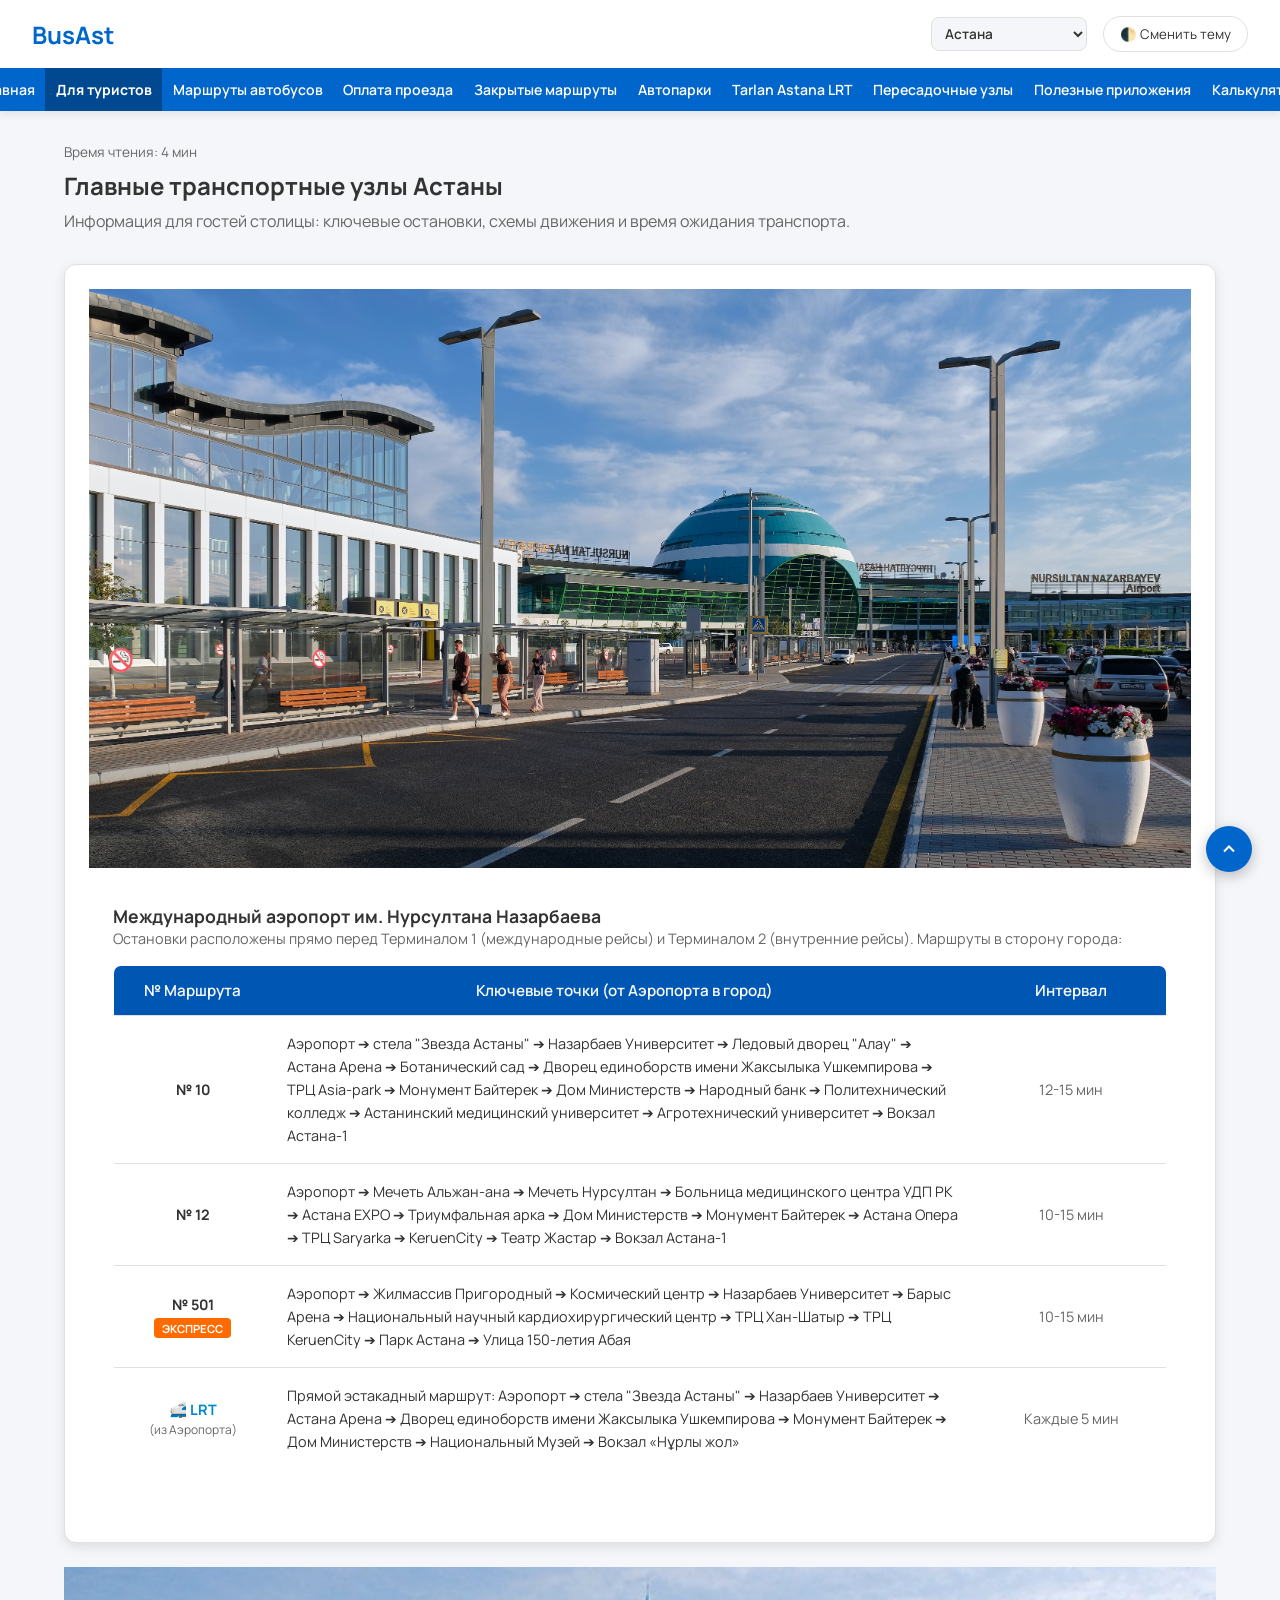
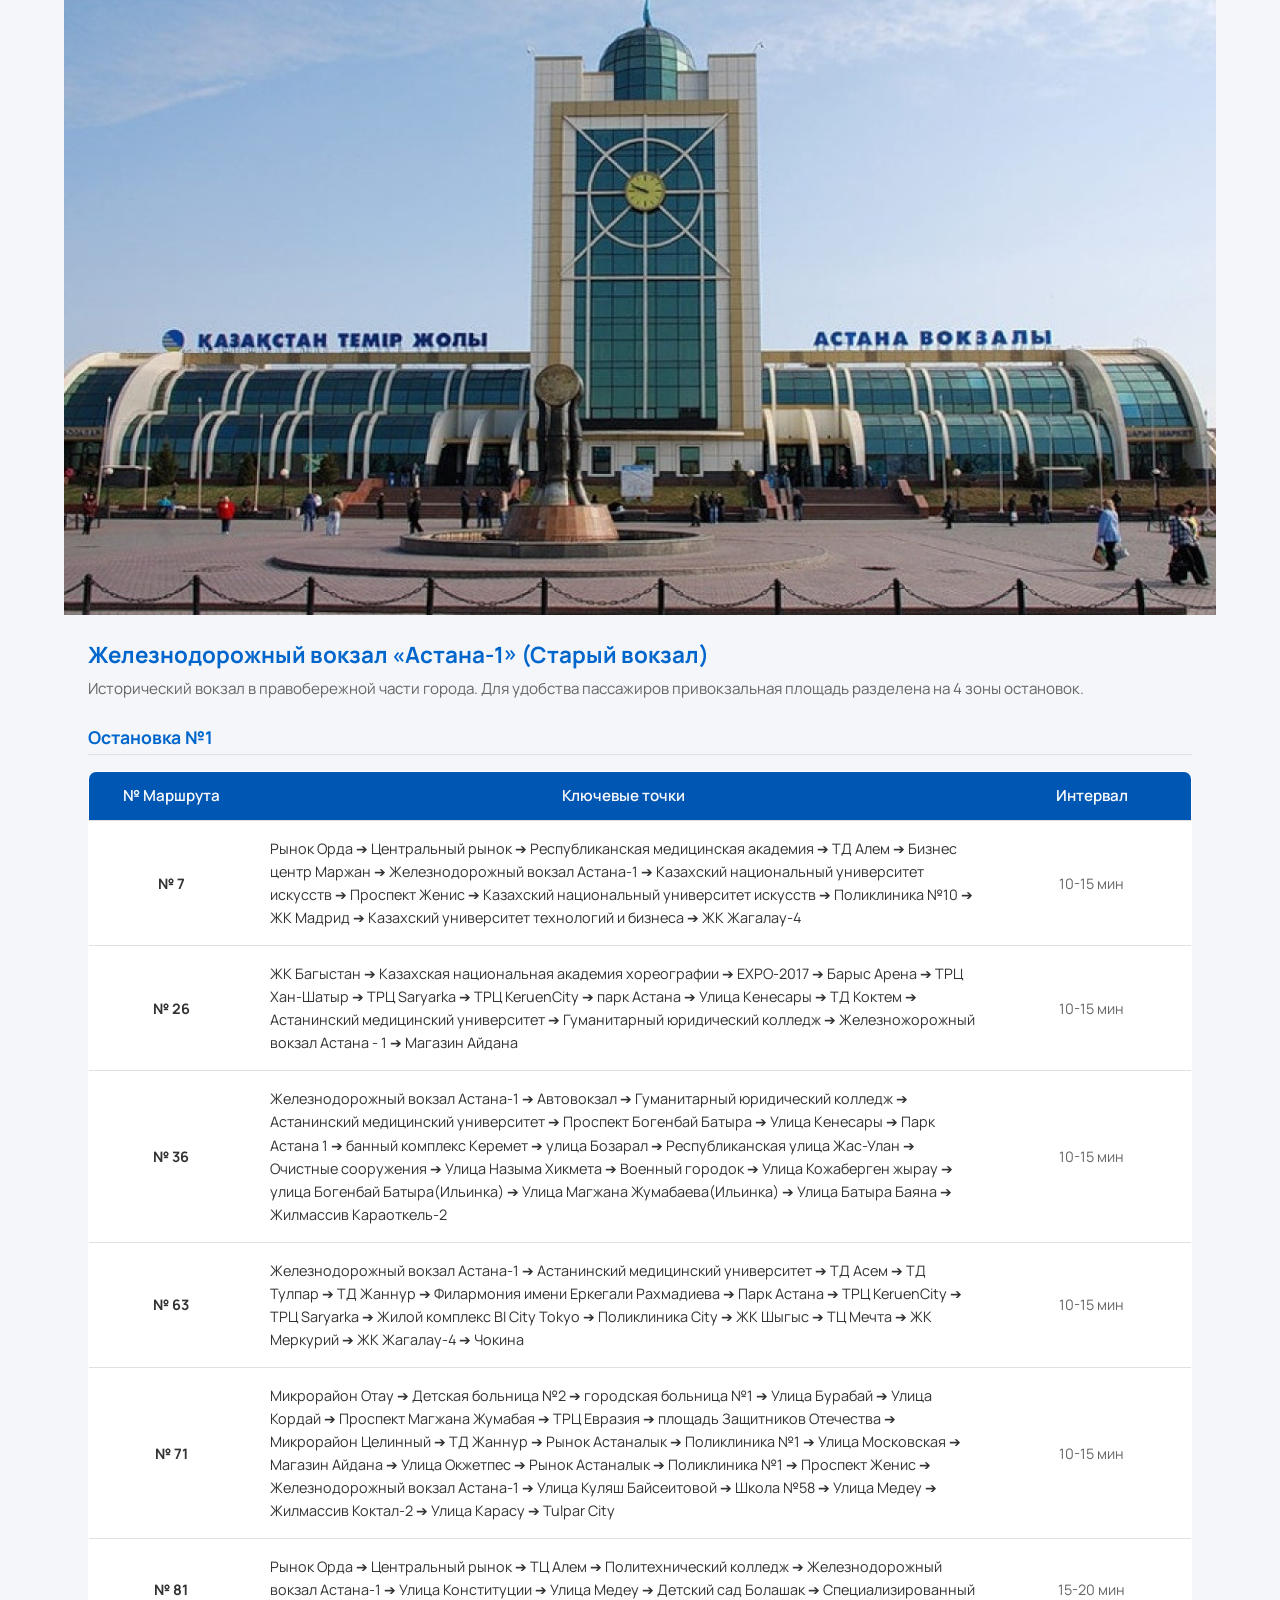
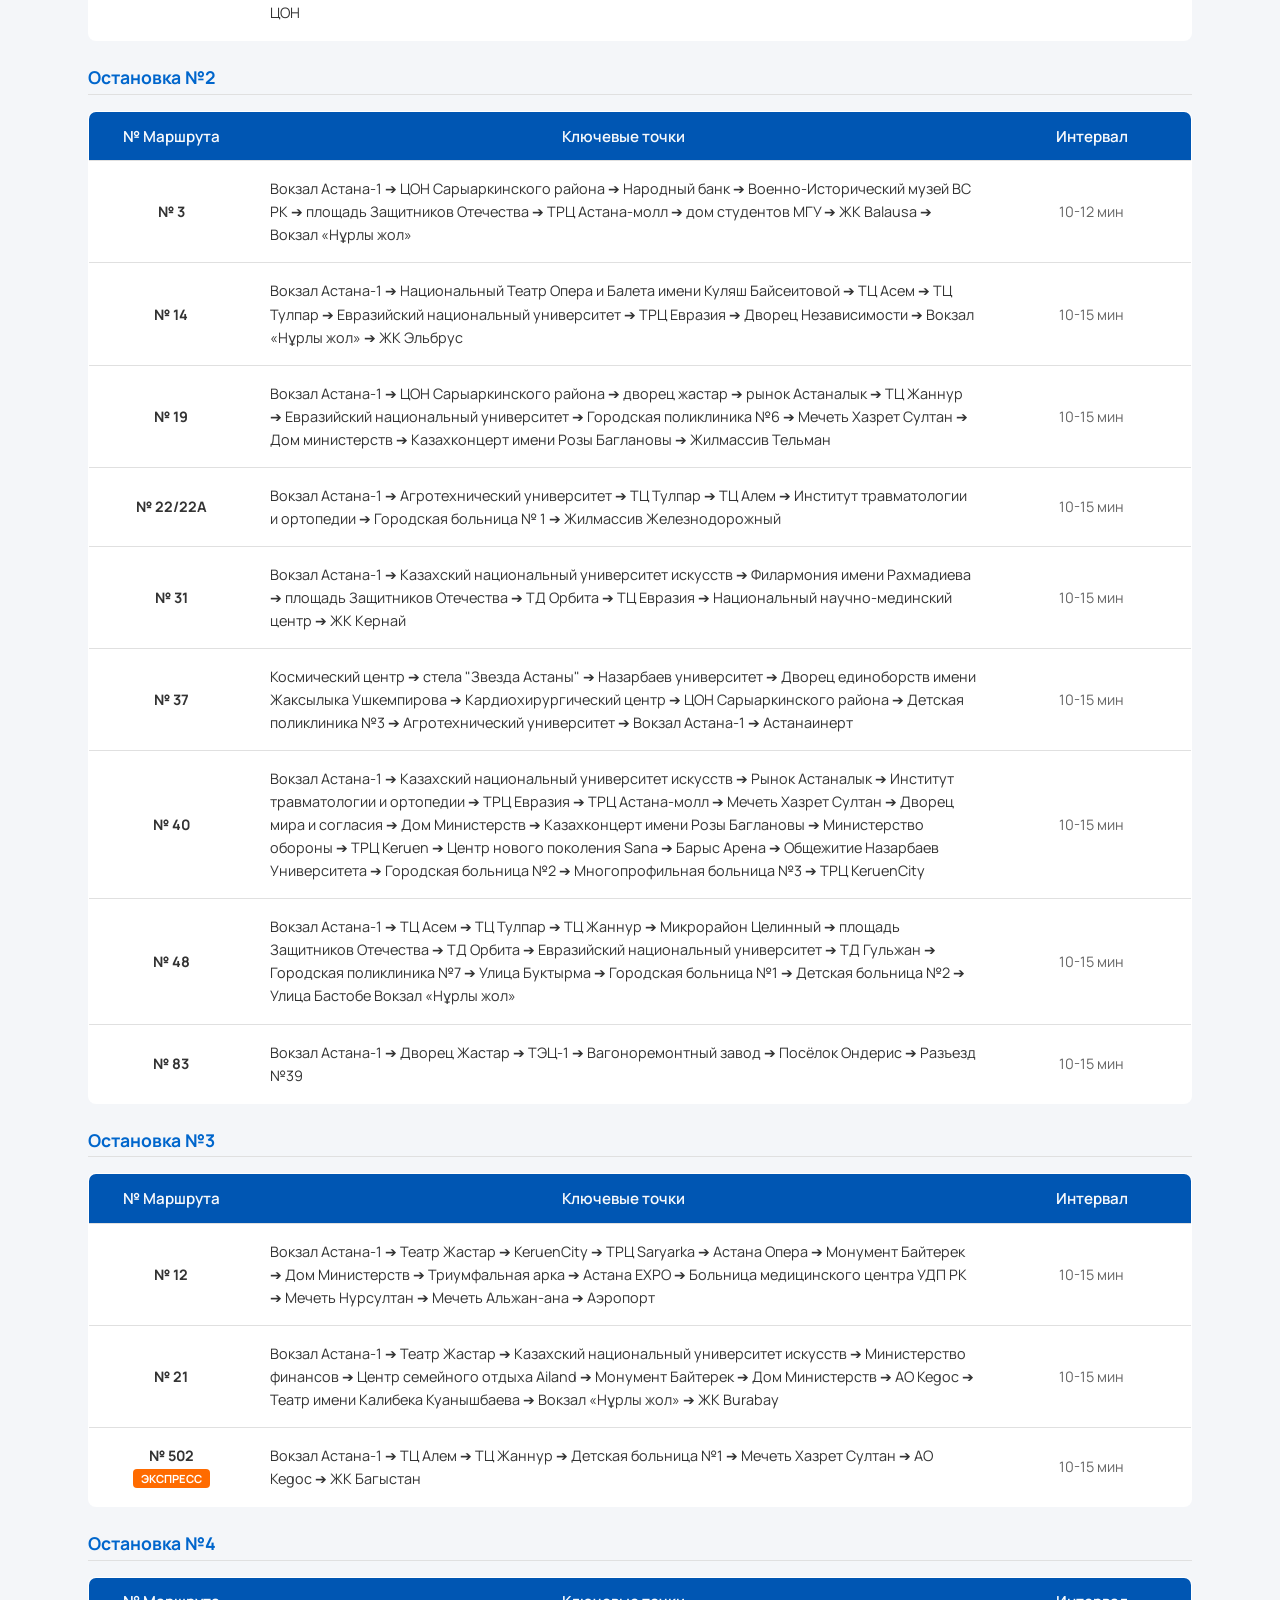
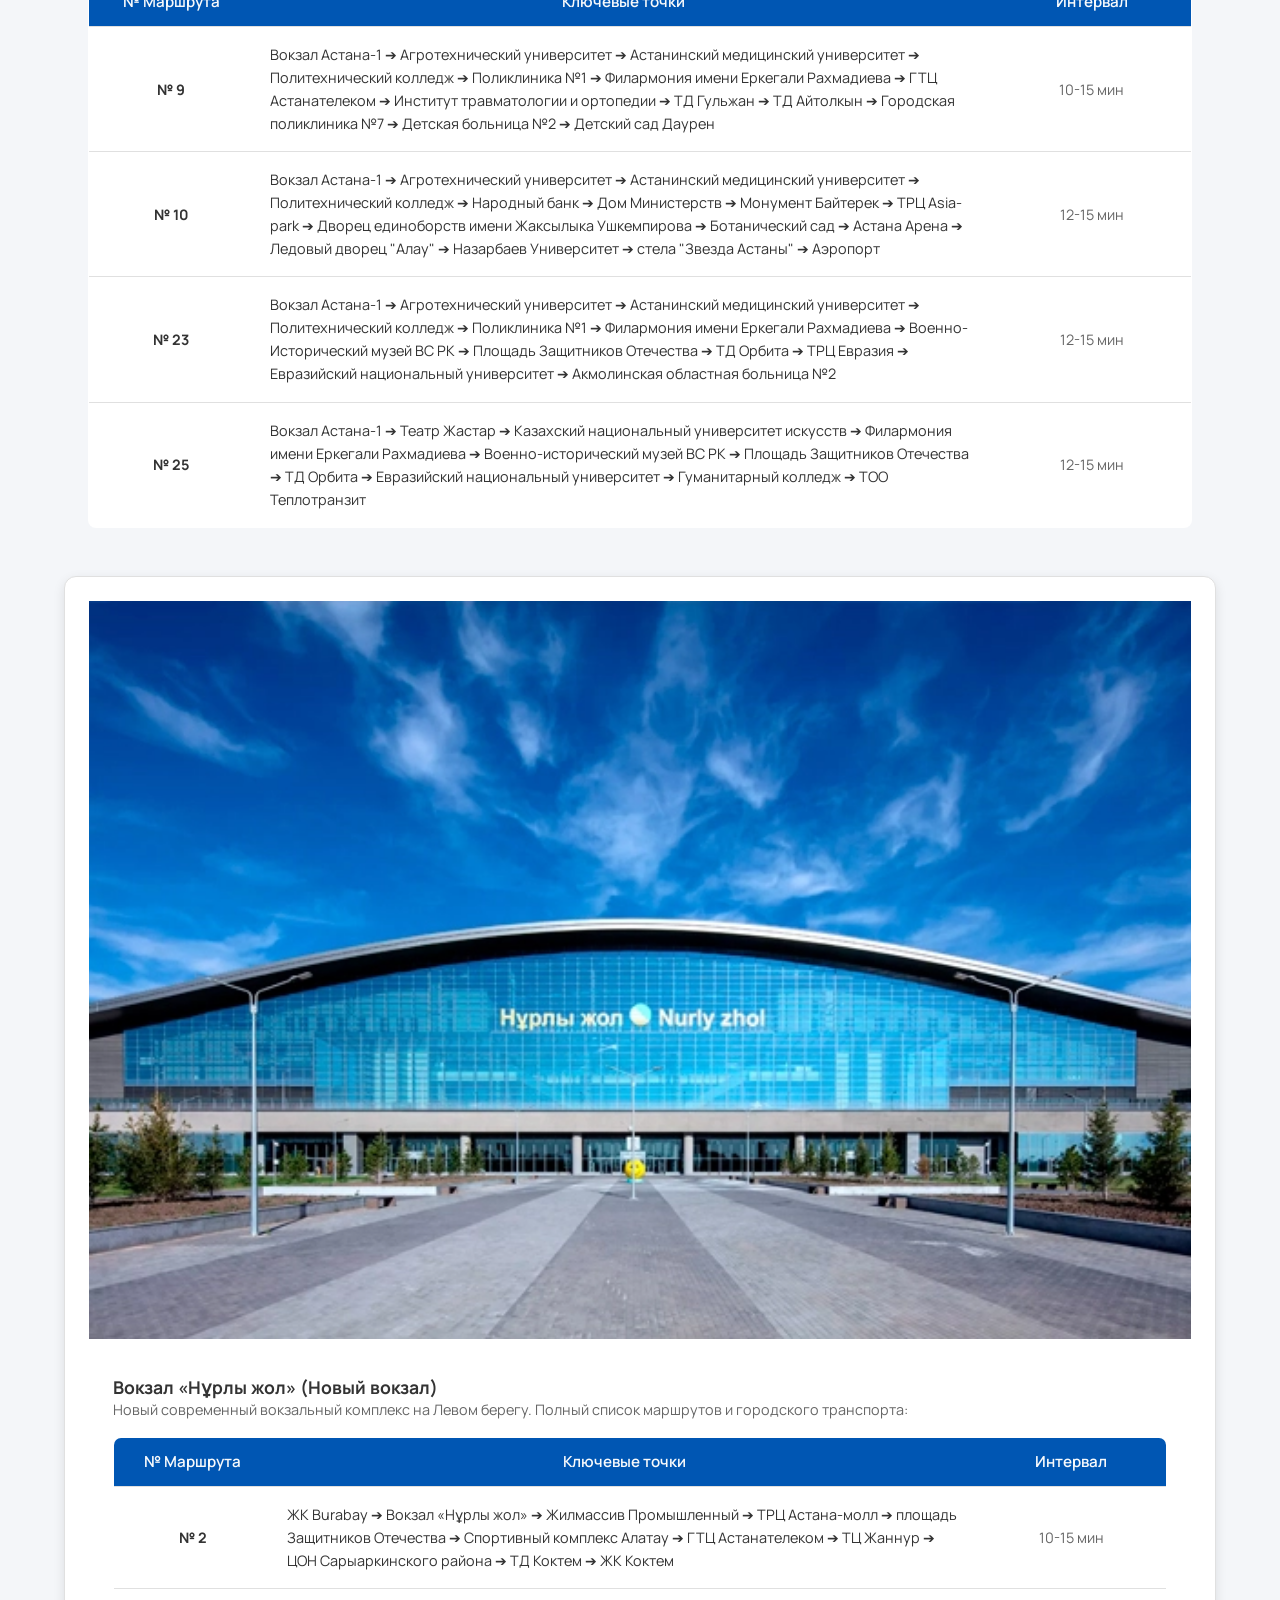
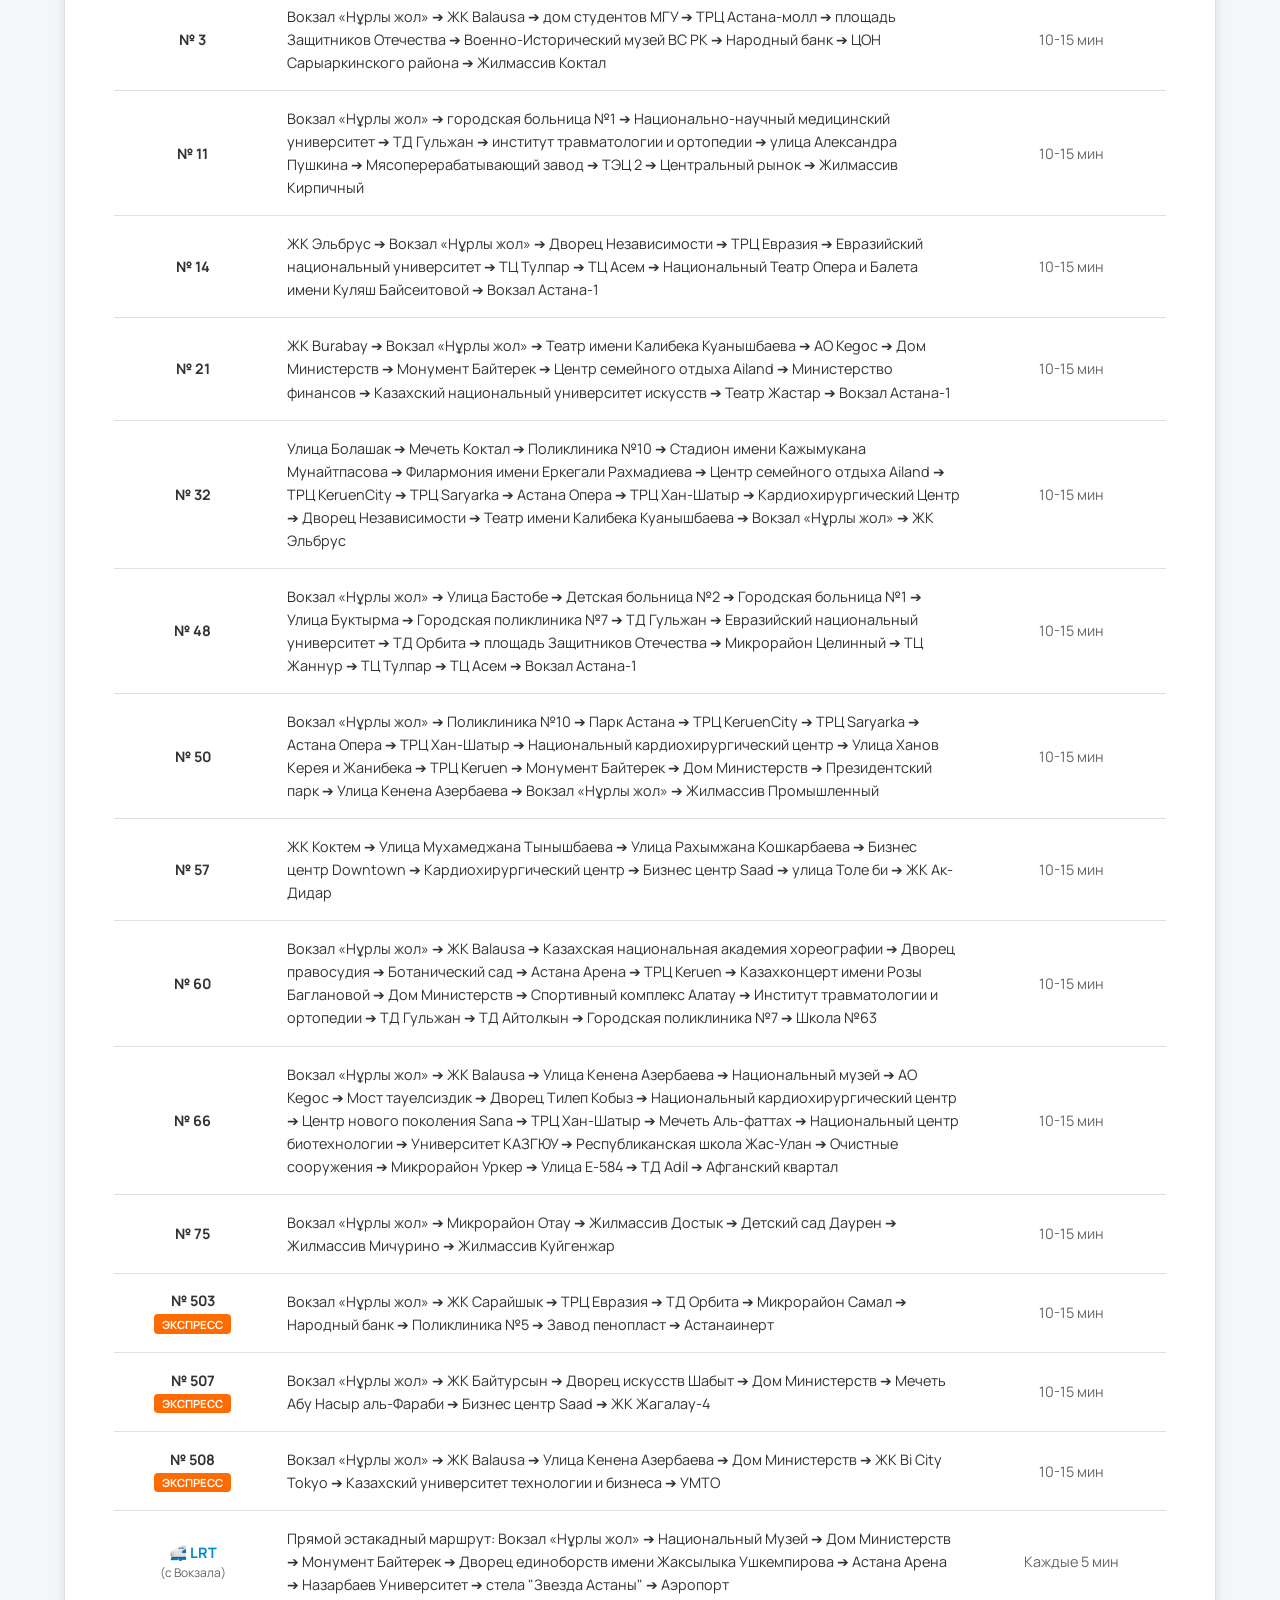
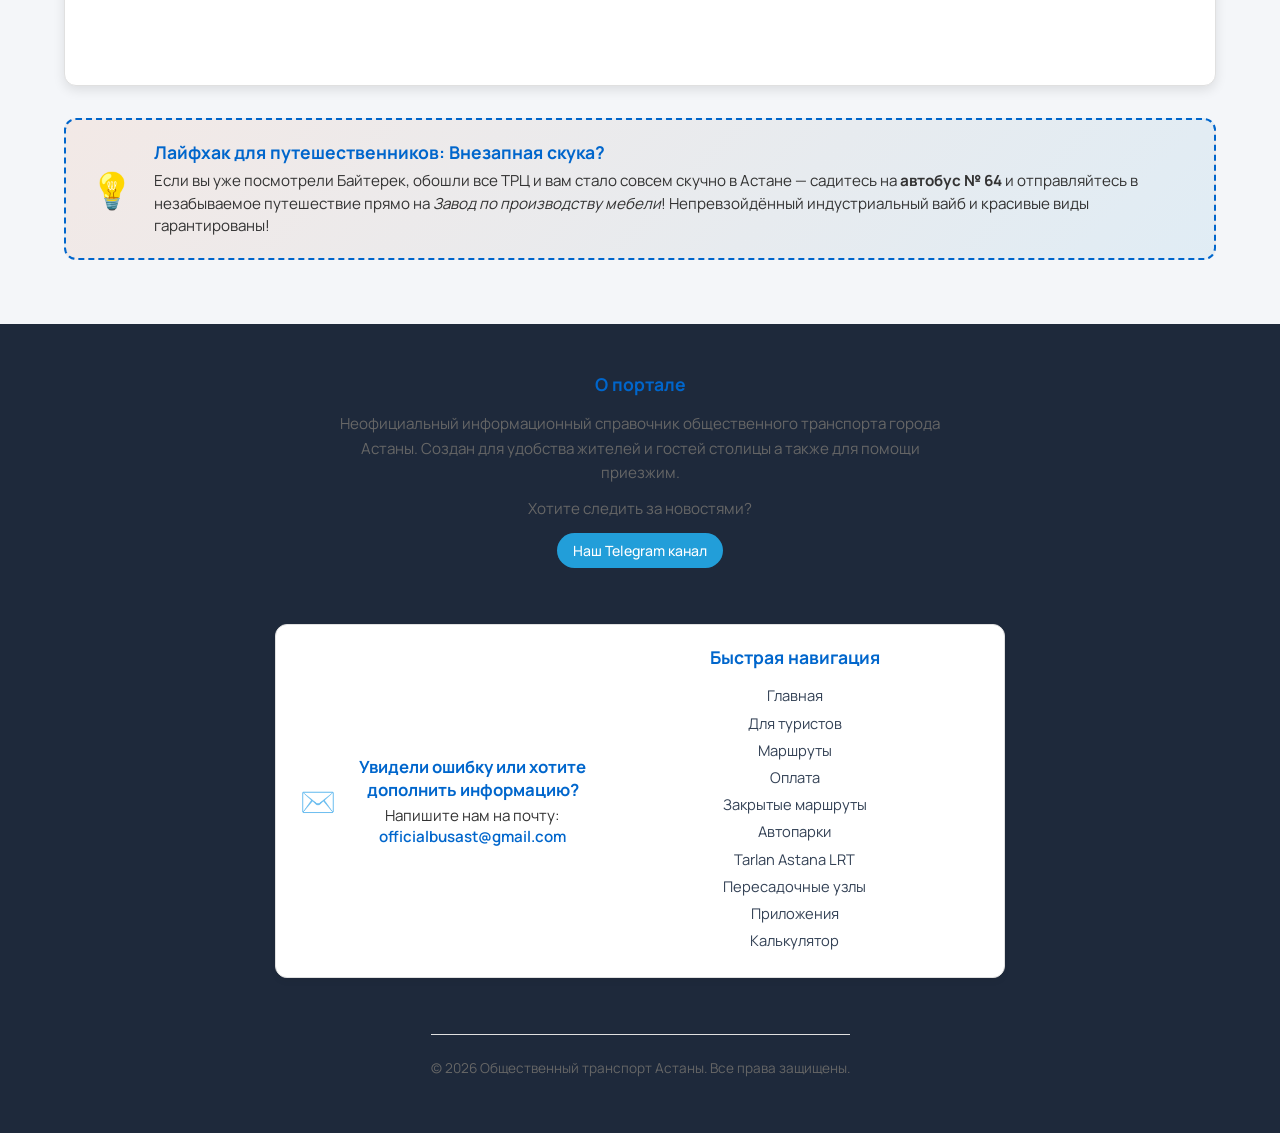
<file: tourists.html>
<!DOCTYPE html>
<html lang="ru">
<head>
<!-- Google tag (gtag.js) -->
<script async src="https://www.googletagmanager.com/gtag/js?id=G-H6PNS1T2KX"></script>
<script>
  window.dataLayer = window.dataLayer || [];
  function gtag(){dataLayer.push(arguments);}
  gtag('js', new Date());

  gtag('config', 'G-H6PNS1T2KX');
</script>
<link rel="manifest" href="manifest.json">
<meta name="theme-color" content="#0284c7">
<meta name="mobile-web-app-capable" content="yes">
<meta name="apple-mobile-web-app-status-bar-style" content="black-translucent">
<meta name="apple-mobile-web-app-title" content="BusAst">

<script>
  if ('serviceWorker' in navigator) {
    window.addEventListener('load', () => {
      navigator.serviceWorker.register('./sw.js')
        .then(reg => console.log('PWA Service Worker зарегистрирован успешно'))
        .catch(err => console.log('Ошибка регистрации PWA:', err));
    });
  }
</script>
    <meta charset="UTF-8">
    <meta name="viewport" content="width=device-width, initial-scale=1.0">
    <title>Вокзалы и Аэропорт - Автобусы Астаны</title>
    <link rel="canonical" href="https://busast.kz/tourists.html">
    <meta name="description" content="Автобусы Астаны. Общественный транспорт Астаны" />
    <link rel="stylesheet" href="style.css">
    <link rel="icon" type="image/png" sizes="32x32" href="png/Gemini_Generated_Image_47ujsf47ujsf47uj.jpg">
<link rel="icon" type ="image/png" sizes="16x16" href="png/Gemini_Generated_Image_47ujsf47ujsf47uj.jpg">


<link rel="apple-touch-icon" sizes="180x180" href="png/Gemini_Generated_Image_47ujsf47ujsf47uj.jpg">
<link rel="shortcut icon" href="png/Gemini_Generated_Image_47ujsf47ujsf47uj.jpg">
</head>
<!DOCTYPE html>
<html lang="ru">
<body id="top">

  <header>
    <div class="header-container">
      <a href="index.html" class="logo">BusAst</a>
      <div class="header-controls">
      <select class="city-select" id="citySelect">
        <option value="astana" selected>Астана</option>
        <option value="almaty">Алматы (скоро)</option>
        <option value="shymkent">Шымкент (скоро)</option>
      </select>
    </div>
      <button class="theme-toggle" onclick="toggleTheme()">🌓 Сменить тему</button>
      
    </div>
  <nav>
      <div class="nav-container">
        <div class="nav-link" data-href="index.html">Главная</div>
        <div class="nav-link active" data-href="tourists.html">Для туристов</div>
        <div class="nav-link" data-href="routes.html">Маршруты автобусов</div>
        <div class="nav-link" data-href="payment.html">Оплата проезда</div>
        <div class="nav-link" data-href="closed.html">Закрытые маршруты</div>
        <div class="nav-link" data-href="parks.html">Автопарки</div>
        <div class="nav-link" data-href="lrt.html">Tarlan Astana LRT</div>
        <div class="nav-link" data-href="hubs.html">Пересадочные узлы</div>
        <div class="nav-link" data-href="apps.html">Полезные приложения</div>
        <div class="nav-link" data-href="calc.html">Калькулятор</div>
        </div>
    </nav>
  </header>
  <main>
    <span class="reading-time">Время чтения: 4 мин</span>
    <h2>Главные транспортные узлы Астаны</h2>
    <p style="margin-top: 0.5rem; margin-bottom: 2rem; color: var(--text-muted);">
      Информация для гостей столицы: ключевые остановки, схемы движения и время ожидания транспорта.
    </p>

   
    <div class="hub-card">
      <div class="hub-img-container">
        <img src="png/airport.png" alt="Международный аэропорт Астаны">
      </div>
      <div class="hub-content">
        <h3 class="hub-title">Международный аэропорт им. Нурсултана Назарбаева</h3>
        <p class="hub-desc">
          Остановки расположены прямо перед Терминалом 1 (международные рейсы) и Терминалом 2 (внутренние рейсы). Маршруты в сторону города:
        </p>

        <table class="route-table-custom">
          <thead>
            <tr>
              <th>№ Маршрута</th>
              <th>Ключевые точки (от Аэропорта в город)</th>
              <th>Интервал</th>
            </tr>
          </thead>
          <tbody>
            <tr>
              <td class="route-num">№ 10</td>
              <td class="route-stops">
                Аэропорт ➔ стела "Звезда Астаны" ➔ Назарбаев Университет ➔ Ледовый дворец "Алау" ➔ Астана Арена ➔ Ботанический сад ➔ Дворец единоборств имени Жаксылыка Ушкемпирова ➔ ТРЦ Asia-park ➔ Монумент Байтерек ➔ Дом Министерств ➔ Народный банк ➔ Политехнический колледж ➔ Астанинский медицинский университет ➔ Агротехнический университет ➔ Вокзал Астана-1
              </td>
              <td class="route-interval">12-15 мин</td>
            </tr>
            <tr>
              <td class="route-num">№ 12</td>
              <td class="route-stops">
                Аэропорт ➔ Мечеть Альжан-ана ➔ Мечеть Нурсултан ➔ Больница медицинского центра УДП РК ➔ Астана EXPO ➔ Триумфальная арка ➔ Дом Министерств ➔ Монумент Байтерек ➔ Астана Опера ➔ ТРЦ Saryarka ➔ KeruenCity ➔ Театр Жастар ➔ Вокзал Астана-1
              </td>
              <td class="route-interval">10-15 мин</td>
            </tr>
            <tr>
              <td class="route-num">
                № 501<br>
                <span class="badge-express-custom">Экспресс</span>
              </td>
              <td class="route-stops">
                Аэропорт ➔ Жилмассив Пригородный ➔ Космический центр ➔ Назарбаев Университет ➔ Барыс Арена ➔ Национальный научный кардиохирургический центр ➔ ТРЦ Хан-Шатыр ➔ ТРЦ KeruenCity ➔ Парк Астана ➔ Улица 150-летия Абая
              </td>
              <td class="route-interval">10-15 мин</td>
            </tr>
            <tr>
              <td class="route-num">
                <span class="badge-lrt-custom">🚅 LRT</span>
                <span style="font-size:0.75rem; font-weight:normal; color:var(--text-muted);">(из Аэропорта)</span>
              </td>
              <td class="route-stops">
                Прямой эстакадный маршрут: Аэропорт ➔ стела "Звезда Астаны" ➔ Назарбаев Университет ➔ Астана Арена ➔ Дворец единоборств имени Жаксылыка Ушкемпирова ➔ Монумент Байтерек ➔ Дом Министерств ➔ Национальный Музей ➔ Вокзал «Нұрлы жол»
              </td>
              <td class="route-interval">Каждые 5 мин</td>
            </tr>
          </tbody>
        </table>
      </div>
    </div>

    
    
      <div class="hub-img-container">
        <img src="png/staryi.png" alt="Старый вокзал Астана-1">
      </div>
      <div class="hub-content">
        <h3 class="hub-title">Железнодорожный вокзал «Астана-1» (Старый вокзал)</h3>
        <p class="hub-desc">
          Исторический вокзал в правобережной части города. Для удобства пассажиров привокзальная площадь разделена на 4 зоны остановок.
        </p>

        
        <h4 class="stop-heading">Остановка №1</h4>
        <table class="route-table-custom">
          <thead>
            <tr>
              <th>№ Маршрута</th>
              <th>Ключевые точки</th>
              <th>Интервал</th>
            </tr>
          </thead>
          <tbody>
            <tr><td class="route-num">№ 7</td><td class="route-stops">Рынок Орда ➔ Центральный рынок ➔ Республиканская медицинская академия ➔ ТД Алем ➔ Бизнес центр Маржан ➔ Железнодорожный вокзал Астана-1 ➔ Казахский национальный университет искусств ➔ Проспект Женис ➔ Казахский национальный университет искусств ➔ Поликлиника №10 ➔ ЖК Мадрид ➔ Казахский университет технологий и бизнеса ➔ ЖК Жагалау-4</td><td class="route-interval">10-15 мин</td></tr>
            <tr><td class="route-num">№ 26</td><td class="route-stops">ЖК Багыстан ➔ Казахская национальная академия хореографии ➔ EXPO-2017 ➔ Барыс Арена ➔ ТРЦ Хан-Шатыр ➔ ТРЦ Saryarka ➔ ТРЦ KeruenCity ➔ парк Астана ➔ Улица Кенесары ➔ ТД Коктем ➔ Астанинский медицинский университет ➔ Гуманитарный юридический колледж ➔ Железножорожный вокзал Астана - 1 ➔ Магазин Айдана</td><td class="route-interval">10-15 мин</td></tr>
            <tr><td class="route-num">№ 36</td><td class="route-stops">Железнодорожный вокзал Астана-1 ➔ Автовокзал ➔ Гуманитарный юридический колледж ➔ Астанинский медицинский университет ➔ Проспект Богенбай Батыра ➔ Улица Кенесары ➔ Парк Астана 1 ➔ банный комплекс Керемет ➔ улица Бозарал ➔ Республиканская улица Жас-Улан ➔ Очистные сооружения ➔ Улица Назыма Хикмета ➔ Военный городок ➔ Улица Кожаберген жырау ➔ улица Богенбай Батыра(Ильинка) ➔ Улица Магжана Жумабаева(Ильинка) ➔ Улица Батыра Баяна ➔ Жилмассив Караоткель-2</td><td class="route-interval">10-15 мин</td></tr>
            <tr><td class="route-num">№ 63</td><td class="route-stops">Железнодорожный вокзал Астана-1 ➔ Астанинский медицинский университет ➔ ТД Асем ➔ ТД Тулпар ➔ ТД Жаннур ➔ Филармония имени Еркегали Рахмадиева ➔ Парк Астана ➔ ТРЦ KeruenCity ➔ ТРЦ Saryarka ➔ Жилой комплекс BI City Tokyo ➔ Поликлиника City ➔ ЖК Шыгыс ➔ ТЦ Мечта ➔ ЖК Меркурий ➔ ЖК Жагалау-4 ➔ Чокина</td><td class="route-interval">10-15 мин</td></tr>
            <tr><td class="route-num">№ 71</td><td class="route-stops">Микрорайон Отау ➔ Детская больница №2 ➔ городская больница №1 ➔ Улица Бурабай ➔ Улица Кордай ➔ Проспект Магжана Жумабая ➔ ТРЦ Евразия ➔ площадь Защитников Отечества ➔ Микрорайон Целинный ➔ ТД Жаннур ➔ Рынок Астаналык ➔ Поликлиника №1 ➔ Улица Московская ➔ Магазин Айдана ➔ Улица Окжетпес ➔ Рынок Астаналык ➔ Поликлиника №1 ➔ Проспект Женис ➔ Железнодорожный вокзал Астана-1 ➔ Улица Куляш Байсеитовой ➔ Школа №58 ➔ Улица Медеу ➔ Жилмассив Коктал-2 ➔ Улица Карасу ➔ Tulpar City</td><td class="route-interval">10-15 мин</td></tr>
            <tr><td class="route-num">№ 81</td><td class="route-stops">Рынок Орда ➔ Центральный рынок ➔ ТЦ Алем ➔ Политехнический колледж ➔ Железнодорожный вокзал Астана-1 ➔ Улица Конституции ➔ Улица Медеу ➔ Детский сад Болашак ➔ Специализированный ЦОН</td><td class="route-interval">15-20 мин</td></tr>
          </tbody>
        </table>

        
        <h4 class="stop-heading">Остановка №2</h4>
        <table class="route-table-custom">
          <thead>
            <tr>
              <th>№ Маршрута</th>
              <th>Ключевые точки</th>
              <th>Интервал</th>
            </tr>
          </thead>
          <tbody>
            <tr><td class="route-num">№ 3</td><td class="route-stops">Вокзал Астана-1 ➔ ЦОН Сарыаркинского района ➔ Народный банк ➔ Военно-Исторический музей ВС РК ➔ площадь Защитников Отечества ➔ ТРЦ Астана-молл ➔ дом студентов МГУ ➔ ЖК Balausa ➔ Вокзал «Нұрлы жол»</td><td class="route-interval">10-12 мин</td></tr>
            <tr><td class="route-num">№ 14</td><td class="route-stops">Вокзал Астана-1 ➔ Национальный Театр Опера и Балета имени Куляш Байсеитовой ➔ ТЦ Асем ➔ ТЦ Тулпар ➔ Евразийский национальный университет ➔ ТРЦ Евразия ➔ Дворец Независимости ➔ Вокзал «Нұрлы жол» ➔ ЖК Эльбрус</td><td class="route-interval">10-15 мин</td></tr>
            <tr><td class="route-num">№ 19</td><td class="route-stops">Вокзал Астана-1 ➔ ЦОН Сарыаркинского района ➔ дворец жастар ➔ рынок Астаналык ➔ ТЦ Жаннур ➔ Евразийский национальный университет ➔ Городская поликлиника №6 ➔ Мечеть Хазрет Султан ➔ Дом министерств ➔ Казахконцерт имени Розы Баглановы ➔ Жилмассив Тельман</td><td class="route-interval">10-15 мин</td></tr>
            <tr><td class="route-num">№ 22/22A</td><td class="route-stops">Вокзал Астана-1 ➔ Агротехнический университет ➔ ТЦ Тулпар ➔ ТЦ Алем ➔ Институт травматологии и ортопедии ➔ Городская больница № 1 ➔ Жилмассив Железнодорожный</td><td class="route-interval">10-15 мин</td></tr>
            <tr><td class="route-num">№ 31</td><td class="route-stops">Вокзал Астана-1 ➔ Казахский национальный университет искусств ➔ Филармония имени Рахмадиева ➔ площадь Защитников Отечества ➔ ТД Орбита ➔ ТЦ Евразия ➔ Национальный научно-мединский центр ➔ ЖК Кернай</td><td class="route-interval">10-15 мин</td></tr>
            <tr><td class="route-num">№ 37</td><td class="route-stops">Космический центр ➔ стела "Звезда Астаны" ➔ Назарбаев университет ➔ Дворец единоборств имени Жаксылыка Ушкемпирова ➔ Кардиохирургический центр ➔ ЦОН Сарыаркинского района ➔ Детская поликлиника №3 ➔ Агротехнический университет ➔ Вокзал Астана-1 ➔ Астанаинерт</td><td class="route-interval">10-15 мин</td></tr>
            <tr><td class="route-num">№ 40</td><td class="route-stops">Вокзал Астана-1 ➔ Казахский национальный университет искусств ➔ Рынок Астаналык ➔ Институт травматологии и ортопедии ➔ ТРЦ Евразия ➔ ТРЦ Астана-молл ➔ Мечеть Хазрет Султан ➔ Дворец мира и согласия ➔ Дом Министерств ➔ Казахконцерт имени Розы Баглановы ➔ Министерство обороны ➔ ТРЦ Keruen ➔ Центр нового поколения Sana ➔ Барыс Арена ➔ Общежитие Назарбаев Университета ➔ Городская больница №2 ➔ Многопрофильная больница №3 ➔ ТРЦ KeruenCity</td><td class="route-interval">10-15 мин</td></tr>
            <tr><td class="route-num">№ 48</td><td class="route-stops">Вокзал Астана-1 ➔ ТЦ Асем ➔ ТЦ Тулпар ➔ ТЦ Жаннур ➔ Микрорайон Целинный ➔ площадь Защитников Отечества ➔ ТД Орбита ➔ Евразийский национальный университет ➔ ТД Гульжан ➔ Городская поликлиника №7 ➔ Улица Буктырма ➔ Городская больница №1 ➔ Детская больница №2 ➔ Улица Бастобе Вокзал «Нұрлы жол»</td><td class="route-interval">10-15 мин</td></tr>
            <tr><td class="route-num">№ 83</td><td class="route-stops">Вокзал Астана-1 ➔ Дворец Жастар ➔ ТЭЦ-1 ➔ Вагоноремонтный завод ➔ Посёлок Ондерис ➔ Разъезд №39</td><td class="route-interval">10-15 мин</td></tr>
          </tbody>
        </table>

        
        <h4 class="stop-heading">Остановка №3</h4>
        <table class="route-table-custom">
          <thead>
            <tr>
              <th>№ Маршрута</th>
              <th>Ключевые точки</th>
              <th>Интервал</th>
            </tr>
          </thead>
          <tbody>
            <tr><td class="route-num">№ 12</td><td class="route-stops">Вокзал Астана-1 ➔ Театр Жастар ➔ KeruenCity ➔ ТРЦ Saryarka ➔ Астана Опера ➔ Монумент Байтерек ➔ Дом Министерств ➔ Триумфальная арка ➔ Астана EXPO ➔ Больница медицинского центра УДП РК ➔ Мечеть Нурсултан ➔ Мечеть Альжан-ана ➔ Аэропорт</td><td class="route-interval">10-15 мин</td></tr>
            <tr><td class="route-num">№ 21</td><td class="route-stops">Вокзал Астана-1 ➔ Театр Жастар ➔ Казахский национальный университет искусств ➔ Министерство финансов ➔ Центр семейного отдыха Ailand ➔ Монумент Байтерек ➔ Дом Министерств ➔ АО Kegoс ➔ Театр имени Калибека Куанышбаева ➔ Вокзал «Нұрлы жол» ➔ ЖК Burabay</td><td class="route-interval">10-15 мин</td></tr>
            <tr>
              <td class="route-num">
                № 502<br>
                <span class="badge-express-custom">Экспресс</span>
              </td>
              <td class="route-stops">Вокзал Астана-1 ➔ ТЦ Алем ➔ ТЦ Жаннур ➔ Детская больница №1 ➔ Мечеть Хазрет Султан ➔ AO Kegoc ➔ ЖК Багыстан</td>
              <td class="route-interval">10-15 мин</td>
            </tr>
          </tbody>
        </table>

        
        <h4 class="stop-heading">Остановка №4</h4>
        <table class="route-table-custom">
          <thead>
            <tr>
              <th>№ Маршрута</th>
              <th>Ключевые точки</th>
              <th>Интервал</th>
            </tr>
          </thead>
          <tbody>
            <tr><td class="route-num">№ 9</td><td class="route-stops">Вокзал Астана-1 ➔ Агротехнический университет ➔ Астанинский медицинский университет ➔ Политехнический колледж ➔ Поликлиника №1 ➔ Филармония имени Еркегали Рахмадиева ➔ ГТЦ Астанателеком ➔ Институт травматологии и ортопедии ➔ ТД Гульжан ➔ ТД Айтолкын ➔ Городская поликлиника №7 ➔ Детская больница №2 ➔ Детский сад Даурен</td><td class="route-interval">10-15 мин</td></tr>
            <tr><td class="route-num">№ 10</td><td class="route-stops">Вокзал Астана-1 ➔ Агротехнический университет ➔ Астанинский медицинский университет ➔ Политехнический колледж ➔ Народный банк ➔ Дом Министерств ➔ Монумент Байтерек ➔ ТРЦ Asia-park ➔ Дворец единоборств имени Жаксылыка Ушкемпирова ➔ Ботанический сад ➔ Астана Арена ➔ Ледовый дворец "Алау" ➔ Назарбаев Университет ➔ стела "Звезда Астаны" ➔ Аэропорт</td><td class="route-interval">12-15 мин</td></tr>
            <tr><td class="route-num">№ 23</td><td class="route-stops">Вокзал Астана-1 ➔ Агротехнический университет ➔ Астанинский медицинский университет ➔ Политехнический колледж ➔ Поликлиника №1 ➔ Филармония имени Еркегали Рахмадиева ➔ Военно-Исторический музей ВС РК ➔ Площадь Защитников Отечества ➔ ТД Орбита ➔ ТРЦ Евразия ➔ Евразийский национальный университет ➔ Акмолинская областная больница №2</td><td class="route-interval">12-15 мин</td></tr>
            <tr><td class="route-num">№ 25</td><td class="route-stops">Вокзал Астана-1 ➔ Театр Жастар ➔ Казахский национальный университет искусств ➔ Филармония имени Еркегали Рахмадиева ➔ Военно-исторический музей ВС РК ➔ Площадь Защитников Отечества ➔ ТД Орбита ➔ Евразийский национальный университет ➔ Гуманитарный колледж ➔ ТОО Теплотранзит</td><td class="route-interval">12-15 мин</td></tr>
          </tbody>
        </table>

      </div>
    </div>

  
    <div class="hub-card">
      <div class="hub-img-container">
        <img src="png/nurlyzhol.png" alt="Вокзал Нұрлы жол">
      </div>
      <div class="hub-content">
        <h3 class="hub-title">Вокзал «Нұрлы жол» (Новый вокзал)</h3>
        <p class="hub-desc">
          Новый современный вокзальный комплекс на Левом берегу. Полный список маршрутов и городского транспорта:
        </p>

        <table class="route-table-custom">
          <thead>
            <tr>
              <th>№ Маршрута</th>
              <th>Ключевые точки</th>
              <th>Интервал</th>
            </tr>
          </thead>
          <tbody>
            <tr><td class="route-num">№ 2</td><td class="route-stops">ЖК Burabay ➔ Вокзал «Нұрлы жол» ➔ Жилмассив Промышленный ➔ ТРЦ Астана-молл ➔ площадь Защитников Отечества ➔ Спортивный комплекс Алатау ➔ ГТЦ Астанателеком ➔ ТЦ Жаннур ➔ ЦОН Сарыаркинского района ➔ ТД Коктем ➔ ЖК Коктем</td><td class="route-interval">10-15 мин</td></tr>
            <tr><td class="route-num">№ 3</td><td class="route-stops">Вокзал «Нұрлы жол» ➔ ЖК Balausa ➔ дом студентов МГУ ➔ ТРЦ Астана-молл ➔ площадь Защитников Отечества ➔ Военно-Исторический музей ВС РК ➔ Народный банк ➔ ЦОН Сарыаркинского района ➔ Жилмассив Коктал</td><td class="route-interval">10-15 мин</td></tr>
            <tr><td class="route-num">№ 11</td><td class="route-stops">Вокзал «Нұрлы жол» ➔ городская больница №1 ➔ Национально-научный медицинский университет ➔ ТД Гульжан ➔ институт травматологии и ортопедии ➔ улица Александра Пушкина ➔ Мясоперерабатывающий завод ➔ ТЭЦ 2 ➔ Центральный рынок ➔ Жилмассив Кирпичный</td><td class="route-interval">10-15 мин</td></tr>
            <tr><td class="route-num">№ 14</td><td class="route-stops">ЖК Эльбрус ➔ Вокзал «Нұрлы жол» ➔ Дворец Независимости ➔ ТРЦ Евразия ➔ Евразийский национальный университет ➔ ТЦ Тулпар ➔ ТЦ Асем ➔ Национальный Театр Опера и Балета имени Куляш Байсеитовой ➔ Вокзал Астана-1</td><td class="route-interval">10-15 мин</td></tr>
            <tr><td class="route-num">№ 21</td><td class="route-stops">ЖК Burabay ➔ Вокзал «Нұрлы жол» ➔ Театр имени Калибека Куанышбаева ➔ AO Kegoc ➔ Дом Министерств ➔ Монумент Байтерек ➔ Центр семейного отдыха Ailand ➔ Министерство финансов ➔ Казахский национальный университет искусств ➔ Театр Жастар ➔ Вокзал Астана-1</td><td class="route-interval">10-15 мин</td></tr>
            <tr><td class="route-num">№ 32</td><td class="route-stops">Улица Болашак ➔ Мечеть Коктал ➔ Поликлиника №10 ➔ Стадион имени Кажымукана Мунайтпасова ➔ Филармония имени Еркегали Рахмадиева ➔ Центр семейного отдыха Ailand ➔ ТРЦ KeruenCity ➔ ТРЦ Saryarka ➔ Астана Опера ➔ ТРЦ Хан-Шатыр ➔ Кардиохирургический Центр ➔ Дворец Независимости ➔ Театр имени Калибека Куанышбаева ➔ Вокзал «Нұрлы жол» ➔ ЖК Эльбрус</td><td class="route-interval">10-15 мин</td></tr>
            <tr><td class="route-num">№ 48</td><td class="route-stops">Вокзал «Нұрлы жол» ➔ Улица Бастобе ➔ Детская больница №2 ➔ Городская больница №1 ➔ Улица Буктырма ➔ Городская поликлиника №7 ➔ ТД Гульжан ➔ Евразийский национальный университет ➔ ТД Орбита ➔ площадь Защитников Отечества ➔ Микрорайон Целинный ➔ ТЦ Жаннур ➔ ТЦ Тулпар ➔ ТЦ Асем ➔ Вокзал Астана-1</td><td class="route-interval">10-15 мин</td></tr>
            <tr><td class="route-num">№ 50</td><td class="route-stops">Вокзал «Нұрлы жол» ➔ Поликлиника №10 ➔ Парк Астана ➔ ТРЦ KeruenCity ➔ ТРЦ Saryarka ➔ Астана Опера ➔ ТРЦ Хан-Шатыр ➔ Национальный кардиохирургический центр ➔ Улица Ханов Керея и Жанибека ➔ ТРЦ Keruen ➔ Монумент Байтерек ➔ Дом Министерств ➔ Президентский парк ➔ Улица Кенена Азербаева ➔ Вокзал «Нұрлы жол» ➔ Жилмассив Промышленный</td><td class="route-interval">10-15 мин</td></tr>
            <tr><td class="route-num">№ 57</td><td class="route-stops">ЖК Коктем ➔ Улица Мухамеджана Тынышбаева ➔ Улица Рахымжана Кошкарбаева ➔ Бизнес центр Downtown ➔ Кардиохирургический центр ➔ Бизнес центр Saad ➔ улица Толе би ➔ ЖК Ак-Дидар</td><td class="route-interval">10-15 мин</td></tr>
            <tr><td class="route-num">№ 60</td><td class="route-stops">Вокзал «Нұрлы жол» ➔ ЖК Balausa ➔ Казахская национальная академия хореографии ➔ Дворец правосудия ➔ Ботанический сад ➔ Астана Арена ➔ ТРЦ Keruen ➔ Казахконцерт имени Розы Баглановой ➔ Дом Министерств ➔ Спортивный комплекс Алатау ➔ Институт травматологии и ортопедии ➔ ТД Гульжан ➔ ТД Айтолкын ➔ Городская поликлиника №7 ➔ Школа №63</td><td class="route-interval">10-15 мин</td></tr>
            <tr><td class="route-num">№ 66</td><td class="route-stops">Вокзал «Нұрлы жол» ➔ ЖК Balausa ➔ Улица Кенена Азербаева ➔ Национальный музей ➔ AO Kegoc ➔ Мост тауелсиздик ➔ Дворец Тилеп Кобыз ➔ Национальный кардиохирургический центр ➔ Центр нового поколения Sana ➔ ТРЦ Хан-Шатыр ➔ Мечеть Аль-фаттах ➔ Национальный центр биотехнологии ➔ Университет КАЗГЮУ ➔ Республиканская школа Жас-Улан ➔ Очистные сооружения ➔ Микрорайон Уркер ➔ Улица Е-584 ➔ ТД Adil ➔ Афганский квартал</td><td class="route-interval">10-15 мин</td></tr>
            <tr><td class="route-num">№ 75</td><td class="route-stops">Вокзал «Нұрлы жол» ➔ Микрорайон Отау ➔ Жилмассив Достык ➔ Детский сад Даурен ➔ Жилмассив Мичурино ➔ Жилмассив Куйгенжар</td><td class="route-interval">10-15 мин</td></tr>
            <tr>
              <td class="route-num">
                № 503<br>
                <span class="badge-express-custom">Экспресс</span>
              </td>
              <td class="route-stops">Вокзал «Нұрлы жол» ➔ ЖК Сарайшык ➔ ТРЦ Евразия ➔ ТД Орбита ➔ Микрорайон Самал ➔ Народный банк ➔ Поликлиника №5 ➔ Завод пенопласт ➔ Астанаинерт</td>
              <td class="route-interval">10-15 мин</td>
            </tr>
            <tr>
              <td class="route-num">
                № 507<br>
                <span class="badge-express-custom">Экспресс</span>
              </td>
              <td class="route-stops">Вокзал «Нұрлы жол» ➔ ЖК Байтурсын ➔ Дворец искусств Шабыт ➔ Дом Министерств ➔ Мечеть Абу Насыр аль-Фараби ➔ Бизнес центр Saad ➔ ЖК Жагалау-4</td>
              <td class="route-interval">10-15 мин</td>
            </tr>
            <tr>
              <td class="route-num">
                № 508<br>
                <span class="badge-express-custom">Экспресс</span>
              </td>
              <td class="route-stops">Вокзал «Нұрлы жол» ➔ ЖК Balausa ➔ Улица Кенена Азербаева ➔ Дом Министерств ➔ ЖК Bi City Tokyo ➔ Казахский университет технологии и бизнеса ➔ УМТО</td>
              <td class="route-interval">10-15 мин</td>
            </tr>
            <tr>
              <td class="route-num">
                <span class="badge-lrt-custom">🚅 LRT</span>
                <span style="font-size:0.75rem; font-weight:normal; color:var(--text-muted);">(с Вокзала)</span>
              </td>
              <td class="route-stops">Прямой эстакадный маршрут: Вокзал «Нұрлы жол» ➔ Национальный Музей ➔ Дом Министерств ➔ Монумент Байтерек ➔ Дворец единоборств имени Жаксылыка Ушкемпирова ➔ Астана Арена ➔ Назарбаев Университет ➔ стела "Звезда Астаны" ➔ Аэропорт</td>
              <td class="route-interval">Каждые 5 мин</td>
            </tr>
          </tbody>
        </table>
      </div>
    </div>
<div class="fun-tip-card">
  <div class="fun-tip-icon">💡</div>
  <div>
    <h4>Лайфхак для путешественников: Внезапная скука?</h4>
    <p>
      Если вы уже посмотрели Байтерек, обошли все ТРЦ и вам стало совсем скучно в Астане — садитесь на <strong>автобус № 64</strong> и отправляйтесь в незабываемое путешествие прямо на <em>Завод по производству мебели</em>! Непревзойдённый индустриальный вайб и красивые виды гарантированы!
    </p>
  </div>
</div>
  </main>


  <footer>
  <div class="footer-container">
    <div class="footer-section">
      <h4>О портале</h4>
      <p>Неофициальный информационный справочник общественного транспорта города Астаны. Создан для удобства жителей и гостей столицы а также для помощи приезжим.</p>
      
      
      <p style="margin-top: 0.75rem;">Хотите следить за новостями?</p>
      <a href="https://t.me/BusAstOfficial" target="_blank" class="telegram-link">
        Наш Telegram канал
      </a>
    </div>
    <div class="feedback-card">
  <div class="feedback-icon">✉️</div>
  <div class="feedback-content">
    <h4>Увидели ошибку или хотите дополнить информацию?</h4>
    <p>
      Напишите нам на почту: 
      <a href="mailto:officialbusast@gmail.com" class="email-link">officialbusast@gmail.com</a>
    </p>
  </div>

    <div class="footer-section">
      <h4>Быстрая навигация</h4>
      <ul class="footer-nav">
        <div class="footer-links">
        <div class="footer-link" data-href="index.html">Главная</div>
        <div class="footer-link" data-href="tourists.html">Для туристов</div>
        <div class="footer-link" data-href="routes.html">Маршруты</div>
        <div class="footer-link" data-href="payment.html">Оплата</div>
        <div class="footer-link" data-href="closed.html">Закрытые маршруты</div>
        <div class="footer-link" data-href="parks.html">Автопарки</div>
        <div class="footer-link" data-href="lrt.html">Tarlan Astana LRT</div>
        <div class="footer-link" data-href="hubs.html">Пересадочные узлы</div>
        <div class="footer-link" data-href="apps.html">Приложения</div>
        <div class="footer-link" data-href="calc.html">Калькулятор</div>
      </ul>
    </div>
  </div>
  <div class="footer-bottom">
    <p>&copy; 2026 Общественный транспорт Астаны. Все права защищены.</p>
  </div>
</footer>

  <script>
    function applySavedTheme() {
      const savedTheme = localStorage.getItem('theme') || 'light';
      document.documentElement.setAttribute('data-theme', savedTheme);
    }
    applySavedTheme();

    function toggleTheme() {
      const currentTheme = document.documentElement.getAttribute('data-theme');
      const newTheme = currentTheme === 'dark' ? 'light' : 'dark';
      document.documentElement.setAttribute('data-theme', newTheme);
      localStorage.setItem('theme', newTheme);
    }
  </script>
  
<div class="back-to-top" data-scroll-top title="Наверх">
  <svg width="20" height="20" viewBox="0 0 24 24" fill="none" stroke="currentColor" stroke-width="2.5"><path d="M18 15l-6-6-6 6"/></svg>
</div>
<script>
  document.addEventListener('click', function(e) {
   
    const scrollTopBtn = e.target.closest('[data-scroll-top]');
    if (scrollTopBtn) {
      window.scrollTo({ top: 0, behavior: 'smooth' });
      return;
    }

   
    const target = e.target.closest('[data-href]');
    if (target) {
      const url = target.getAttribute('data-href');
      const isExternal = target.getAttribute('data-target') === '_blank';

      
      if (e.ctrlKey || e.metaKey || e.button === 1) {
        window.open(url, '_blank');
        return;
      }

   
      if (isExternal) {
        window.open(url, '_blank', 'noopener,noreferrer');
      } else {
     
        window.location.href = url;
      }
    }
  });
</script>
</body>
</html>
</file>
<file: style.css>
@import url('https://fonts.googleapis.com/css2?family=Manrope:wght@200..800&display=swap');

:root {
  --primary: #0066cc;
  --primary-dark: #004890;
  --bg-color: #f4f6f9;
  --card-bg: #ffffff;
  --text-color: #333333;
  --text-muted: #666666;
  --border-color: #e0e0e0;
  --footer-bg: #1e293b;
  --footer-text: #f8fafc;
}

[data-theme="dark"] {
  --primary: #3b82f6;
  --primary-dark: #1d4ed8;
  --bg-color: #0f172a;
  --card-bg: #1e293b;
  --text-color: #f8fafc;
  --text-muted: #94a3b8;
  --border-color: #334155;
  --footer-bg: #020617;
  --footer-text: #e2e8f0;
}


* {
    box-sizing: border-box;
    margin: 0;
    padding: 0;
    font-family: 'Manrope', 'Segoe UI', Tahoma, Geneva, Verdana, sans-serif;
    transition: background-color 0.3s, color 0.3s;
}


body {
  background-color: var(--bg-color);
  color: var(--text-color);
  display: flex;
  flex-direction: column;
  min-height: 100vh;
  font-family: 'Manrope', sans-serif;
  font-family: 'Roboto', sans-serif;
}


header {
  background-color: var(--card-bg);
  box-shadow: 0 2px 10px rgba(0,0,0,0.1);
  position: sticky;
  top: 0;
  z-index: 1000;
}

.header-container {
  max-width: 1200px;
  margin: 0 auto;
  padding: 1rem 2rem;
  display: flex;
  justify-content: space-between;
  align-items: center;
}

.logo {
  font-size: 1.5rem;
  font-weight: bold;
  color: var(--primary);
  text-decoration: none;
  display: flex;
  align-items: center;
  gap: 0.5rem;
}

.theme-toggle {
  background: none;
  border: 1px solid var(--border-color);
  padding: 0.5rem 1rem;
  border-radius: 20px;
  cursor: pointer;
  color: var(--text-color);
}

nav {
  background-color: var(--primary);
  overflow-x: auto;
  -ms-overflow-style: none;
  scrollbar-width: none;
  width: 100%;
}

nav::-webkit-scrollbar {
  display: none;
}


nav {
  width: 100%;
  display: flex;
  justify-content: center;
}


.nav-container {
  display: flex;
  justify-content: center; 
  flex-wrap: wrap;         
  width: 100%;
  max-width: 1400px;       
  margin: 0 auto;
}

.nav-container {
  display: flex;
  justify-content: center;
  width: 100%;
  overflow-x: auto;
}


.nav-link {
  color: white;
  text-decoration: none;
  font-weight: 600;
  font-size: 1.05rem;
  padding: 1rem 1.25rem;
  display: inline-block;
  white-space: nowrap;
  

  transition: background-color 0.25s ease, color 0.25s ease, transform 0.2s ease;
}

.nav-link:hover {
  background-color: var(--primary-dark);
  transform: translateY(-0px);
}

.nav-link.active {
  background-color: var(--primary-dark);
  font-weight: 700;
}

main {
  max-width: 1200px;
  margin: 2rem auto;
  padding: 0 1.5rem;
  flex: 1;
  width: 100%;
}

.hero {
  background: linear-gradient(135deg, var(--primary), var(--primary-dark));
  color: white;
  padding: 3rem 2rem;
  border-radius: 12px;
  margin-bottom: 2rem;
  text-align: center;
}

.hero h1 {
  font-size: 2.2rem;
  margin-bottom: 1rem;
}

.grid-cards {
  display: grid;
  grid-template-columns: repeat(auto-fit, minmax(280px, 1fr));
  gap: 1.5rem;
  margin-top: 1.5rem;
}

.card {
  background-color: var(--card-bg);
  padding: 1.5rem;
  border-radius: 8px;
  border: 1px solid var(--border-color);
  box-shadow: 0 4px 6px rgba(0,0,0,0.05);
}

.card h3 {
  color: var(--primary);
  margin-bottom: 0.75rem;
}


table {
  width: 100%;
  border-collapse: collapse;
  margin-top: 1rem;
  background-color: var(--card-bg);
  border-radius: 8px;
  overflow: hidden;
}

th, td {
  padding: 0.85rem 1rem;
  text-align: left;
  border-bottom: 1px solid var(--border-color);
}

th {
  background-color: var(--primary);
  color: white;
}


footer {
  background-color: var(--footer-bg);
  color: var(--footer-text);
  padding: 3rem 1.5rem 1.5rem 1.5rem;
  margin-top: auto;
}

.footer-container {
  max-width: 1200px;
  margin: 0 auto;
  display: grid;
  grid-template-columns: repeat(auto-fit, minmax(250px, 1fr));
  gap: 2rem;
  margin-bottom: 2rem;
}

.footer-section h4 {
  font-size: 1.1rem;
  margin-bottom: 1rem;
  color: var(--primary);
}

.footer-section p {
  color: var(--text-muted);
  line-height: 1.6;
  font-size: 0.95rem;
}

.footer-nav {
  list-style: none;
}

.footer-nav li {
  margin-bottom: 0.5rem;
}

.footer-nav a {
  color: var(--text-muted);
  text-decoration: none;
  font-size: 0.95rem;
}

.footer-nav a:hover {
  color: var(--primary);
  text-decoration: underline;
}

.footer-bottom {
  max-width: 1200px;
  margin: 0 auto;
  padding-top: 1.5rem;
  border-top: 1px solid var(--border-color);
  text-align: center;
  color: var(--text-muted);
  font-size: 0.85rem;
}

.search-box {
      margin: 1.5rem 0;
      width: 100%;
      max-width: 400px;
    }

    .search-box input {
      width: 100%;
      padding: 0.75rem 1rem;
      border: 1px solid var(--border-color);
      border-radius: 8px;
      background-color: var(--card-bg);
      color: var(--text-color);
      font-size: 0.95rem;
      outline: none;
    }

    .search-box input:focus {
      border-color: var(--primary);
    }

    
footer {
  background-color: var(--footer-bg);
  color: var(--footer-text);
  padding: 3rem 1.5rem 1.5rem 1.5rem;
  margin-top: auto;
  text-align: center; /
}

.footer-container {
  max-width: 1200px;
  margin: 0 auto;
  display: flex;
  flex-direction: column;
  align-items: center; 
  gap: 2rem;
  margin-bottom: 2rem;
}

.footer-section {
  max-width: 600px; 
  width: 100%;
}

.footer-section h4 {
  font-size: 1.1rem;
  margin-bottom: 1rem;
  color: var(--primary);
}

.footer-section p {
  color: var(--text-muted);
  line-height: 1.6;
  font-size: 0.95rem;
  margin: 0 auto;
}

.footer-nav {
  list-style: none;
  padding: 0;
  display: flex;
  flex-wrap: wrap;
  justify-content: center; 
  gap: 1rem 1.5rem;
}

.footer-nav li {
  margin-bottom: 0;
}

.footer-nav a {
  color: var(--text-muted);
  text-decoration: none;
  font-size: 0.95rem;
  transition: color 0.2s;
}

.footer-nav a:hover {
  color: var(--primary);
  text-decoration: underline;
}

.footer-bottom {
  max-width: 1200px;
  margin: 0 auto;
  padding-top: 1.5rem;
  border-top: 1px solid var(--border-color);
  text-align: center;
  color: var(--text-muted);
  font-size: 0.85rem;
}

    .park-section {
      margin-bottom: 2.5rem;
    }

    .park-section h3 {
      color: var(--primary);
      margin-bottom: 1rem;
      padding-bottom: 0.5rem;
      border-bottom: 2px solid var(--primary);
      display: flex;
      align-items: center;
      gap: 0.5rem;
    }

    .badge {
      font-size: 0.8rem;
      padding: 0.2rem 0.6rem;
      border-radius: 12px;
      font-weight: normal;
      color: white;
    }

    .badge-active { background-color: #059669; }
    .badge-private { background-color: #0284c7; }
    .badge-closed { background-color: #dc2626; }

    .card-info {
      margin-top: 0.75rem;
      font-size: 0.9rem;
      color: var(--text-muted);
      line-height: 1.5;
    }

    .card-info strong {
      color: var(--text-color);
    }

   
.no-transition {
  transition: none !important;
}

.penalty-warning {
      background-color: rgba(220, 38, 38, 0.1);
      border: 2px solid #dc2626;
      border-radius: 12px;
      padding: 1.25rem 1.5rem;
      margin: 1.5rem 0 2rem 0;
      color: #dc2626;
      display: flex;
      align-items: center;
      gap: 1rem;
    }

    [data-theme="dark"] .penalty-warning {
      background-color: rgba(239, 68, 68, 0.15);
      border-color: #ef4444;
      color: #fca5a5;
    }

    .penalty-warning .icon {
      font-size: 2rem;
      flex-shrink: 0;
    }

    .penalty-warning h3 {
      font-size: 1.1rem;
      margin-bottom: 0.25rem;
      color: inherit;
    }

    .penalty-warning p {
      font-size: 0.95rem;
      line-height: 1.4;
      margin: 0;
    }

    .payment-section-title {
      margin-top: 2rem;
      margin-bottom: 1rem;
      color: var(--primary);
      border-bottom: 2px solid var(--primary);
      padding-bottom: 0.5rem;
    }
    .hub-card {
      background-color: var(--card-bg);
      border: 1px solid var(--border-color);
      border-radius: 12px;
      overflow: hidden;
      margin-bottom: 2.5rem;
      box-shadow: 0 4px 6px rgba(0,0,0,0.05);
    }

    .hub-img-container {
  width: 100%;
  height: auto; 
  background-color: transparent; 
  display: block; 
  overflow: hidden;
}

.hub-img-container img {
  width: 100%; 
  height: auto; 
  display: block; 
  object-fit: cover; 
}

    
.hub-card {
  background-color: var(--card-bg);
  border: 1px solid var(--border-color);
  border-radius: 12px;
  overflow: hidden;
  margin-bottom: 2.5rem;
  box-shadow: 0 4px 6px rgba(0, 0, 0, 0.05);
}

.hub-img-container {
  width: 100%;
  height: auto;
  background-color: transparent;
  display: block;
  overflow: hidden;
}

.hub-img-container img {
  width: 100%;
  height: auto;
  display: block;
  object-fit: cover;
}

.hub-content {
  padding: 1.5rem;
}

.hub-title {
  color: var(--primary);
  font-size: 1.4rem;
  margin-bottom: 0.5rem;
}

.hub-desc {
  color: var(--text-muted);
  font-size: 0.95rem;
  margin-bottom: 1.5rem;
  line-height: 1.5;
}


.stop-heading {
  color: var(--primary);
  font-size: 1.1rem;
  margin-top: 1.75rem;
  margin-bottom: 0.5rem;
  display: flex;
  align-items: center;
  gap: 0.5rem;
  padding-bottom: 0.3rem;
  border-bottom: 2px solid var(--primary);
}


.route-table-custom {
  width: 100%;
  border-collapse: collapse;
  margin-top: 0.75rem;
  margin-bottom: 1.5rem;
  border: 1px solid var(--border-color);
  border-radius: 8px;
  overflow: hidden;
  background-color: var(--card-bg);
}

.route-table-custom th {
  background-color: #0056b3;
  color: white;
  padding: 0.85rem 1rem;
  font-size: 0.95rem;
  text-align: center;
}

.route-table-custom td {
  padding: 0.85rem 1rem;
  border-bottom: 1px solid var(--border-color);
  font-size: 0.9rem;
  vertical-align: middle;
}

.route-table-custom tr:last-child td {
  border-bottom: none;
}

.route-num {
  text-align: center;
  font-weight: bold;
  font-size: 0.95rem;
  width: 15%;
  white-space: nowrap;
}

.route-stops {
  line-height: 1.5;
  color: var(--text-color);
}

.route-interval {
  text-align: center;
  color: var(--text-muted);
  width: 15%;
  white-space: nowrap;
}


.badge-express-custom {
  display: inline-block;
  background-color: #ea580c;
  color: white;
  font-size: 0.65rem;
  font-weight: bold;
  padding: 0.15rem 0.45rem;
  border-radius: 4px;
  margin-top: 0.2rem;
  text-transform: uppercase;
}

.badge-lrt-custom {
  color: #0088cc;
  font-weight: bold;
  display: flex;
  align-items: center;
  justify-content: center;
  gap: 0.3rem;
}

    
    .route-table-custom {
      width: 100%;
      border-collapse: collapse;
      margin-top: 1rem;
      margin-bottom: 1.5rem;
      border: 1px solid var(--border-color);
      border-radius: 8px;
      overflow: hidden;
    }

    .route-table-custom th {
      background-color: #0056b3;
      color: white;
      padding: 0.85rem 1rem;
      font-size: 0.95rem;
      text-align: center;
    }

    .route-table-custom th:nth-child(2) {
      text-align: center;
    }

    .route-table-custom td {
      padding: 1rem;
      border-bottom: 1px solid var(--border-color);
      font-size: 0.9rem;
      vertical-align: middle;
      background-color: var(--card-bg);
    }

    .route-table-custom tr:last-child td {
      border-bottom: none;
    }

    .route-num {
      text-align: center;
      font-weight: bold;
      font-size: 1rem;
      width: 18%;
    }

    .route-stops {
      line-height: 1.6;
      color: var(--text-color);
    }

    .route-interval {
      text-align: center;
      color: var(--text-muted);
      width: 18%;
      white-space: nowrap;
    }

    
    .badge-express-custom {
      display: inline-block;
      background-color: #ff6b00;
      color: white;
      font-size: 0.7rem;
      font-weight: bold;
      padding: 0.15rem 0.5rem;
      border-radius: 4px;
      margin-top: 0.25rem;
      text-transform: uppercase;
    }

    .badge-lrt-custom {
      color: #0088cc;
      font-weight: bold;
      display: flex;
      align-items: center;
      justify-content: center;
      gap: 0.3rem;
    }

    .stop-heading {
      color: var(--primary);
      font-size: 1.1rem;
      margin-top: 1.5rem;
      margin-bottom: 0.5rem;
      display: flex;
      align-items: center;
      gap: 0.5rem;
      padding-bottom: 0.3rem;
      border-bottom: 1px solid var(--border-color);
    }

    .card-img {
  width: 100%;
  height: 180px; 
  object-fit: cover; 
  border-radius: 8px; 
  margin-bottom: 1rem; 
  display: block;
}


.pass-info-card {
  background-color: var(--card-bg);
  border: 1px solid var(--border-color);
  border-radius: 12px;
  padding: 1.5rem;
  margin-top: 2rem;
  margin-bottom: 1.5rem;
  box-shadow: 0 4px 6px rgba(0, 0, 0, 0.05);
}

.pass-info-card h3 {
  color: var(--text-color);
  font-size: 1.2rem;
  margin-bottom: 0.75rem;
}

.pass-info-card p {
  color: var(--text-color);
  line-height: 1.6;
  margin: 0;
  font-size: 0.98rem;
}

.routes-container {
      margin-top: 1.5rem;
    }

    .routes-section-title {
      font-size: 1.5rem;
      font-weight: bold;
      margin-top: 2rem;
      margin-bottom: 0.75rem;
      display: flex;
      align-items: center;
      gap: 0.5rem;
    }

    .title-city { color: #0056b3; }
    .title-suburban { color: #059669; }
    .title-express { color: #ea580c; }

    
    .routes-table {
      width: 100%;
      border-collapse: collapse;
      margin-bottom: 2rem;
      border: 1px solid var(--border-color);
      border-radius: 8px;
      overflow: hidden;
      background-color: var(--card-bg);
      box-shadow: 0 2px 8px rgba(0,0,0,0.04);
    }

    .routes-table th {
      color: white;
      padding: 0.85rem 1rem;
      font-size: 0.95rem;
      font-weight: 600;
    }

    .header-city th { background-color: #0056b3; }
    .header-suburban th { background-color: #059669; }
    .header-express th { background-color: #ea580c; }

    .routes-table td {
      padding: 0.8rem 1rem;
      border-bottom: 1px solid var(--border-color);
      font-size: 0.92rem;
    }

    .routes-table tr:last-child td {
      border-bottom: none;
    }

    .num-col {
      text-align: center;
      font-weight: bold;
      width: 18%;
      white-space: nowrap;
      vertical-align: middle;
    }

    .route-col {
      text-align: center;
      color: var(--text-color);
      line-height: 1.4;
    }

    
    .express-tag {
      display: inline-block;
      background-color: #ea580c;
      color: white;
      font-size: 0.65rem;
      font-weight: bold;
      padding: 0.15rem 0.4rem;
      border-radius: 4px;
      margin-top: 0.2rem;
      text-transform: uppercase;
      letter-spacing: 0.5px;
    }

    
    .search-container {
      margin-bottom: 1.5rem;
    }

    .search-input {
      width: 100%;
      max-width: 450px;
      padding: 0.75rem 1rem;
      border: 1px solid var(--border-color);
      border-radius: 8px;
      background-color: var(--card-bg);
      color: var(--text-color);
      font-size: 0.95rem;
      outline: none;
    }

    .search-input:focus {
      border-color: #0056b3;
    }

    
.route-info-box {
  background-color: var(--card-bg);
  padding: 1rem 1.25rem;
  border-radius: 0 8px 8px 0;
  margin-bottom: 1rem;
  border: 1px solid var(--border-color);
  box-shadow: 0 2px 4px rgba(0, 0, 0, 0.02);
}

.route-info-box p {
  margin: 0;
  font-size: 0.95rem;
  color: var(--text-color);
  line-height: 1.5;
}


.lrt-hero {
  background: linear-gradient(135deg, #0056b3, #0284c7);
  color: white;
  padding: 2.5rem 2rem;
  border-radius: 12px;
  margin-bottom: 2rem;
  box-shadow: 0 4px 12px rgba(0, 86, 179, 0.15);
}

.lrt-hero h1 {
  font-size: 2.2rem;
  margin-bottom: 0.75rem;
}

.lrt-hero p {
  font-size: 1.05rem;
  line-height: 1.6;
  opacity: 0.95;
}

.stats-grid {
  display: grid;
  grid-template-columns: repeat(auto-fit, minmax(220px, 1fr));
  gap: 1.25rem;
  margin-bottom: 2.5rem;
}

.stat-card {
  background-color: var(--card-bg);
  border: 1px solid var(--border-color);
  border-radius: 12px;
  padding: 1.5rem;
  text-align: center;
  box-shadow: 0 4px 6px rgba(0,0,0,0.04);
}

.stat-number {
  font-size: 2rem;
  font-weight: bold;
  color: var(--primary);
  margin-bottom: 0.4rem;
}

.stat-label {
  font-size: 0.9rem;
  color: var(--text-muted);
  line-height: 1.4;
}

.info-card {
  background-color: var(--card-bg);
  border: 1px solid var(--border-color);
  border-radius: 12px;
  padding: 1.75rem;
  margin-bottom: 2.5rem;
  box-shadow: 0 4px 6px rgba(0,0,0,0.04);
}

.info-card h3 {
  color: var(--primary);
  font-size: 1.3rem;
  margin-bottom: 1rem;
  display: flex;
  align-items: center;
  gap: 0.5rem;
}

.info-card p {
  color: var(--text-color);
  line-height: 1.6;
  font-size: 0.98rem;
}


.stations-table {
  width: 100%;
  border-collapse: collapse;
  margin-top: 1rem;
  border: 1px solid var(--border-color);
  border-radius: 8px;
  overflow: hidden;
  background-color: var(--card-bg);
}

.stations-table th {
  background-color: #0056b3;
  color: white;
  padding: 0.85rem 1rem;
  font-size: 0.95rem;
  text-align: left;
}

.stations-table td {
  padding: 0.85rem 1rem;
  border-bottom: 1px solid var(--border-color);
  font-size: 0.92rem;
}

.stations-table tr:last-child td {
  border-bottom: none;
}

.station-num {
  font-weight: bold;
  color: var(--primary);
  width: 8%;
  text-align: center;
}

.station-name {
  font-weight: 600;
  width: 30%;
  color: var(--text-color);
}

.station-desc {
  color: var(--text-muted);
  line-height: 1.4;
}

.stations-table tbody tr:nth-child(even) {
  background-color: rgba(0, 0, 0, 0.02);
}

[data-theme="dark"] .stations-table tbody tr:nth-child(even) {
  background-color: rgba(255, 255, 255, 0.02);
}
.route-info-suburban {
  border-left: 4px solid #059669;
}


.fun-tip-card {
  background: linear-gradient(135deg, rgba(234, 88, 12, 0.08), rgba(2, 132, 199, 0.08));
  border: 2px dashed var(--primary);
  border-radius: 12px;
  padding: 1.25rem 1.5rem;
  margin: 2rem 0;
  display: flex;
  align-items: center;
  gap: 1.25rem;
}

.fun-tip-icon {
  font-size: 2.2rem;
  flex-shrink: 0;
}

.fun-tip-card h4 {
  color: var(--primary);
  font-size: 1.1rem;
  margin-bottom: 0.35rem;
}

.fun-tip-card p {
  color: var(--text-color);
  font-size: 0.95rem;
  line-height: 1.5;
  margin: 0;
} 

.lines-container {
  display: flex;
  flex-direction: column;
  gap: 1.25rem;
}

.line-card {
  background-color: var(--bg-color);
  border: 1px solid var(--border-color);
  border-radius: 10px;
  padding: 1.25rem;
}

.line-card-main {
  border-left: 5px solid #0056b3;
}

.line-header {
  display: flex;
  align-items: center;
  gap: 0.75rem;
  flex-wrap: wrap;
  margin-bottom: 0.75rem;
}

.line-badge {
  display: inline-block;
  color: white;
  font-weight: bold;
  font-size: 0.85rem;
  padding: 0.25rem 0.65rem;
  border-radius: 6px;
}

.line-1 { background-color: #0056b3; }
.line-2 { background-color: #059669; }
.line-3 { background-color: #ea580c; }
.line-4 { background-color: #7c3aed; }

.line-status {
  font-size: 0.9rem;
  color: var(--text-muted);
  font-weight: 500;
}


.lrt-stations-column {
  list-style: none;
  padding: 0;
  margin: 0.75rem 0 0 0;
  display: flex;
  flex-direction: column;
  gap: 0.5rem;
}

.lrt-stations-column li {
  display: flex;
  align-items: center;
  gap: 0.75rem;
  font-size: 0.92rem;
  color: var(--text-color);
  padding: 0.35rem 0.5rem;
  border-bottom: 1px dashed var(--border-color);
}

.lrt-stations-column li:last-child {
  border-bottom: none;
}


.station-code {
  background-color: var(--primary);
  color: white;
  font-weight: bold;
  font-size: 0.8rem;
  padding: 0.15rem 0.5rem;
  border-radius: 4px;
  min-width: 42px;
  text-align: center;
}

.telegram-link {
  display: inline-flex;
  align-items: center;
  gap: 0.5rem;
  margin-top: 0.75rem;
  padding: 0.5rem 1rem;
  background-color: #229ed9;
  color: white !important;
  text-decoration: none !important;
  border-radius: 20px;
  font-size: 0.88rem;
  font-weight: 500;
  transition: background-color 0.2s, transform 0.2s;
}

table td:first-child {
  white-space: nowrap; 
  width: 15%;          
}

@media (max-width: 768px) {
  
  .route-table-custom,
  .routes-table,
  .stations-table {
    display: block;
    width: 100%;
    overflow-x: auto;
    -webkit-overflow-scrolling: touch;
  }

  /* --- Стили для оплаты в LRT --- */
.lrt-payment-tariff {
  background-color: var(--bg-color);
  border: 1px solid var(--border-color);
  border-radius: 10px;
  padding: 1.25rem;
  display: flex;
  align-items: center;
  gap: 1.25rem;
  margin-top: 0.75rem;
}

.tariff-price {
  font-size: 2.2rem;
  font-weight: bold;
  color: var(--primary);
  white-space: nowrap;
}

.tariff-desc {
  font-size: 0.95rem;
  color: var(--text-color);
  line-height: 1.5;
}

.lrt-payment-grid {
  display: grid;
  grid-template-columns: repeat(auto-fit, minmax(250px, 1fr));
  gap: 1.25rem;
  margin-top: 1rem;
}

.lrt-pay-card {
  background-color: var(--bg-color);
  border: 1px solid var(--border-color);
  border-radius: 10px;
  padding: 1.25rem;
}

.lrt-pay-card .pay-icon {
  font-size: 1.8rem;
  margin-bottom: 0.5rem;
}

.lrt-pay-card h5 {
  color: var(--primary);
  font-size: 1.05rem;
  margin-bottom: 0.6rem;
}

.lrt-pay-card p {
  font-size: 0.9rem;
  color: var(--text-color);
  line-height: 1.5;
  margin: 0;
}

.bank-pay-steps {
  padding-left: 1.2rem;
  margin: 0;
  font-size: 0.88rem;
  color: var(--text-color);
}

.bank-pay-steps li {
  margin-bottom: 0.4rem;
  line-height: 1.4;
}

.bank-pay-steps li:last-child {
  margin-bottom: 0;
}
  
  .route-table-custom th,
  .route-table-custom td,
  .routes-table th,
  .routes-table td {
    padding: 0.6rem 0.5rem;
    font-size: 0.82rem;
  }

  .route-num {
    width: 22% !important;
    min-width: 60px;
  }

  .route-interval {
    width: 22% !important;
    min-width: 70px;
  }

  .route-stops {
    min-width: 180px;
  }
}

.title-shuttle { 
  color: #7c3aed; 
}

.header-shuttle th { 
  background-color: #7c3aed; 
}

.shuttle-tag {
  display: inline-block;
  background-color: #7c3aed;
  color: white;
  font-size: 0.65rem;
  font-weight: bold;
  padding: 0.15rem 0.4rem;
  border-radius: 4px;
  margin-top: 0.2rem;
  text-transform: uppercase;
  letter-spacing: 0.5px;
}

.route-info-shuttle {
  border-left: 4px solid #7c3aed;
}

.line-time-badge {
  background-color: rgba(2, 132, 199, 0.1);
  color: #0284c7;
  border: 1px solid #0284c7;
  font-size: 0.82rem;
  font-weight: 600;
  padding: 0.2rem 0.6rem;
  border-radius: 6px;
  display: inline-flex;
  align-items: center;
  gap: 0.3rem;
}

[data-theme="dark"] .line-time-badge {
  background-color: rgba(56, 189, 248, 0.15);
  color: #38bdf8;
  border-color: #38bdf8;
}
.schedule-card {
  background-color: var(--card-bg);
  border: 1px solid var(--border-color);
  border-radius: 12px;
  padding: 1.5rem;
  margin: 2rem 0;
  box-shadow: 0 4px 6px rgba(0, 0, 0, 0.04);
}

.schedule-card h3 {
  color: var(--primary);
  font-size: 1.3rem;
  margin-bottom: 1.25rem;
  display: flex;
  align-items: center;
  gap: 0.5rem;
}

.schedule-grid {
  display: grid;
  grid-template-columns: repeat(auto-fit, minmax(260px, 1fr));
  gap: 1.25rem;
}

.schedule-item {
  background-color: var(--bg-color);
  border: 1px solid var(--border-color);
  border-radius: 10px;
  padding: 1.25rem;
  display: flex;
  flex-direction: column;
}

.schedule-item-title {
  font-size: 1.1rem;
  font-weight: bold;
  color: var(--primary);
  margin-bottom: 0.75rem;
  display: flex;
  align-items: center;
  gap: 0.5rem;
}

.schedule-list {
  list-style: none;
  padding: 0;
  margin: 0;
  font-size: 0.92rem;
  color: var(--text-color);
  display: flex;
  flex-direction: column;
  gap: 0.5rem;
  line-height: 1.5;
}

.schedule-list li strong {
  color: var(--text-color);
}

.schedule-note {
  font-size: 0.85rem;
  color: var(--text-muted);
  margin-top: 0.5rem;
  font-style: italic;
  line-height: 1.4;
}

.feedback-card {
  background-color: var(--card-bg);
  border: 1px solid var(--border-color);
  border-radius: 12px;
  padding: 1.25rem 1.5rem;
  margin: 1.5rem 0;
  display: flex;
  align-items: center;
  gap: 1rem;
  box-shadow: 0 4px 6px rgba(0, 0, 0, 0.04);
}

.feedback-icon {
  font-size: 1.8rem;
  flex-shrink: 0;
}

.feedback-content h4 {
  color: var(--primary);
  font-size: 1.05rem;
  margin-bottom: 0.25rem;
}

.feedback-content p {
  color: var(--text-color);
  font-size: 0.95rem;
  margin: 0;
  line-height: 1.4;
}

.email-link {
  color: var(--primary);
  font-weight: 600;
  text-decoration: none;
  transition: color 0.2s;
}

.email-link:hover {
  text-decoration: underline;
  color: var(--primary-dark);
}

.telegram-link:hover {
  background-color: #1a82b4;
  transform: translateY(-2px);
}
.route-info-express {
  border-left: 4px solid #ea580c;
}
    .badge-city { background-color: #0284c7; }
    .badge-suburban { background-color: #059669; }
    .badge-express { background-color: #d97706; }
    
.title-minibus { 
  color: #0284c7; 
}

.header-minibus th { 
  background-color: #0284c7; 
}

.minibus-tag {
  display: inline-block;
  background-color: #0284c7;
  color: white;
  font-size: 0.65rem;
  font-weight: bold;
  padding: 0.15rem 0.4rem;
  border-radius: 4px;
  margin-top: 0.2rem;
  text-transform: uppercase;
  letter-spacing: 0.5px;
}

.route-info-minibus {
  border-left: 4px solid #0284c7;
}

.header-container {
  max-width: 1400px;
  margin: 0 auto;
  display: flex;
  align-items: center;
  justify-content: space-between;
  gap: 1rem;
}


.header-controls {
  display: flex;
  align-items: center;
  gap: 0.5rem;
  margin-left: auto; 
}


.city-select {
  background-color: var(--bg-color, #0f172a);
  color: var(--text-color, #f8fafc);
  border: 1px solid var(--border-color, #334155);
  border-radius: 8px;
  padding: 0.4rem 0.6rem;
  font-size: 0.85rem;
  font-weight: 600;
  cursor: pointer;
}


html::-webkit-scrollbar,
body::-webkit-scrollbar {
  display: none;
}

html, body {
  -ms-overflow-style: none;
  scrollbar-width: none;
}

/* --- Общие стили для контента новых страниц --- */
.page-container {
  max-width: 1200px;
  margin: 2rem auto;
  padding: 0 1.5rem;
}

.page-title {
  font-size: 1.8rem;
  margin-bottom: 0.5rem;
  color: var(--text-color, #f8fafc);
}

.page-subtitle {
  color: var(--text-muted, #94a3b8);
  font-size: 0.95rem;
  margin-bottom: 1.5rem;
}

.reading-time {
  font-size: 0.85rem;
  color: var(--text-muted, #94a3b8);
  margin-bottom: 0.5rem;
  display: block;
}

/* --- 1. ПЕРЕСАДОЧНЫЕ УЗЛЫ (HUBS) --- */
.hubs-grid {
  display: grid;
  grid-template-columns: repeat(auto-fit, minmax(280px, 1fr));
  gap: 1.25rem;
  margin-top: 1rem;
}

.hub-card {
  background-color: var(--card-bg, #1e293b);
  border: 1px solid var(--border-color, #334155);
  border-radius: 12px;
  padding: 1.25rem;
  box-shadow: 0 4px 12px rgba(0, 0, 0, 0.1);
  display: flex;
  flex-direction: column;
  gap: 0.75rem;
}

.hub-card h3 {
  font-size: 1.1rem;
  margin: 0;
  color: var(--text-color, #f8fafc);
}

.hub-card p {
  font-size: 0.9rem;
  color: var(--text-muted, #cbd5e1);
  margin: 0;
}

.hub-routes {
  margin-top: auto;
  padding-top: 0.75rem;
  border-top: 1px dashed var(--border-color, #334155);
  font-size: 0.88rem;
  color: var(--text-color, #f8fafc);
}

/* --- 2. КАЛЬКУЛЯТОР ПРОЕЗДНОГО (CALC) --- */
.table-container {
  width: 100%;
  overflow-x: auto;
  border-radius: 10px;
  border: 1px solid var(--border-color, #334155);
}

.calc-table {
  width: 100%;
  border-collapse: collapse;
  background-color: var(--card-bg, #1e293b);
  min-width: 500px;
}

.calc-table th, 
.calc-table td {
  padding: 0.85rem 1rem;
  text-align: left;
  border-bottom: 1px solid var(--border-color, #334155);
  font-size: 0.9rem;
  color: var(--text-color, #f8fafc);
}


table th, 
.calc-table th {
  color: #f8fafc !important; 
  font-weight: 600;
}
.calc-table th {
  background-color: var(--table-header-bg, #0f172a);
  font-weight: 700;
}

.badge-yes {
  display: block;
  font-size: 0.8rem;
  color: #22c55e;
  font-weight: 700;
  margin-top: 4px;
}

.badge-no {
  display: block;
  font-size: 0.8rem;
  color: var(--text-muted, #94a3b8);
  margin-top: 4px;
}


.apps-grid {
  display: grid;
  grid-template-columns: repeat(auto-fit, minmax(260px, 1fr));
  gap: 1.25rem;
  margin-top: 1rem;
}

.app-card {
  background-color: var(--card-bg, #1e293b);
  border: 1px solid var(--border-color, #334155);
  border-radius: 12px;
  padding: 1.25rem;
  display: flex;
  flex-direction: column;
  gap: 0.5rem;
}

.app-card h3 {
  font-size: 1.1rem;
  margin: 0;
  color: var(--text-color, #f8fafc);
}

.app-card p {
  font-size: 0.9rem;
  color: var(--text-muted, #cbd5e1);
  margin: 0;
  flex: 1;
}

.app-link {
  background-color: var(--primary, #0284c7);
  color: #ffffff;
  padding: 0.55rem 1rem;
  border-radius: 8px;
  font-weight: 600;
  font-size: 0.88rem;
  text-decoration: none;
  display: inline-block;
  margin-top: 0.75rem;
  text-align: center;
  transition: background-color 0.2s ease;
}

.app-link:hover {
  background-color: var(--primary-dark, #0369a1);
}


.park-info-block {
  display: flex;
  flex-direction: column;
  gap: 0.5rem;
  background-color: var(--bg-color, #0f172a);
  padding: 0.85rem;
  border-radius: 8px;
  border: 1px solid var(--border-color, #334155);
}


.info-row {
  display: flex;
  justify-content: space-between;
  align-items: center;
  font-size: 0.88rem;
}

.info-label {
  color: var(--text-muted, #94a3b8);
}


.info-link {
  color: var(--primary, #0284c7);
  text-decoration: none;
  font-weight: 600;
  transition: color 0.2s ease, text-decoration 0.2s ease;
}

.info-link:hover {
  color: #38bdf8;
  text-decoration: underline;
}


.park-routes {
  margin-top: 0.75rem;
  font-size: 0.9rem;
  color: var(--text-color, #f8fafc);
}

.route-tags {
  display: flex;
  flex-wrap: wrap;
  gap: 0.4rem;
  margin-top: 0.5rem;
}

.route-tag {
  background-color: var(--primary, #0284c7);
  color: #ffffff;
  font-size: 0.8rem;
  font-weight: 700;
  padding: 0.25rem 0.55rem;
  border-radius: 6px;
}


.disclaimer-box {
  display: flex;
  align-items: flex-start;
  gap: 0.75rem;
  background-color: var(--card-bg, #1e293b);
  border: 1px solid var(--border-color, #334155);
  border-left: 4px solid var(--primary, #0284c7); 
  border-radius: 8px;
  padding: 0.85rem 1.1rem;
  margin: 1.25rem 0 1.75rem 0;
}

.disclaimer-icon {
  font-size: 1.1rem;
  line-height: 1.4;
  flex-shrink: 0;
}

.disclaimer-text {
  font-size: 0.85rem;
  color: var(--text-muted, #94a3b8);
  line-height: 1.5;
  margin: 0;
}

.disclaimer-text strong {
  color: var(--text-color, #f8fafc);
}


.disclaimer-content {
  display: flex;
  flex-direction: column;
  gap: 0.4rem;
}

.disclaimer-subtext {
  font-size: 0.82rem;
  color: #e2e8f0;
  margin: 0;
  line-height: 1.4;
}


.route-tag {
  background-color: var(--primary, #0284c7);
  color: #ffffff;
  font-size: 0.8rem;
  font-weight: 700;
  padding: 0.25rem 0.55rem;
  border-radius: 6px;
}

.route-tag.minibus {
  background-color: #7617cf;
}

.route-tag.express {
  background-color: #f97316;
}


.route-tag.suburban {
  background-color: #16a34a;
}

.faq-section {
  margin-top: 3rem;
  margin-bottom: 2rem;
}

.section-title {
  font-size: 1.5rem;
  color: var(--text-color, #f8fafc);
  margin-bottom: 1.25rem;
}

.faq-accordion {
  display: flex;
  flex-direction: column;
  gap: 0.75rem;
}

.faq-item {
  background-color: var(--card-bg, #1e293b);
  border: 1px solid var(--border-color, #334155);
  border-radius: 10px;
  overflow: hidden;
  transition: border-color 0.2s ease;
}

.faq-item[open] {
  border-color: var(--primary, #0284c7);
}

.faq-item summary {
  padding: 1rem 1.25rem;
  font-weight: 600;
  font-size: 0.98rem;
  color: var(--text-color, #f8fafc);
  cursor: pointer;
  list-style: none; 
  display: flex;
  justify-content: space-between;
  align-items: center;
  user-select: none;
}


.faq-item summary::-webkit-details-marker {
  display: none;
}

.faq-item summary::after {
  content: "➕";
  font-size: 0.85rem;
  transition: transform 0.2s ease;
}

.faq-item[open] summary::after {
  content: "➖";
}

.faq-answer {
  padding: 0 1.25rem 1rem 1.25rem;
  font-size: 0.9rem;
  color: var(--text-muted, #cbd5e1);
  line-height: 1.5;
  border-top: 1px solid rgba(255, 255, 255, 0.05);
  margin-top: 0.25rem;
  padding-top: 0.75rem;
}

.faq-answer a {
  color: var(--primary, #0284c7);
  text-decoration: underline;
}


html {
  scroll-behavior: smooth;
}

.back-to-top {
  position: fixed;
  bottom: 28px;
  right: 28px;
  width: 46px;
  height: 46px;
  background-color: var(--primary, #0284c7);
  color: #ffffff;
  border-radius: 50%;
  display: flex;
  align-items: center;
  justify-content: center;
  text-decoration: none;
  box-shadow: 0 4px 14px rgba(0, 0, 0, 0.25);
  z-index: 1000;
  
 
  transition: background-color 0.25s ease, transform 0.25s ease, box-shadow 0.25s ease;
}


.back-to-top:hover {
  background-color: var(--primary-dark, #0369a1);
  transform: translateY(-4px) scale(1.05);
  box-shadow: 0 6px 20px rgba(2, 132, 199, 0.4);
}

.back-to-top:active {
  transform: translateY(-1px) scale(0.98);
}

.routes-count-summary {
  display: flex;
  gap: 0.5rem;
  margin: 0.75rem 0;
  padding: 0.6rem 0.75rem;
  background-color: var(--bg-color, #0f172a);
  border-radius: 8px;
  border: 1px solid var(--border-color, #334155);
}

.count-item {
  flex: 1;
  display: flex;
  flex-direction: column;
  align-items: center;
  justify-content: center;
  padding: 0.35rem 0.2rem;
  background-color: rgba(2, 132, 199, 0.15);
  border-radius: 6px;
  border: 1px solid rgba(2, 132, 199, 0.3);
}

.count-item.express {
  background-color: rgba(249, 115, 22, 0.15);
  border-color: rgba(249, 115, 22, 0.3);
}

.count-item.suburban {
  background-color: rgba(22, 163, 74, 0.15);
  border-color: rgba(22, 163, 74, 0.3);
}

.count-number {
  font-size: 1rem;
  font-weight: 700;
  color: var(--text-color, #f8fafc);
  line-height: 1.2;
}

.count-label {
  font-size: 0.72rem;
  color: var(--text-muted, #cbd5e1);
  text-align: center;
  margin-top: 2px;
}

.hub-card {
  background-color: var(--card-bg, #1e293b);
  border: 1px solid var(--border-color, #334155);
  border-radius: 12px;
  padding: 1.5rem;
  margin-bottom: 1.5rem;
  transition: border-color 0.2s ease;
}

.hub-header {
  display: flex;
  justify-content: space-between;
  align-items: flex-start;
  margin-bottom: 1rem;
}

.hub-title-block h2 {
  font-size: 1.35rem;
  color: var(--text-color, #f8fafc);
  margin: 0 0 0.3rem 0;
}

.hub-badge {
  background-color: rgba(2, 132, 199, 0.15);
  color: #38bdf8;
  font-size: 0.78rem;
  padding: 0.25rem 0.6rem;
  border-radius: 6px;
  font-weight: 600;
  border: 1px solid rgba(2, 132, 199, 0.3);
}

.hub-description {
  font-size: 0.95rem;
  color: var(--text-muted, #cbd5e1);
  line-height: 1.5;
  margin-bottom: 1.25rem;
}

.hub-fact-box {
  display: flex;
  gap: 1rem;
  background-color: rgba(245, 158, 11, 0.1);
  border: 1px solid rgba(245, 158, 11, 0.3);
  border-left: 4px solid #f59e0b; 
  border-radius: 8px;
  padding: 1rem 1.1rem;
  margin-bottom: 1.25rem;
}

.fact-icon {
  font-size: 1.5rem;
  flex-shrink: 0;
}

.fact-content strong {
  color: #b45309; 
  font-size: 0.95rem;
  display: block;
  margin-bottom: 0.25rem;
}

.fact-content p {
  margin: 0;
  font-size: 0.88rem;
  color: #78350f; 
  line-height: 1.45;
}

.hub-routes-block strong {
  display: block;
  font-size: 0.9rem;
  color: var(--text-color, #f8fafc);
  margin-bottom: 0.6rem;
}

.quick-contacts-section {
  margin-top: 3rem;
  margin-bottom: 2rem;
}

.quick-contacts-grid {
  display: grid;
  grid-template-columns: repeat(auto-fit, minmax(250px, 1fr));
  gap: 1rem;
}

.qc-card {
  background-color: var(--card-bg, #1e293b);
  border: 1px solid var(--border-color, #334155);
  border-radius: 10px;
  padding: 1rem 1.25rem;
  display: flex;
  align-items: center;
  gap: 1rem;
  transition: border-color 0.2s ease, transform 0.2s ease;
}

.qc-card:hover {
  border-color: var(--primary, #0284c7);
  transform: translateY(-2px);
}

.qc-icon {
  font-size: 1.6rem;
  flex-shrink: 0;
}

.qc-info {
  display: flex;
  flex-direction: column;
  gap: 0.2rem;
}

.qc-label {
  font-size: 0.82rem;
  color: var(--text-muted, #cbd5e1);
}

.qc-phone {
  font-size: 1.1rem;
  font-weight: 700;
  color: #38bdf8;
  text-decoration: none;
  transition: color 0.2s ease;
}

.qc-phone:hover {
  color: #7dd3fc;
  text-decoration: underline;
}

[data-href] {
  cursor: pointer;
  user-select: none;
}

.footer-links div,
.footer-link {
  color: #334155 !important; 
  margin-bottom: 0.45rem;
  font-size: 0.92rem;
  cursor: pointer;
  transition: color 0.2s ease;
}

.footer-links div:hover,
.footer-link:hover {
  color: #0284c7 !important; 
}


header,
nav {
  position: static !important;
  top: auto !important;
}

.nav-container {
  display: flex !important;
  flex-wrap: nowrap !important;
  align-items: center !important;
  justify-content: flex-start !important; 
  width: 100% !important;
  overflow-x: auto !important;
  -webkit-overflow-scrolling: touch;
  scrollbar-width: none;
  padding: 0 0.5rem !important;
  box-sizing: border-box !important;
}

.nav-container::-webkit-scrollbar {
  display: none;
}


.nav-link {
  flex-shrink: 0 !important;
  white-space: nowrap !important;
  padding: 0.75rem 0.65rem !important; 
  font-size: 0.88rem !important;
  margin: 0 !important;
}


@media (min-width: 1280px) {
  .nav-container {
    justify-content: center !important;
  }
}

.nav-menu {
  display: flex;
  overflow-x: auto;
  justify-content: safe center;
}
</file>
